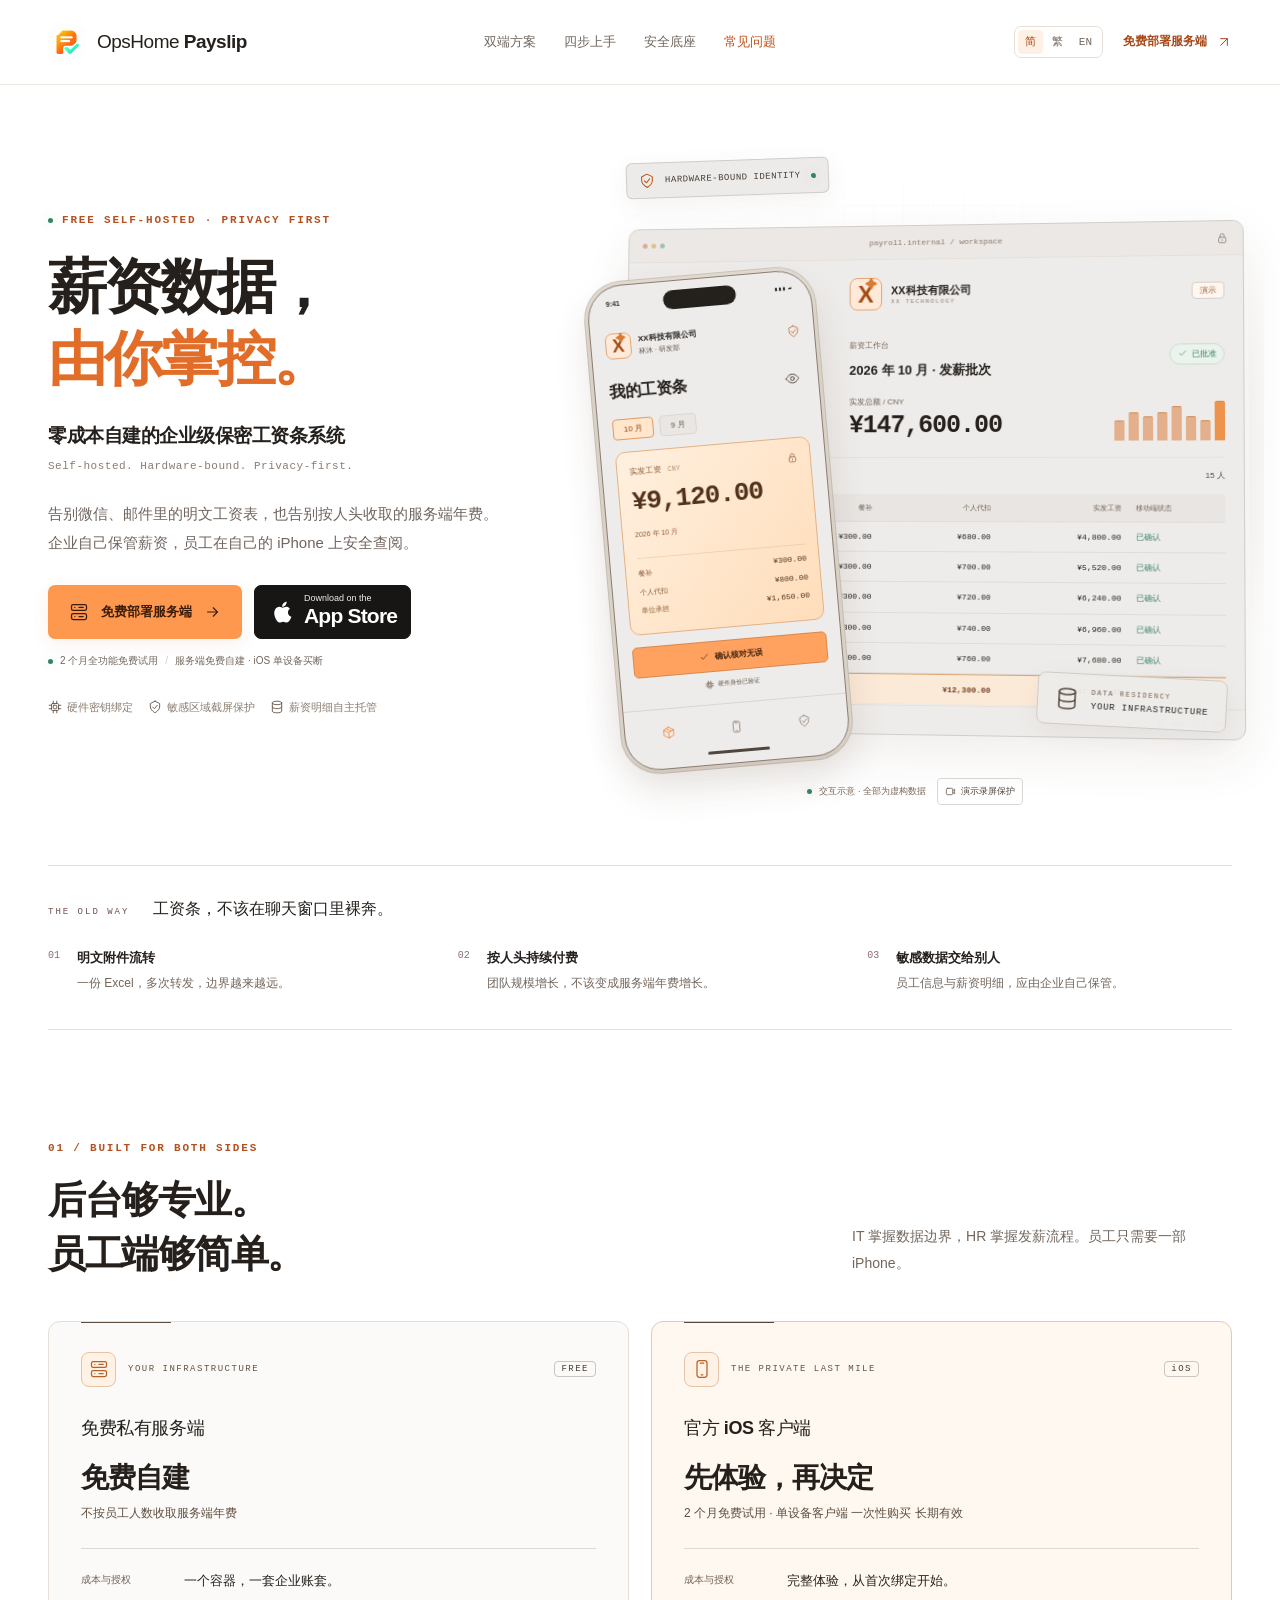
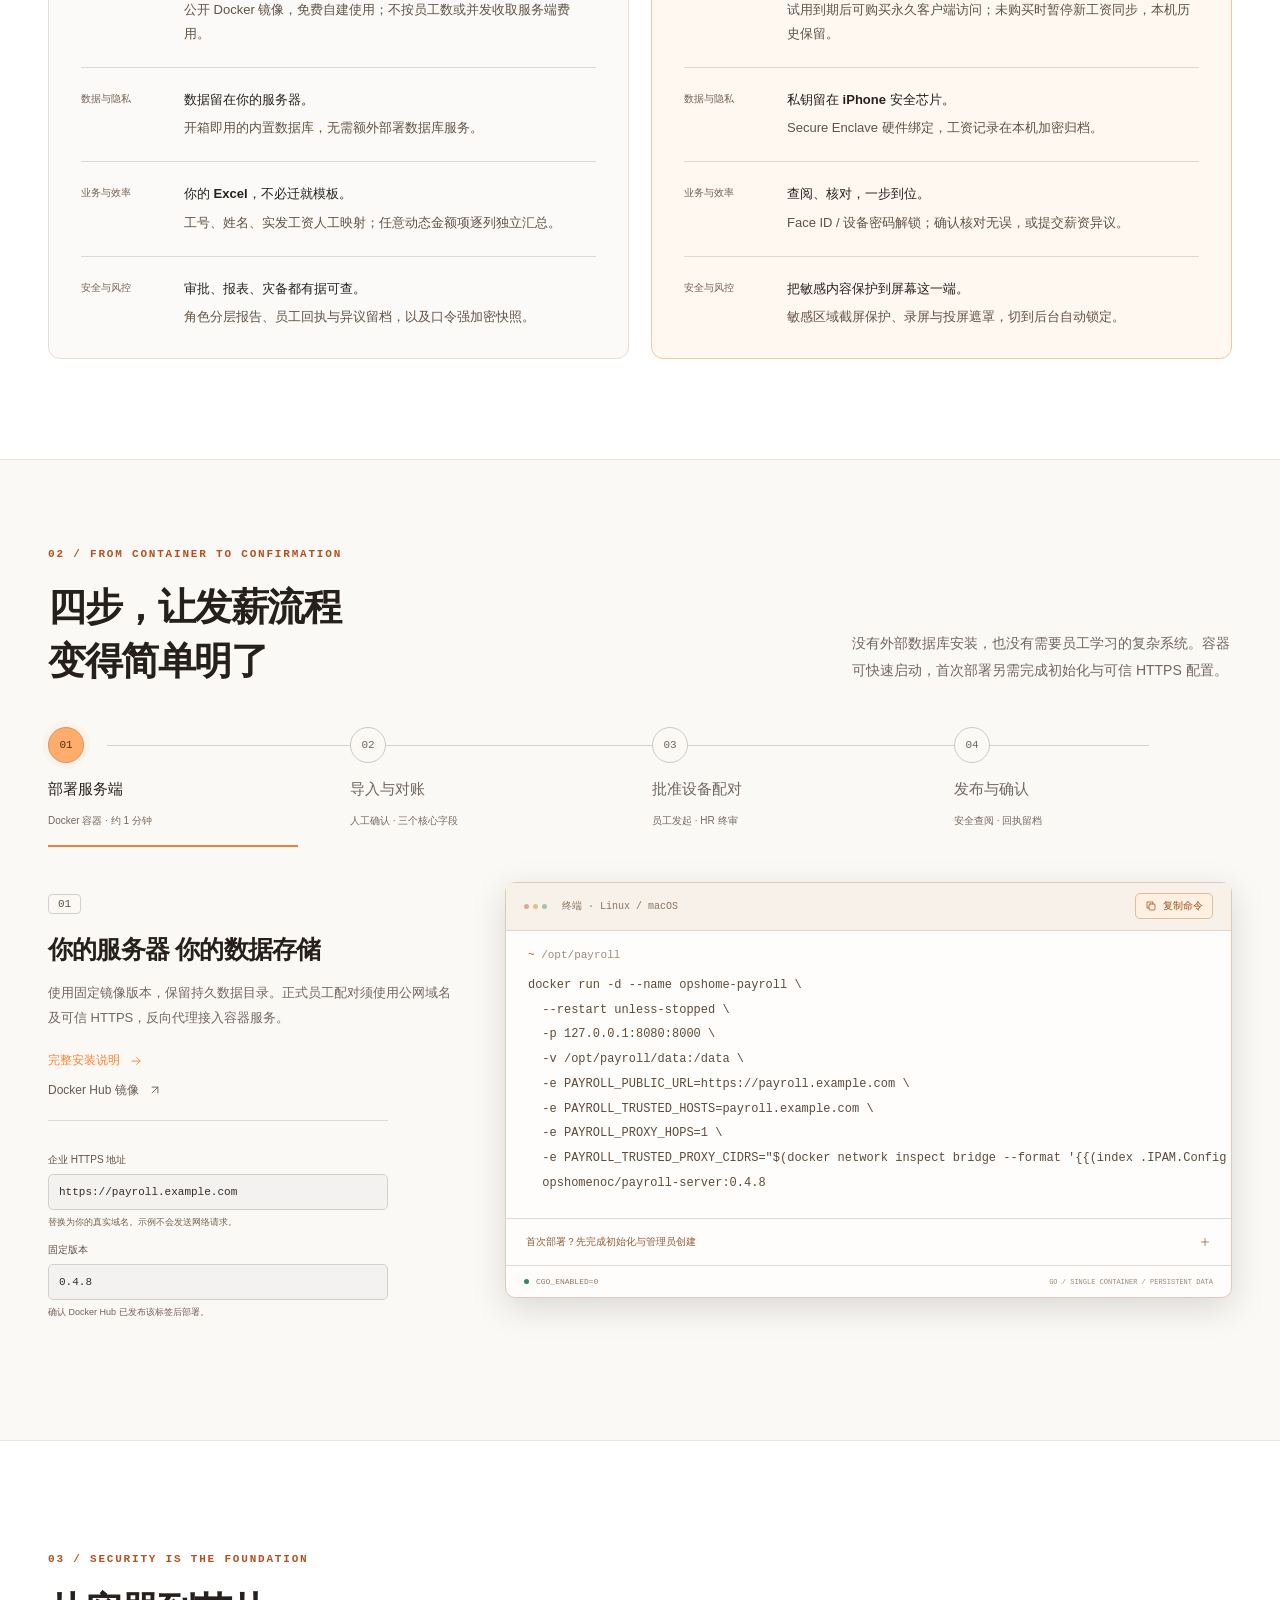
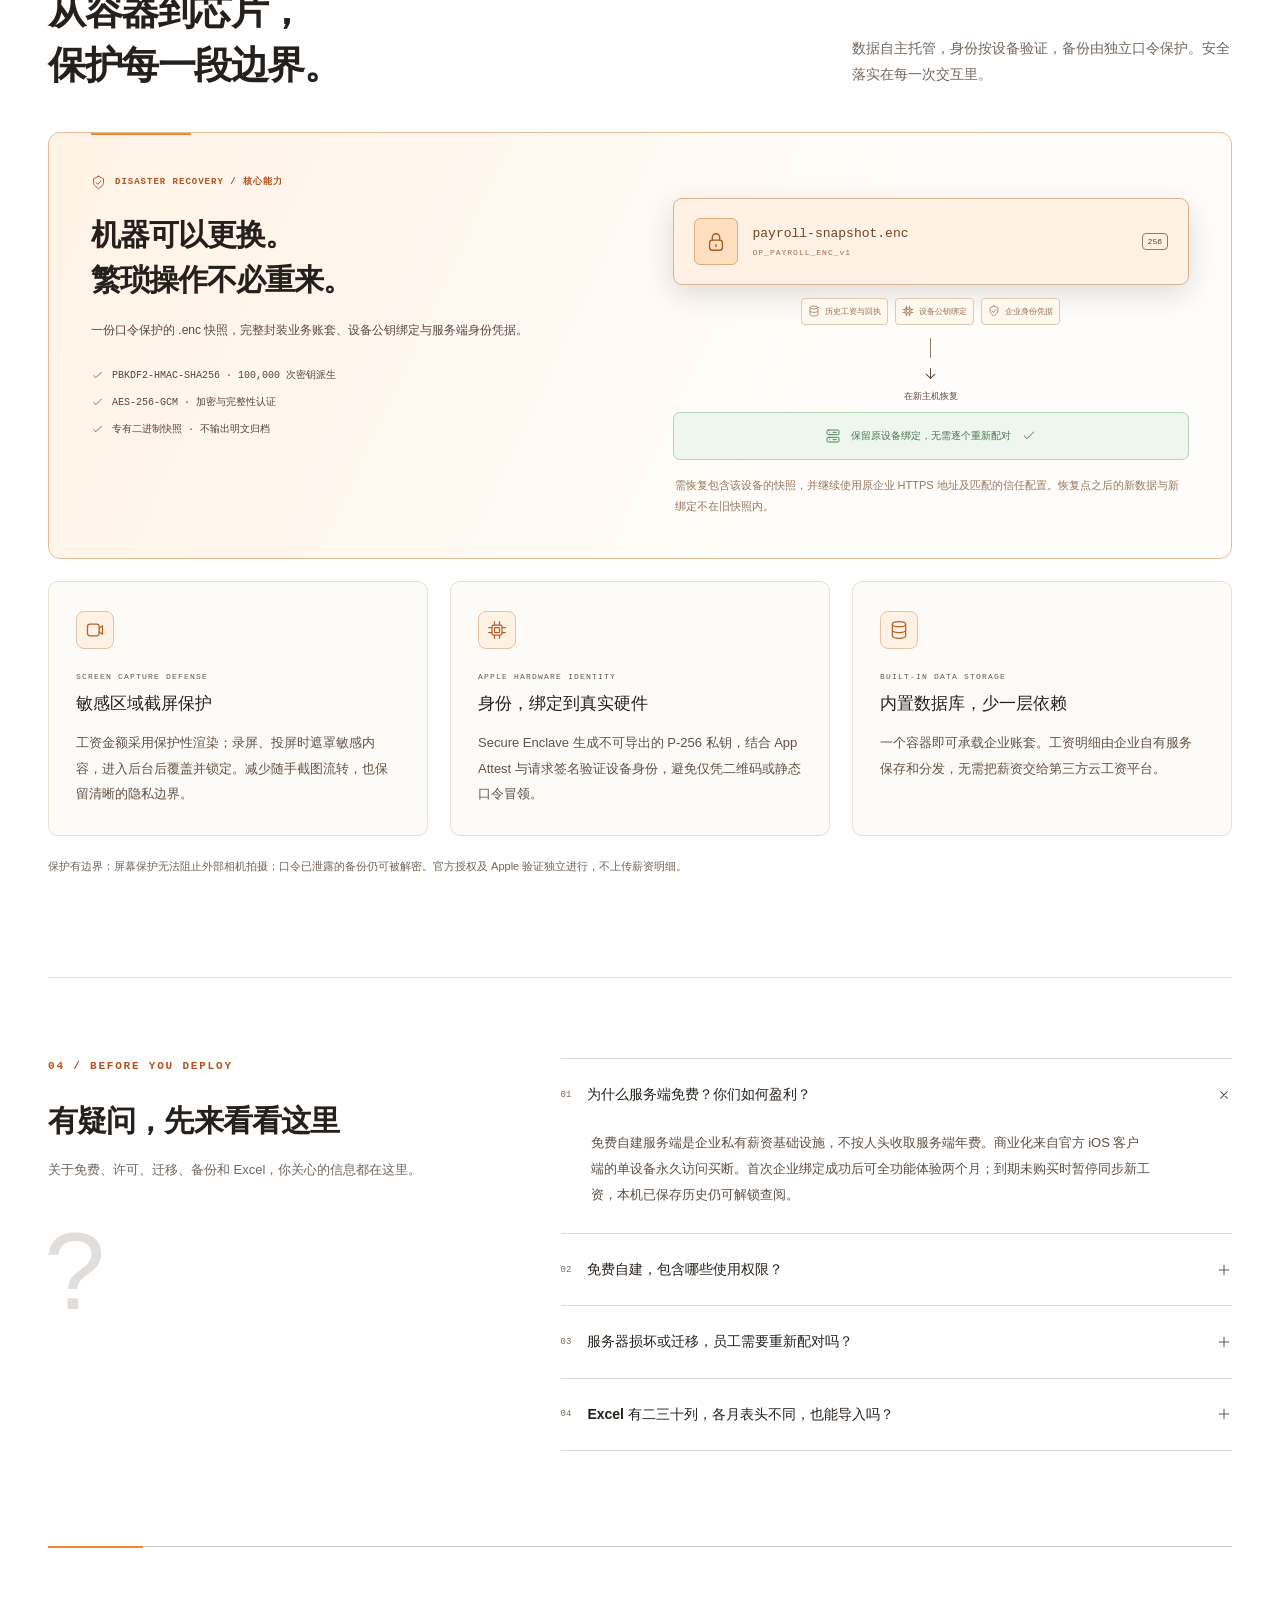
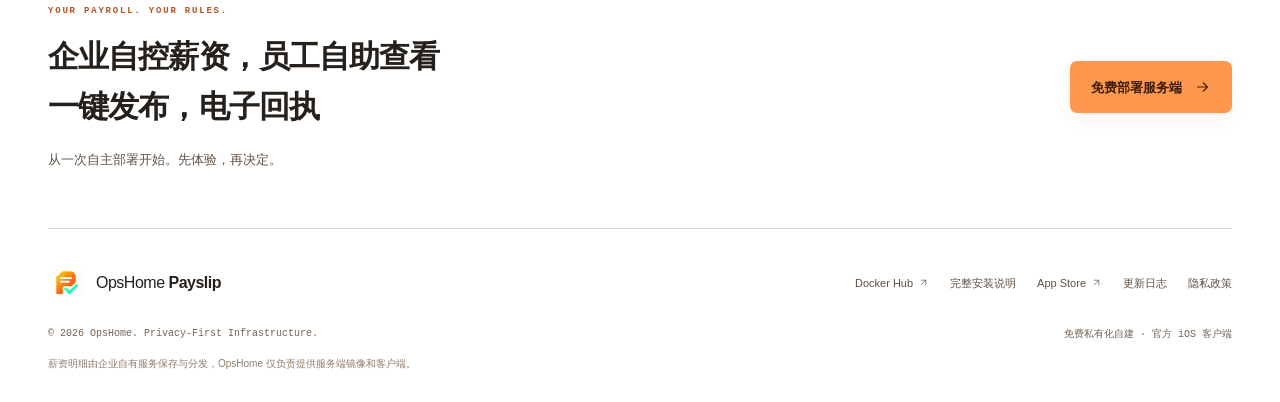
<file: docs/index.html>
<!doctype html>
<html lang="zh-CN"><head><meta charset="utf-8"><meta name="viewport" content="width=device-width,initial-scale=1"><meta name="theme-color" content="#ffffff"><title>OpsHome Payslip｜免费自建，薪资由你掌控</title><meta name="description" content="免费私有化自建服务端，搭配硬件绑定的官方 iOS 客户端。动态 Excel 对账、审批回执与口令加密灾备，让薪资明细留在企业自己的服务器。"><link rel="canonical" href="https://cisco-262.github.io/payroll-web/"><link rel="alternate" hreflang="zh-CN" href="https://cisco-262.github.io/payroll-web/"><link rel="alternate" hreflang="zh-HK" href="https://cisco-262.github.io/payroll-web/zh-hk/"><link rel="alternate" hreflang="en" href="https://cisco-262.github.io/payroll-web/en/"><link rel="alternate" hreflang="x-default" href="https://cisco-262.github.io/payroll-web/"><meta property="og:title" content="OpsHome Payslip｜免费自建，薪资由你掌控"><meta property="og:description" content="免费私有化自建服务端，搭配硬件绑定的官方 iOS 客户端。动态 Excel 对账、审批回执与口令加密灾备，让薪资明细留在企业自己的服务器。"><meta property="og:type" content="website"><meta property="og:url" content="https://cisco-262.github.io/payroll-web/"><meta property="og:image" content="https://cisco-262.github.io/payroll-web/assets/logo.png"><link rel="icon" href="assets/favicon.png"><link rel="stylesheet" href="assets/site.css?v=20261031"><script src="assets/site.js?v=20261031" defer></script></head>
<body data-locale="zh-CN"><a class="skip" href="#main">跳至正文</a>
<header class="header"><div class="wrap header-inner"><a class="brand" href="./" aria-label="OpsHome Payslip"><img src="assets/logo.png" width="37" height="37" alt=""><span>OpsHome <b>Payslip</b></span></a><nav id="main-nav" aria-label="展开导航"><a href="#solution">双端方案</a><a href="#deployment">四步上手</a><a href="#security">安全底座</a><a href="#faq">常见问题</a></nav><div class="header-actions"><div class="language-control" aria-label="Language"><a href="./" lang="zh-CN" aria-current="page">简</a><a href="zh-hk/" lang="zh-HK">繁</a><a href="en/" lang="en">EN</a></div><a class="header-cta" href="#deployment">免费部署服务端 <svg class="icon" viewBox="0 0 24 24" fill="none" stroke="currentColor" stroke-width="1.5" stroke-linecap="round" stroke-linejoin="round" aria-hidden="true"><path d="M7 17 17 7M7 7h10v10"/></svg></a><button class="menu-button" aria-label="展开导航" aria-expanded="false" aria-controls="main-nav"><svg class="icon" viewBox="0 0 24 24" fill="none" stroke="currentColor" stroke-width="1.5" stroke-linecap="round" stroke-linejoin="round" aria-hidden="true"><path d="M4 7h16M4 12h16M4 17h16"/></svg></button></div></div></header>
<main id="main"><section class="hero wrap"><div class="hero-copy"><p class="eyebrow"><span class="tiny-dot"></span>FREE SELF-HOSTED · PRIVACY FIRST</p><h1>薪资数据，<br><span>由你掌控。</span></h1><p class="hero-line">零成本自建的企业级保密工资条系统</p><p class="hero-english">Self-hosted. Hardware-bound. Privacy-first.</p><p class="hero-lead">告别微信、邮件里的明文工资表，也告别按人头收取的服务端年费。企业自己保管薪资，员工在自己的 iPhone 上安全查阅。</p><div class="hero-actions"><a class="button primary" href="#deployment"><svg class="icon" viewBox="0 0 24 24" fill="none" stroke="currentColor" stroke-width="1.5" stroke-linecap="round" stroke-linejoin="round" aria-hidden="true"><rect x="3" y="3" width="18" height="7" rx="2"/><rect x="3" y="14" width="18" height="7" rx="2"/><path d="M7 6.5h.01M7 17.5h.01M12 6.5h5m-5 11h5"/></svg>免费部署服务端<svg class="icon" viewBox="0 0 24 24" fill="none" stroke="currentColor" stroke-width="1.5" stroke-linecap="round" stroke-linejoin="round" aria-hidden="true"><path d="M5 12h14M13 6l6 6-6 6"/></svg></a><a class="app-store" href="https://apps.apple.com/app/id6827447163" target="_blank" rel="noopener noreferrer" aria-label="下载员工端"><svg class="icon" viewBox="0 0 24 24" fill="none" stroke="currentColor" stroke-width="1.5" stroke-linecap="round" stroke-linejoin="round" aria-hidden="true"><path fill="currentColor" stroke="none" d="M17.1 12.4c0-2 1.6-3 1.7-3.1-1-1.5-2.5-1.7-3.1-1.7-1.3-.1-2.5.8-3.1.8-.7 0-1.7-.8-2.8-.8-1.5 0-2.9.9-3.7 2.2-1.6 2.7-.4 6.8 1.1 9 .8 1.1 1.6 2.3 2.8 2.2 1.1 0 1.6-.7 3-.7s1.8.7 3 .7 2-1.1 2.8-2.2c.9-1.3 1.3-2.6 1.3-2.7-.1 0-3-.9-3-3.7ZM15 6.2c.6-.8 1.1-1.9 1-3-.9 0-2.1.6-2.8 1.4-.6.7-1.2 1.8-1.1 2.9 1.1.1 2.2-.6 2.9-1.3Z"/></svg><span><small>Download on the</small><strong>App Store</strong></span></a></div><p class="trial-line"><span class="tiny-dot"></span>2 个月全功能免费试用<span class="trial-divider">/</span><span>服务端免费自建 · iOS 单设备买断</span></p><div class="hero-assurances"><span><svg class="icon" viewBox="0 0 24 24" fill="none" stroke="currentColor" stroke-width="1.5" stroke-linecap="round" stroke-linejoin="round" aria-hidden="true"><rect x="6" y="6" width="12" height="12" rx="2"/><rect x="9" y="9" width="6" height="6" rx="1"/><path d="M9 2v4m6-4v4M9 18v4m6-4v4M2 9h4m-4 6h4m12-6h4m-4 6h4"/></svg>硬件密钥绑定</span><span><svg class="icon" viewBox="0 0 24 24" fill="none" stroke="currentColor" stroke-width="1.5" stroke-linecap="round" stroke-linejoin="round" aria-hidden="true"><path d="m12 2 8 4v6c0 5-8 10-8 10S4 17 4 12V6l8-4Z"/><path d="m8 12 3 3 5-6"/></svg>敏感区域截屏保护</span><span><svg class="icon" viewBox="0 0 24 24" fill="none" stroke="currentColor" stroke-width="1.5" stroke-linecap="round" stroke-linejoin="round" aria-hidden="true"><ellipse cx="12" cy="5" rx="8" ry="3"/><path d="M4 5v14c0 4 16 4 16 0V5M4 12c0 4 16 4 16 0"/></svg>薪资明细自主托管</span></div></div>
<div class="hero-art" aria-label="交互示意 · 全部为虚构数据"><div class="art-grid" aria-hidden="true"></div><div class="art-orbit" aria-hidden="true"></div><div class="signature-pill"><svg class="icon" viewBox="0 0 24 24" fill="none" stroke="currentColor" stroke-width="1.5" stroke-linecap="round" stroke-linejoin="round" aria-hidden="true"><path d="m12 2 8 4v6c0 5-8 10-8 10S4 17 4 12V6l8-4Z"/><path d="m8 12 3 3 5-6"/></svg><span>HARDWARE-BOUND IDENTITY</span><span class="tiny-dot"></span></div>
<div class="desktop-demo"><div class="window-bar"><span class="window-dots" aria-hidden="true"><i></i><i></i><i></i></span><span>payroll.internal / workspace</span><svg class="icon" viewBox="0 0 24 24" fill="none" stroke="currentColor" stroke-width="1.5" stroke-linecap="round" stroke-linejoin="round" aria-hidden="true"><rect x="5" y="10" width="14" height="11" rx="3"/><path d="M8 10V7a4 4 0 0 1 8 0v3m-4 5v2"/></svg></div><div class="desktop-content"><div class="workspace-top"><div class="company-symbol" aria-hidden="true">X<span>✦</span></div><div><b>XX科技有限公司</b><small>XX TECHNOLOGY</small></div><span class="demo-chip">演示</span></div><div class="workspace-title"><div><small>薪资工作台</small><h3 data-batch-label>2026 年 10 月 · 发薪批次</h3></div><span class="status approved"><svg class="icon" viewBox="0 0 24 24" fill="none" stroke="currentColor" stroke-width="1.5" stroke-linecap="round" stroke-linejoin="round" aria-hidden="true"><path d="m5 12 4 4L19 6"/></svg>已批准</span></div><div class="workspace-summary"><div><small>实发总额 / CNY</small><strong data-payroll-total>¥147,600.00</strong></div><div class="mini-chart" aria-hidden="true"><i></i><i></i><i></i><i></i><i></i><i></i><i></i><i></i></div></div><div class="table-toolbar"><span class="tiny-dot"></span>动态字段 · 已人工核对<span>15 人</span></div><div class="demo-table-scroll" tabindex="0" aria-label="动态字段 · 已人工核对"><table class="demo-table"><thead><tr><th>工号</th><th>姓名</th><th>餐补</th><th>个人代扣</th><th>实发工资</th><th>移动端状态</th></tr></thead><tbody id="demo-payroll-rows"></tbody><tfoot><tr><td colspan="2">合计（共 15 人）</td><td data-column-total="meal">¥4,500.00</td><td data-column-total="withheld">¥12,300.00</td><td data-column-total="net">¥147,600.00</td><td>—</td></tr></tfoot></table></div></div><div class="desktop-bottom"><span><svg class="icon" viewBox="0 0 24 24" fill="none" stroke="currentColor" stroke-width="1.5" stroke-linecap="round" stroke-linejoin="round" aria-hidden="true"><ellipse cx="12" cy="5" rx="8" ry="3"/><path d="M4 5v14c0 4 16 4 16 0V5M4 12c0 4 16 4 16 0"/></svg> BUILT-IN DATABASE</span><span><svg class="icon" viewBox="0 0 24 24" fill="none" stroke="currentColor" stroke-width="1.5" stroke-linecap="round" stroke-linejoin="round" aria-hidden="true"><rect x="5" y="10" width="14" height="11" rx="3"/><path d="M8 10V7a4 4 0 0 1 8 0v3m-4 5v2"/></svg> AES-256-GCM</span></div></div>
<div class="phone-demo"><div class="phone-island" aria-hidden="true"></div><div class="phone-status"><span>9:41</span><span aria-hidden="true">▮▮▮ ▰</span></div><div class="phone-company"><span class="company-symbol small">X<span>✦</span></span><div><b>XX科技有限公司</b><small>林沐 · 研发部</small></div><svg class="icon" viewBox="0 0 24 24" fill="none" stroke="currentColor" stroke-width="1.5" stroke-linecap="round" stroke-linejoin="round" aria-hidden="true"><path d="m12 2 8 4v6c0 5-8 10-8 10S4 17 4 12V6l8-4Z"/><path d="m8 12 3 3 5-6"/></svg></div><div class="phone-heading"><h3>我的工资条</h3><button class="icon-button" id="toggle-amounts" aria-label="演示金额隐藏" aria-pressed="false"><svg class="icon" viewBox="0 0 24 24" fill="none" stroke="currentColor" stroke-width="1.5" stroke-linecap="round" stroke-linejoin="round" aria-hidden="true"><path d="M2 12s4-7 10-7 10 7 10 7-4 7-10 7S2 12 2 12Z"/><circle cx="12" cy="12" r="3"/></svg></button></div><div class="phone-months" aria-label="2026 年 10 月"><button data-month="0" aria-pressed="true">10 月</button><button data-month="1" aria-pressed="false">9 月</button></div><div class="salary-card"><div class="salary-card-top"><span>实发工资 <small>CNY</small></span><svg class="icon" viewBox="0 0 24 24" fill="none" stroke="currentColor" stroke-width="1.5" stroke-linecap="round" stroke-linejoin="round" aria-hidden="true"><rect x="5" y="10" width="14" height="11" rx="3"/><path d="M8 10V7a4 4 0 0 1 8 0v3m-4 5v2"/></svg></div><strong class="salary-number" data-phone-net>¥9,120.00</strong><small data-phone-period>2026 年 10 月</small><div class="salary-divider"></div><div class="salary-line"><span>餐补</span><b data-phone-detail="0">—</b></div><div class="salary-line"><span>个人代扣</span><b data-phone-detail="1">—</b></div><div class="salary-line"><span>单位承担</span><b data-phone-detail="2">—</b></div><div class="capture-mask" hidden><span><svg class="icon" viewBox="0 0 24 24" fill="none" stroke="currentColor" stroke-width="1.5" stroke-linecap="round" stroke-linejoin="round" aria-hidden="true"><path d="m12 2 8 4v6c0 5-8 10-8 10S4 17 4 12V6l8-4Z"/><path d="m8 12 3 3 5-6"/></svg></span><b>敏感内容已遮罩</b><small>录屏 / 投屏保护示意</small></div></div><button class="phone-confirm" id="demo-confirm"><svg class="icon" viewBox="0 0 24 24" fill="none" stroke="currentColor" stroke-width="1.5" stroke-linecap="round" stroke-linejoin="round" aria-hidden="true"><path d="m5 12 4 4L19 6"/></svg><span>确认核对无误</span></button><div class="hardware-note"><svg class="icon" viewBox="0 0 24 24" fill="none" stroke="currentColor" stroke-width="1.5" stroke-linecap="round" stroke-linejoin="round" aria-hidden="true"><rect x="6" y="6" width="12" height="12" rx="2"/><rect x="9" y="9" width="6" height="6" rx="1"/><path d="M9 2v4m6-4v4M9 18v4m6-4v4M2 9h4m-4 6h4m12-6h4m-4 6h4"/></svg>硬件身份已验证</div><div class="phone-nav" aria-hidden="true"><span><svg class="icon" viewBox="0 0 24 24" fill="none" stroke="currentColor" stroke-width="1.5" stroke-linecap="round" stroke-linejoin="round" aria-hidden="true"><path d="m12 2 9 5-9 5-9-5 9-5Zm-9 5v10l9 5 9-5V7m-9 5v10M7.5 4.5l9 5"/></svg></span><span><svg class="icon" viewBox="0 0 24 24" fill="none" stroke="currentColor" stroke-width="1.5" stroke-linecap="round" stroke-linejoin="round" aria-hidden="true"><rect x="6" y="2" width="12" height="20" rx="3"/><path d="M10 5h4m-3 14h2"/></svg></span><span><svg class="icon" viewBox="0 0 24 24" fill="none" stroke="currentColor" stroke-width="1.5" stroke-linecap="round" stroke-linejoin="round" aria-hidden="true"><path d="m12 2 8 4v6c0 5-8 10-8 10S4 17 4 12V6l8-4Z"/><path d="m8 12 3 3 5-6"/></svg></span></div><div class="phone-home" aria-hidden="true"></div></div>
<div class="data-pill"><svg class="icon" viewBox="0 0 24 24" fill="none" stroke="currentColor" stroke-width="1.5" stroke-linecap="round" stroke-linejoin="round" aria-hidden="true"><ellipse cx="12" cy="5" rx="8" ry="3"/><path d="M4 5v14c0 4 16 4 16 0V5M4 12c0 4 16 4 16 0"/></svg><div><small>DATA RESIDENCY</small><strong>YOUR INFRASTRUCTURE</strong></div></div><div class="art-caption"><span class="tiny-dot"></span>交互示意 · 全部为虚构数据<button id="capture-demo" aria-pressed="false"><svg class="icon" viewBox="0 0 24 24" fill="none" stroke="currentColor" stroke-width="1.5" stroke-linecap="round" stroke-linejoin="round" aria-hidden="true"><rect x="3" y="5" width="14" height="14" rx="3"/><path d="m17 10 4-3v10l-4-3"/></svg><span>演示录屏保护</span></button></div></div></section>
<section class="pain-section wrap" aria-labelledby="pain-title"><div class="pain-title"><span>THE OLD WAY</span><h2 id="pain-title">工资条，不该在聊天窗口里裸奔。</h2></div><div class="pain-grid"><div><span class="pain-index">01</span><h3>明文附件流转</h3><p>一份 Excel，多次转发，边界越来越远。</p></div><div><span class="pain-index">02</span><h3>按人头持续付费</h3><p>团队规模增长，不该变成服务端年费增长。</p></div><div><span class="pain-index">03</span><h3>敏感数据交给别人</h3><p>员工信息与薪资明细，应由企业自己保管。</p></div></div></section>
<section class="section wrap" id="solution"><div class="section-heading"><div><p class="eyebrow">01 / BUILT FOR BOTH SIDES</p><h2>后台够专业。<br>员工端够简单。</h2></div><p>IT 掌握数据边界，HR 掌握发薪流程。员工只需要一部 iPhone。</p></div><div class="comparison-grid"><article class="comparison-card server"><div class="comparison-top"><span class="feature-icon"><svg class="icon" viewBox="0 0 24 24" fill="none" stroke="currentColor" stroke-width="1.5" stroke-linecap="round" stroke-linejoin="round" aria-hidden="true"><rect x="3" y="3" width="18" height="7" rx="2"/><rect x="3" y="14" width="18" height="7" rx="2"/><path d="M7 6.5h.01M7 17.5h.01M12 6.5h5m-5 11h5"/></svg></span><span>YOUR INFRASTRUCTURE</span><span class="side-tag">FREE</span></div><h3>免费私有服务端</h3><div class="comparison-price">免费自建</div><p class="comparison-sub">不按员工人数收取服务端年费</p><div class="comparison-features"><div class="comparison-row"><small>成本与授权</small><div><h4>一个容器，一套企业账套。</h4><p>公开 Docker 镜像，免费自建使用；不按员工数或并发收取服务端费用。</p></div></div><div class="comparison-row"><small>数据与隐私</small><div><h4>数据留在你的服务器。</h4><p>开箱即用的内置数据库，无需额外部署数据库服务。</p></div></div><div class="comparison-row"><small>业务与效率</small><div><h4>你的 Excel，不必迁就模板。</h4><p>工号、姓名、实发工资人工映射；任意动态金额项逐列独立汇总。</p></div></div><div class="comparison-row"><small>安全与风控</small><div><h4>审批、报表、灾备都有据可查。</h4><p>角色分层报告、员工回执与异议留档，以及口令强加密快照。</p></div></div></div></article><article class="comparison-card client"><div class="comparison-top"><span class="feature-icon"><svg class="icon" viewBox="0 0 24 24" fill="none" stroke="currentColor" stroke-width="1.5" stroke-linecap="round" stroke-linejoin="round" aria-hidden="true"><rect x="6" y="2" width="12" height="20" rx="3"/><path d="M10 5h4m-3 14h2"/></svg></span><span>THE PRIVATE LAST MILE</span><span class="side-tag">iOS</span></div><h3>官方 iOS 客户端</h3><div class="comparison-price">先体验，再决定</div><p class="comparison-sub">2 个月免费试用 · 单设备客户端 一次性购买 长期有效</p><div class="comparison-features"><div class="comparison-row"><small>成本与授权</small><div><h4>完整体验，从首次绑定开始。</h4><p>试用到期后可购买永久客户端访问；未购买时暂停新工资同步，本机历史保留。</p></div></div><div class="comparison-row"><small>数据与隐私</small><div><h4>私钥留在 iPhone 安全芯片。</h4><p>Secure Enclave 硬件绑定，工资记录在本机加密归档。</p></div></div><div class="comparison-row"><small>业务与效率</small><div><h4>查阅、核对，一步到位。</h4><p>Face ID / 设备密码解锁；确认核对无误，或提交薪资异议。</p></div></div><div class="comparison-row"><small>安全与风控</small><div><h4>把敏感内容保护到屏幕这一端。</h4><p>敏感区域截屏保护、录屏与投屏遮罩，切到后台自动锁定。</p></div></div></div></article></div></section>
<section class="workflow-section" id="deployment"><div class="wrap"><div class="section-heading"><div><p class="eyebrow">02 / FROM CONTAINER TO CONFIRMATION</p><h2>四步，让发薪流程<br>变得简单明了</h2></div><p>没有外部数据库安装，也没有需要员工学习的复杂系统。容器可快速启动，首次部署另需完成初始化与可信 HTTPS 配置。</p></div><div class="step-tabs" role="tablist" aria-label="四步上手"><button class="step-tab" id="step-tab-0" role="tab" aria-selected="true" aria-controls="step-panel-0" tabindex="0" data-step="0"><span class="step-number">01</span><b>部署服务端</b><small>Docker 容器 · 约 1 分钟</small></button><button class="step-tab" id="step-tab-1" role="tab" aria-selected="false" aria-controls="step-panel-1" tabindex="-1" data-step="1"><span class="step-number">02</span><b>导入与对账</b><small>人工确认 · 三个核心字段</small></button><button class="step-tab" id="step-tab-2" role="tab" aria-selected="false" aria-controls="step-panel-2" tabindex="-1" data-step="2"><span class="step-number">03</span><b>批准设备配对</b><small>员工发起 · HR 终审</small></button><button class="step-tab" id="step-tab-3" role="tab" aria-selected="false" aria-controls="step-panel-3" tabindex="-1" data-step="3"><span class="step-number">04</span><b>发布与确认</b><small>安全查阅 · 回执留档</small></button></div>
<div class="step-panels"><section class="step-panel" id="step-panel-0" role="tabpanel" aria-labelledby="step-tab-0"><div class="step-description"><span class="outline-number">01</span><h3>你的服务器 你的数据存储</h3><p>使用固定镜像版本，保留持久数据目录。正式员工配对须使用公网域名及可信 HTTPS，反向代理接入容器服务。</p><a class="text-link" href="quickstart.html">完整安装说明<svg class="icon" viewBox="0 0 24 24" fill="none" stroke="currentColor" stroke-width="1.5" stroke-linecap="round" stroke-linejoin="round" aria-hidden="true"><path d="M5 12h14M13 6l6 6-6 6"/></svg></a><a class="text-link subdued" href="https://hub.docker.com/r/opshomenoc/payroll-server" target="_blank" rel="noopener noreferrer">Docker Hub 镜像<svg class="icon" viewBox="0 0 24 24" fill="none" stroke="currentColor" stroke-width="1.5" stroke-linecap="round" stroke-linejoin="round" aria-hidden="true"><path d="M7 17 17 7M7 7h10v10"/></svg></a><div class="deployment-fields"><label>企业 HTTPS 地址<input id="deploy-domain" type="url" value="https://payroll.example.com" spellcheck="false" aria-describedby="domain-note"></label><small id="domain-note">替换为你的真实域名。示例不会发送网络请求。</small><label>固定版本<input id="deploy-version" value="0.4.8" pattern="v?[0-9]+\.[0-9]+\.[0-9]+" spellcheck="false"></label><small>确认 Docker Hub 已发布该标签后部署。</small></div></div><div class="terminal"><div class="terminal-top"><span class="window-dots" aria-hidden="true"><i></i><i></i><i></i></span><span>终端 · Linux / macOS</span><button class="copy-button" data-copy="deploy-command"><svg class="icon" viewBox="0 0 24 24" fill="none" stroke="currentColor" stroke-width="1.5" stroke-linecap="round" stroke-linejoin="round" aria-hidden="true"><rect x="8" y="8" width="12" height="12" rx="2"/><path d="M16 8V4H4v12h4"/></svg><span>复制命令</span></button></div><div class="terminal-location"><span>~</span> /opt/payroll</div><pre tabindex="0"><code id="deploy-command">docker run -d --name opshome-payroll \
  --restart unless-stopped \
  -p 127.0.0.1:8080:8000 \
  -v /opt/payroll/data:/data \
  -e PAYROLL_PUBLIC_URL=https://payroll.example.com \
  -e PAYROLL_TRUSTED_HOSTS=payroll.example.com \
  opshomenoc/payroll-server:0.4.8</code></pre><details class="init-details"><summary>首次部署？先完成初始化与管理员创建<svg class="icon" viewBox="0 0 24 24" fill="none" stroke="currentColor" stroke-width="1.5" stroke-linecap="round" stroke-linejoin="round" aria-hidden="true"><path d="M12 5v14M5 12h14"/></svg></summary><pre tabindex="0"><code id="init-command"></code></pre><button class="copy-button" data-copy="init-command"><svg class="icon" viewBox="0 0 24 24" fill="none" stroke="currentColor" stroke-width="1.5" stroke-linecap="round" stroke-linejoin="round" aria-hidden="true"><rect x="8" y="8" width="12" height="12" rx="2"/><path d="M16 8V4H4v12h4"/></svg><span>复制初始化命令</span></button></details><div class="terminal-foot"><span class="tiny-dot"></span>CGO_ENABLED=0 <span>GO / SINGLE CONTAINER / PERSISTENT DATA</span></div></div></section>
<section class="step-panel" id="step-panel-1" role="tabpanel" aria-labelledby="step-tab-1" hidden><div class="step-description"><span class="outline-number">02</span><h3>表头由你定义，系统负责对齐。</h3><p>HR 每次必须人工选择三列；其他金额、津贴和备注按原表完整展开，底部各列独立求和。</p><span class="technical-label">DYNAMIC SCHEMA / COLUMN-WISE SUM</span></div><div class="mapping-demo"><div class="component-top"><svg class="icon" viewBox="0 0 24 24" fill="none" stroke="currentColor" stroke-width="1.5" stroke-linecap="round" stroke-linejoin="round" aria-hidden="true"><path d="m12 2 9 5-9 5-9-5 9-5Zm-9 5v10l9 5 9-5V7m-9 5v10M7.5 4.5l9 5"/></svg> Payroll_October.xlsx <span class="status approved">15 × 6</span></div><label class="mapping-choice">工号 · 必选<span>员工编号<span aria-hidden="true">⌄</span></span></label><label class="mapping-choice">姓名 · 必选<span>员工姓名<span aria-hidden="true">⌄</span></span></label><label class="mapping-choice">实发工资 · 必选<span>银行卡实发<span aria-hidden="true">⌄</span></span></label><div class="mapping-checks"><span><svg class="icon" viewBox="0 0 24 24" fill="none" stroke="currentColor" stroke-width="1.5" stroke-linecap="round" stroke-linejoin="round" aria-hidden="true"><path d="m5 12 4 4L19 6"/></svg>核心字段已人工确认</span><span><svg class="icon" viewBox="0 0 24 24" fill="none" stroke="currentColor" stroke-width="1.5" stroke-linecap="round" stroke-linejoin="round" aria-hidden="true"><path d="m5 12 4 4L19 6"/></svg>15 行完整呈现</span><span><svg class="icon" viewBox="0 0 24 24" fill="none" stroke="currentColor" stroke-width="1.5" stroke-linecap="round" stroke-linejoin="round" aria-hidden="true"><path d="m5 12 4 4L19 6"/></svg>逐列合计可核对</span></div><p>餐补、津贴、代扣……名称不限，列数按真实文件解析。</p></div></section>
<section class="step-panel" id="step-panel-2" role="tabpanel" aria-labelledby="step-tab-2" hidden><div class="step-description"><span class="outline-number">03</span><h3>员工先出示，HR 再批准。</h3><p>员工在官方 App 输入或扫描企业地址，生成本机专用配对码。HR 按工号核对设备，批准后完成激活。</p><span class="technical-label">EMPLOYEE → HR → HARDWARE IDENTITY</span></div><div class="pairing-demo"><div class="pairing-code"><span>本机配对码</span><strong>8042 1679</strong><small>5 分钟有效 · 虚构示意码</small></div><div class="pairing-identity"><svg class="icon" viewBox="0 0 24 24" fill="none" stroke="currentColor" stroke-width="1.5" stroke-linecap="round" stroke-linejoin="round" aria-hidden="true"><rect x="6" y="2" width="12" height="20" rx="3"/><path d="M10 5h4m-3 14h2"/></svg><div><b>员工工号 E1007</b><span>林沐 · iPhone</span></div><svg class="qr-illustration" id="demo-qr" viewBox="0 0 25 25" aria-label="示意图形 · 不可用于配对"><title>示意图形 · 不可用于配对</title></svg></div><button class="button primary" id="approve-demo"><svg class="icon" viewBox="0 0 24 24" fill="none" stroke="currentColor" stroke-width="1.5" stroke-linecap="round" stroke-linejoin="round" aria-hidden="true"><path d="m5 12 4 4L19 6"/></svg><span>批准激活设备</span></button><small class="fine-print">示意图形 · 不可用于配对</small></div></section>
<section class="step-panel" id="step-panel-3" role="tabpanel" aria-labelledby="step-tab-3" hidden><div class="step-description"><span class="outline-number">04</span><h3>发出去，也把确认留住。</h3><p>批次审批通过后由授权人员发布。员工通过 App 安全同步工资条，确认或提交异议；反馈与时间戳留在企业账套。</p><span class="technical-label">APPROVAL / PUBLICATION / RECEIPT</span></div><div class="receipt-demo"><div><span class="receipt-dot"><svg class="icon" viewBox="0 0 24 24" fill="none" stroke="currentColor" stroke-width="1.5" stroke-linecap="round" stroke-linejoin="round" aria-hidden="true"><path d="m5 12 4 4L19 6"/></svg></span><div><small>审批留痕</small><b>批次已批准</b></div><time>10:24</time></div><div><span class="receipt-dot"><svg class="icon" viewBox="0 0 24 24" fill="none" stroke="currentColor" stroke-width="1.5" stroke-linecap="round" stroke-linejoin="round" aria-hidden="true"><path d="m5 12 4 4L19 6"/></svg></span><div><small>企业直达设备</small><b>授权人员已发布</b></div><time>10:28</time></div><div><span class="receipt-dot"><svg class="icon" viewBox="0 0 24 24" fill="none" stroke="currentColor" stroke-width="1.5" stroke-linecap="round" stroke-linejoin="round" aria-hidden="true"><path d="m5 12 4 4L19 6"/></svg></span><div><small>回执存证</small><b>员工确认核对无误</b></div><time>10:32</time></div><p>示例不连接真实企业；通知送达取决于企业配置及设备网络。</p></div></section></div></div></section>
<section class="section wrap" id="security"><div class="section-heading"><div><p class="eyebrow">03 / SECURITY IS THE FOUNDATION</p><h2>从容器到芯片，<br>保护每一段边界。</h2></div><p>数据自主托管，身份按设备验证，备份由独立口令保护。安全落实在每一次交互里。</p></div><article class="recovery-card"><div class="recovery-copy"><p class="eyebrow"><svg class="icon" viewBox="0 0 24 24" fill="none" stroke="currentColor" stroke-width="1.5" stroke-linecap="round" stroke-linejoin="round" aria-hidden="true"><path d="m12 2 8 4v6c0 5-8 10-8 10S4 17 4 12V6l8-4Z"/><path d="m8 12 3 3 5-6"/></svg>DISASTER RECOVERY / 核心能力</p><h3>机器可以更换。<br>繁琐操作不必重来。</h3><p>一份口令保护的 .enc 快照，完整封装业务账套、设备公钥绑定与服务端身份凭据。</p><ul><li><svg class="icon" viewBox="0 0 24 24" fill="none" stroke="currentColor" stroke-width="1.5" stroke-linecap="round" stroke-linejoin="round" aria-hidden="true"><path d="m5 12 4 4L19 6"/></svg>PBKDF2-HMAC-SHA256 · 100,000 次密钥派生</li><li><svg class="icon" viewBox="0 0 24 24" fill="none" stroke="currentColor" stroke-width="1.5" stroke-linecap="round" stroke-linejoin="round" aria-hidden="true"><path d="m5 12 4 4L19 6"/></svg>AES-256-GCM · 加密与完整性认证</li><li><svg class="icon" viewBox="0 0 24 24" fill="none" stroke="currentColor" stroke-width="1.5" stroke-linecap="round" stroke-linejoin="round" aria-hidden="true"><path d="m5 12 4 4L19 6"/></svg>专有二进制快照 · 不输出明文归档</li></ul></div><div class="recovery-visual"><div class="snapshot-file"><span><svg class="icon" viewBox="0 0 24 24" fill="none" stroke="currentColor" stroke-width="1.5" stroke-linecap="round" stroke-linejoin="round" aria-hidden="true"><rect x="5" y="10" width="14" height="11" rx="3"/><path d="M8 10V7a4 4 0 0 1 8 0v3m-4 5v2"/></svg></span><div><b>payroll-snapshot.enc</b><small>OP_PAYROLL_ENC_v1</small></div><span class="file-badge">256</span></div><div class="snapshot-assets"><span><svg class="icon" viewBox="0 0 24 24" fill="none" stroke="currentColor" stroke-width="1.5" stroke-linecap="round" stroke-linejoin="round" aria-hidden="true"><ellipse cx="12" cy="5" rx="8" ry="3"/><path d="M4 5v14c0 4 16 4 16 0V5M4 12c0 4 16 4 16 0"/></svg>历史工资与回执</span><span><svg class="icon" viewBox="0 0 24 24" fill="none" stroke="currentColor" stroke-width="1.5" stroke-linecap="round" stroke-linejoin="round" aria-hidden="true"><rect x="6" y="6" width="12" height="12" rx="2"/><rect x="9" y="9" width="6" height="6" rx="1"/><path d="M9 2v4m6-4v4M9 18v4m6-4v4M2 9h4m-4 6h4m12-6h4m-4 6h4"/></svg>设备公钥绑定</span><span><svg class="icon" viewBox="0 0 24 24" fill="none" stroke="currentColor" stroke-width="1.5" stroke-linecap="round" stroke-linejoin="round" aria-hidden="true"><path d="m12 2 8 4v6c0 5-8 10-8 10S4 17 4 12V6l8-4Z"/><path d="m8 12 3 3 5-6"/></svg>企业身份凭据</span></div><div class="recovery-line"><span></span><svg class="icon" viewBox="0 0 24 24" fill="none" stroke="currentColor" stroke-width="1.5" stroke-linecap="round" stroke-linejoin="round" aria-hidden="true"><path d="M5 12h14M13 6l6 6-6 6"/></svg><b>在新主机恢复</b></div><div class="restore-result"><svg class="icon" viewBox="0 0 24 24" fill="none" stroke="currentColor" stroke-width="1.5" stroke-linecap="round" stroke-linejoin="round" aria-hidden="true"><rect x="3" y="3" width="18" height="7" rx="2"/><rect x="3" y="14" width="18" height="7" rx="2"/><path d="M7 6.5h.01M7 17.5h.01M12 6.5h5m-5 11h5"/></svg><span>保留原设备绑定，无需逐个重新配对</span><svg class="icon" viewBox="0 0 24 24" fill="none" stroke="currentColor" stroke-width="1.5" stroke-linecap="round" stroke-linejoin="round" aria-hidden="true"><path d="m5 12 4 4L19 6"/></svg></div><p class="recovery-condition">需恢复包含该设备的快照，并继续使用原企业 HTTPS 地址及匹配的信任配置。恢复点之后的新数据与新绑定不在旧快照内。</p></div></article><div class="security-grid"><article><span class="security-icon"><svg class="icon" viewBox="0 0 24 24" fill="none" stroke="currentColor" stroke-width="1.5" stroke-linecap="round" stroke-linejoin="round" aria-hidden="true"><rect x="3" y="5" width="14" height="14" rx="3"/><path d="m17 10 4-3v10l-4-3"/></svg></span><small>Screen capture defense</small><h3>敏感区域截屏保护</h3><p>工资金额采用保护性渲染；录屏、投屏时遮罩敏感内容，进入后台后覆盖并锁定。减少随手截图流转，也保留清晰的隐私边界。</p></article><article><span class="security-icon"><svg class="icon" viewBox="0 0 24 24" fill="none" stroke="currentColor" stroke-width="1.5" stroke-linecap="round" stroke-linejoin="round" aria-hidden="true"><rect x="6" y="6" width="12" height="12" rx="2"/><rect x="9" y="9" width="6" height="6" rx="1"/><path d="M9 2v4m6-4v4M9 18v4m6-4v4M2 9h4m-4 6h4m12-6h4m-4 6h4"/></svg></span><small>Apple hardware identity</small><h3>身份，绑定到真实硬件</h3><p>Secure Enclave 生成不可导出的 P-256 私钥，结合 App Attest 与请求签名验证设备身份，避免仅凭二维码或静态口令冒领。</p></article><article><span class="security-icon"><svg class="icon" viewBox="0 0 24 24" fill="none" stroke="currentColor" stroke-width="1.5" stroke-linecap="round" stroke-linejoin="round" aria-hidden="true"><ellipse cx="12" cy="5" rx="8" ry="3"/><path d="M4 5v14c0 4 16 4 16 0V5M4 12c0 4 16 4 16 0"/></svg></span><small>Built-in data storage</small><h3>内置数据库，少一层依赖</h3><p>一个容器即可承载企业账套。工资明细由企业自有服务保存和分发，无需把薪资交给第三方云工资平台。</p></article></div><p class="security-note">保护有边界：屏幕保护无法阻止外部相机拍摄；口令已泄露的备份仍可被解密。官方授权及 Apple 验证独立进行，不上传薪资明细。</p></section>
<section class="faq-section wrap" id="faq"><div><p class="eyebrow">04 / BEFORE YOU DEPLOY</p><h2>有疑问，先来看看这里</h2><p>关于免费、许可、迁移、备份和 Excel，你关心的信息都在这里。</p><div class="faq-symbol" aria-hidden="true">?</div></div><div class="faq-list"><details open><summary><span class="faq-number">01</span><h3>为什么服务端免费？你们如何盈利？</h3><svg class="icon" viewBox="0 0 24 24" fill="none" stroke="currentColor" stroke-width="1.5" stroke-linecap="round" stroke-linejoin="round" aria-hidden="true"><path d="M12 5v14M5 12h14"/></svg></summary><p>免费自建服务端是企业私有薪资基础设施，不按人头收取服务端年费。商业化来自官方 iOS 客户端的单设备永久访问买断。首次企业绑定成功后可全功能体验两个月；到期未购买时暂停同步新工资，本机已保存历史仍可解锁查阅。</p></details><details><summary><span class="faq-number">02</span><h3>免费自建，包含哪些使用权限？</h3><svg class="icon" viewBox="0 0 24 24" fill="none" stroke="currentColor" stroke-width="1.5" stroke-linecap="round" stroke-linejoin="round" aria-hidden="true"><path d="M12 5v14M5 12h14"/></svg></summary><p>OpsHome Payslip 提供免费私有化自建 / 社区自托管版本。企业可按产品许可部署官方 Docker 镜像，并配合官方 iOS 客户端使用。免费部署不等于获得服务端源码修改或再分发授权。</p></details><details><summary><span class="faq-number">03</span><h3>服务器损坏或迁移，员工需要重新配对吗？</h3><svg class="icon" viewBox="0 0 24 24" fill="none" stroke="currentColor" stroke-width="1.5" stroke-linecap="round" stroke-linejoin="round" aria-hidden="true"><path d="M12 5v14M5 12h14"/></svg></summary><p>恢复包含设备绑定的加密快照，并保留原企业 HTTPS 地址和对应信任配置后，快照内已有设备可继续使用；会话轮换由配套 App 自动签名恢复。快照之后新增的数据、配对或撤销变化不在旧快照中，因此应定期备份并妥善保管口令。</p></details><details><summary><span class="faq-number">04</span><h3>Excel 有二三十列，各月表头不同，也能导入吗？</h3><svg class="icon" viewBox="0 0 24 24" fill="none" stroke="currentColor" stroke-width="1.5" stroke-linecap="round" stroke-linejoin="round" aria-hidden="true"><path d="M12 5v14M5 12h14"/></svg></summary><p>支持全动态表头与实际数据行数。人工指定工号、姓名和实发工资后，其余明细按金额或文本处理，所有金额列独立汇总。跨月分析按相同列名称对齐；同义但不同名称的字段应由企业统一命名。上传资源保护及 Excel 本身的容量限制仍适用。</p></details></div></section>
<section class="closing-section wrap"><div><p class="eyebrow">YOUR PAYROLL. YOUR RULES.</p><h2>企业自控薪资，员工自助查看<br>一键发布，电子回执</h2><p>从一次自主部署开始。先体验，再决定。</p></div><a class="button primary" href="#deployment">免费部署服务端<svg class="icon" viewBox="0 0 24 24" fill="none" stroke="currentColor" stroke-width="1.5" stroke-linecap="round" stroke-linejoin="round" aria-hidden="true"><path d="M5 12h14M13 6l6 6-6 6"/></svg></a></section></main>
<footer class="footer wrap"><div class="footer-top"><a class="brand" href="./"><img src="assets/logo.png" width="36" height="36" alt=""><span>OpsHome <b>Payslip</b></span></a><div class="footer-links"><a href="https://hub.docker.com/r/opshomenoc/payroll-server" target="_blank" rel="noopener noreferrer">Docker Hub<svg class="icon" viewBox="0 0 24 24" fill="none" stroke="currentColor" stroke-width="1.5" stroke-linecap="round" stroke-linejoin="round" aria-hidden="true"><path d="M7 17 17 7M7 7h10v10"/></svg></a><a href="quickstart.html">完整安装说明</a><a href="https://apps.apple.com/app/id6827447163" target="_blank" rel="noopener noreferrer">App Store<svg class="icon" viewBox="0 0 24 24" fill="none" stroke="currentColor" stroke-width="1.5" stroke-linecap="round" stroke-linejoin="round" aria-hidden="true"><path d="M7 17 17 7M7 7h10v10"/></svg></a><button data-dialog="changelog">更新日志</button><a href="privacy.html">隐私政策</a></div></div><div class="footer-bottom"><p>© 2026 OpsHome. Privacy-First Infrastructure.</p><p>免费私有化自建 · 官方 iOS 客户端</p></div><p class="footer-claim">薪资明细由企业自有服务保存与分发，OpsHome 仅负责提供服务端镜像和客户端。</p></footer>
<dialog id="privacy"><div class="dialog-top"><h2>这个网站如何处理数据</h2><button data-close aria-label="关闭">×</button></div><p>本站只展示产品资料和虚构界面。模拟表格、金额隐藏、配对和确认交互均在浏览器本地执行；不收集薪资、不要求登录，不接入第三方广告、分析脚本或字体。网站托管方仍可能处理必要的访问日志。</p></dialog><dialog id="changelog"><div class="dialog-top"><h2>本次产品更新</h2><button data-close aria-label="关闭">×</button></div><ul><li>服务端 R26：动态映射、逐列对账与角色分层分析。</li><li>服务端 R26：口令强加密快照与异机灾备恢复。</li><li>iOS Build54：当前企业启动恢复与首次系统解锁。</li></ul></dialog><div class="toast" id="site-toast" role="status" aria-live="polite" hidden></div><script id="page-copy" type="application/json">{"approveDevice": "\u6279\u51c6\u6fc0\u6d3b\u8bbe\u5907", "batch": "2026 \u5e74 10 \u6708 \u00b7 \u53d1\u85aa\u6279\u6b21", "capture": "\u6f14\u793a\u5f55\u5c4f\u4fdd\u62a4", "captureOff": "\u9000\u51fa\u4fdd\u62a4\u6f14\u793a", "cols": ["\u5de5\u53f7", "\u59d3\u540d", "\u9910\u8865", "\u4e2a\u4eba\u4ee3\u6263", "\u5b9e\u53d1\u5de5\u8d44", "\u79fb\u52a8\u7aef\u72b6\u6001"], "copied": "\u5df2\u590d\u5236", "copy": "\u590d\u5236\u547d\u4ee4", "copyFailed": "\u65e0\u6cd5\u81ea\u52a8\u590d\u5236\uff0c\u8bf7\u9009\u4e2d\u547d\u4ee4\u624b\u52a8\u590d\u5236", "deviceApproved": "\u8bbe\u5907\u5df2\u6279\u51c6 \u00b7 \u6f14\u793a", "domainError": "\u8bf7\u8f93\u5165\u6709\u6548\u7684 HTTPS \u57df\u540d\uff0c\u4e0d\u5305\u542b\u8def\u5f84\u3001\u8d26\u53f7\u3001\u7aef\u53e3\u6216\u67e5\u8be2\u53c2\u6570\u3002", "labelSim": "\u6f14\u793a", "locale": "zh-CN", "month": "2026 \u5e74 10 \u6708", "months": ["2026 \u5e74 10 \u6708", "2026 \u5e74 9 \u6708"], "names": ["\u5468\u5b81", "\u9648\u9065", "\u6c88\u79be", "\u82cf\u6674", "\u987e\u8fdc", "\u8bb8\u77e5", "\u6797\u6c90", "\u6c5f\u6f84", "\u7a0b\u4e00", "\u9646\u5b89", "\u8c22\u8a00", "\u5b8b\u6eaa", "\u767d\u82b7", "\u6e29\u4e88", "\u53f6\u6e05"], "receipt": "\u786e\u8ba4\u6838\u5bf9\u65e0\u8bef", "receiptDone": "\u5df2\u8bb0\u5f55\u786e\u8ba4 \u00b7 \u6f14\u793a", "statuses": ["\u5df2\u786e\u8ba4", "\u5f85\u67e5\u9605", "\u5f02\u8bae\u4e2d"], "sum": "\u5408\u8ba1\uff08\u5171 15 \u4eba\uff09"}</script></body></html>
</file>
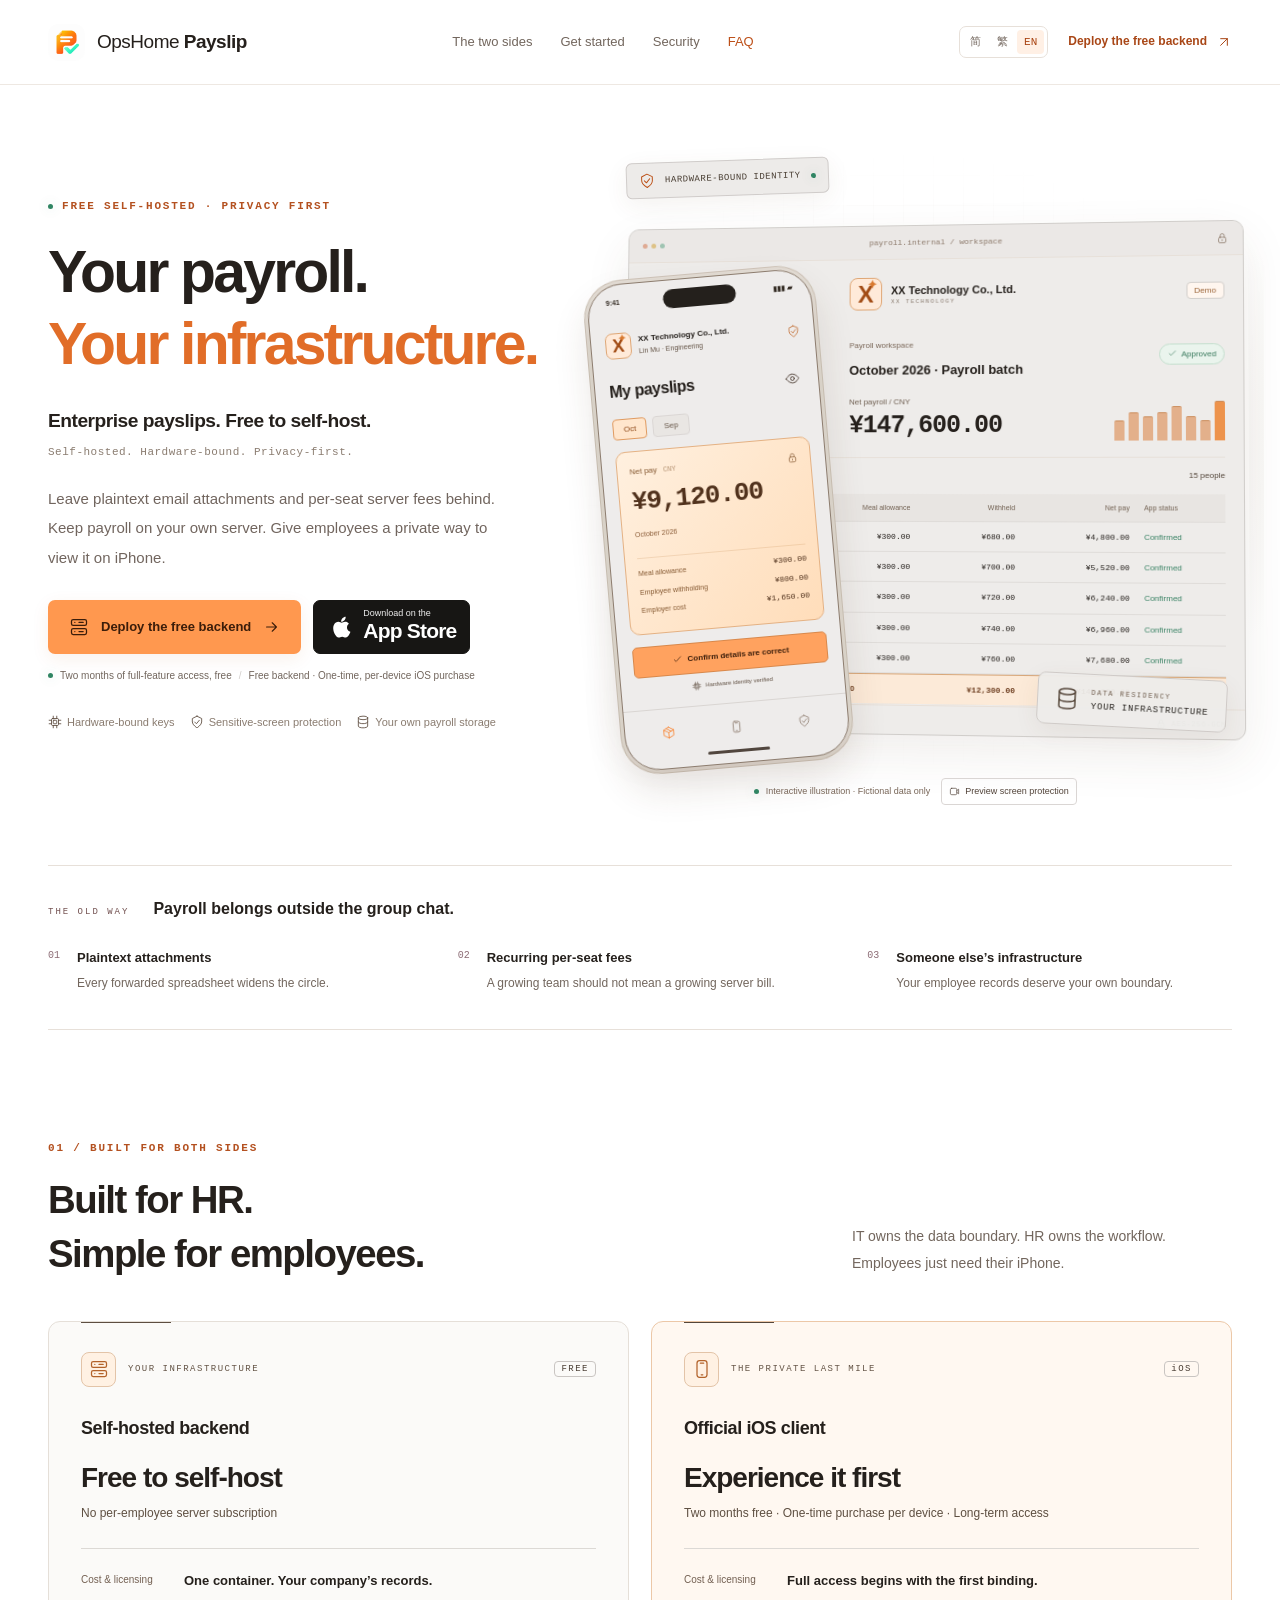
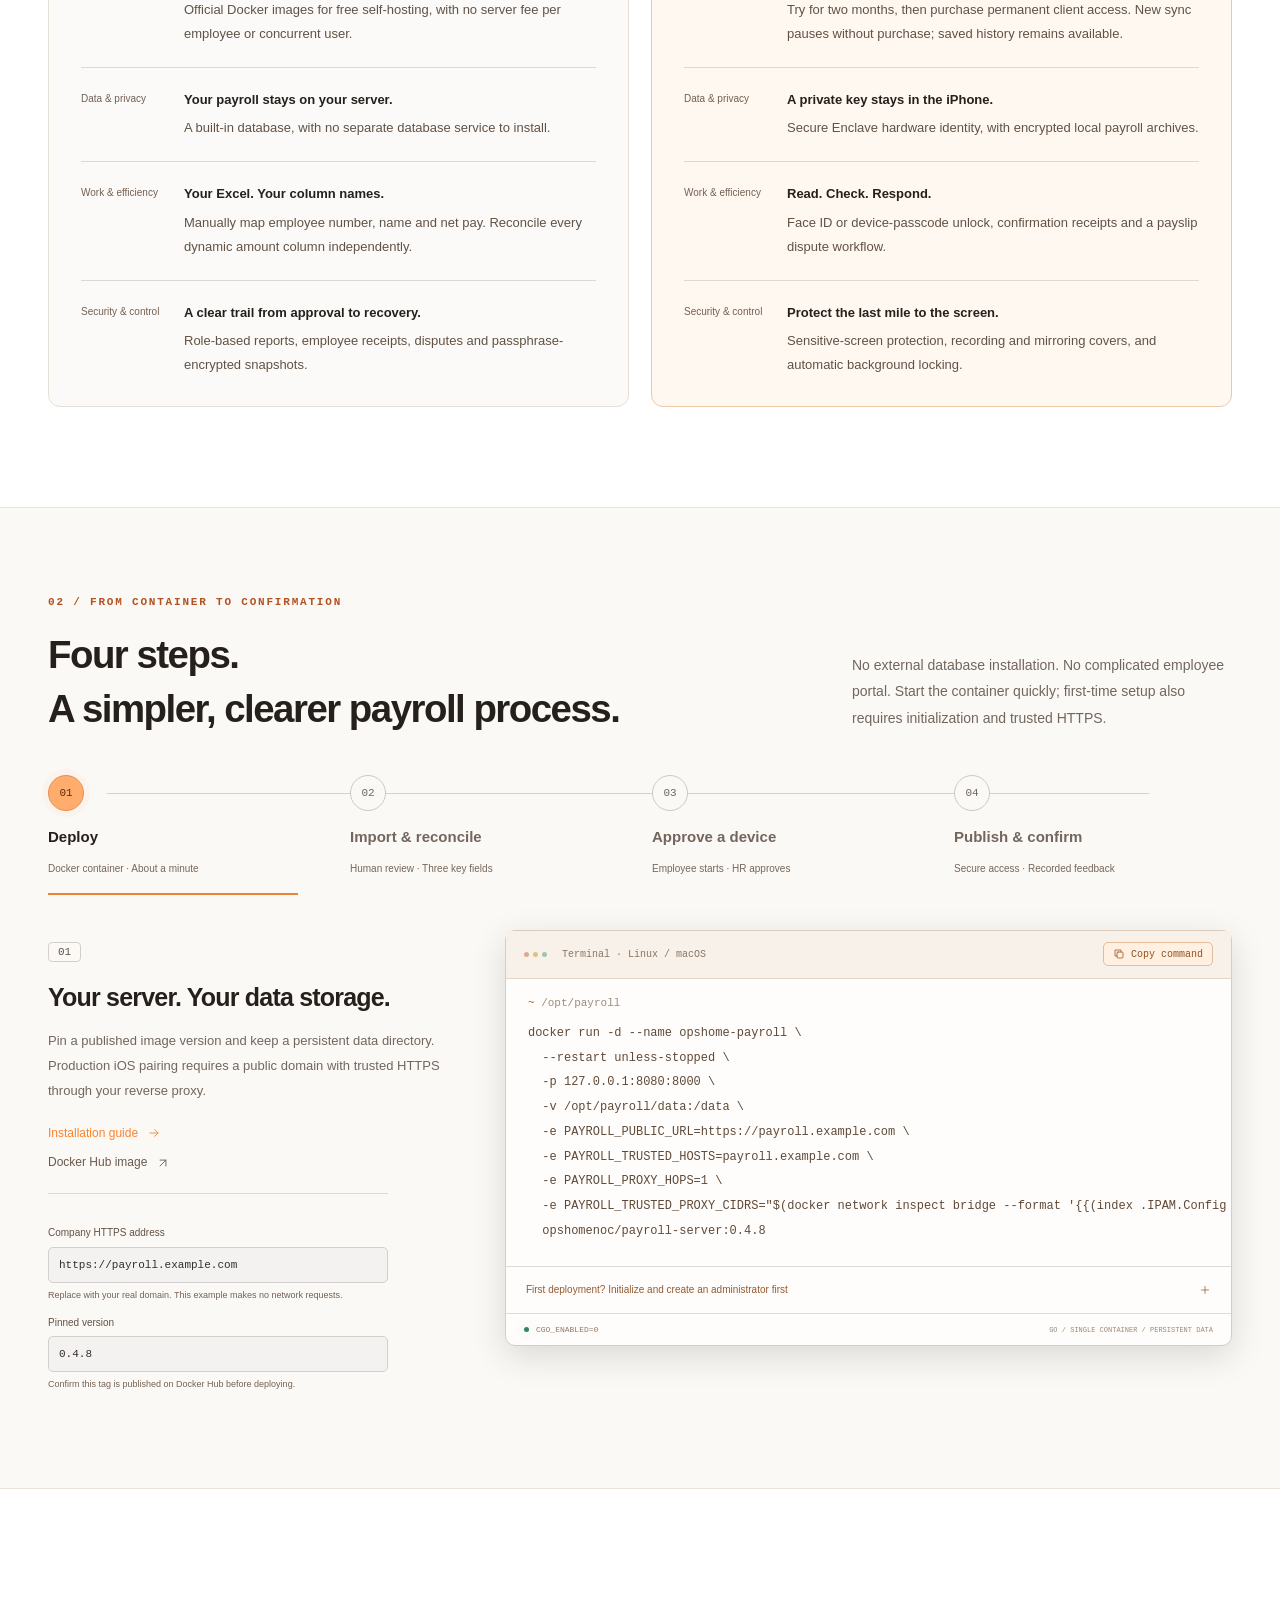
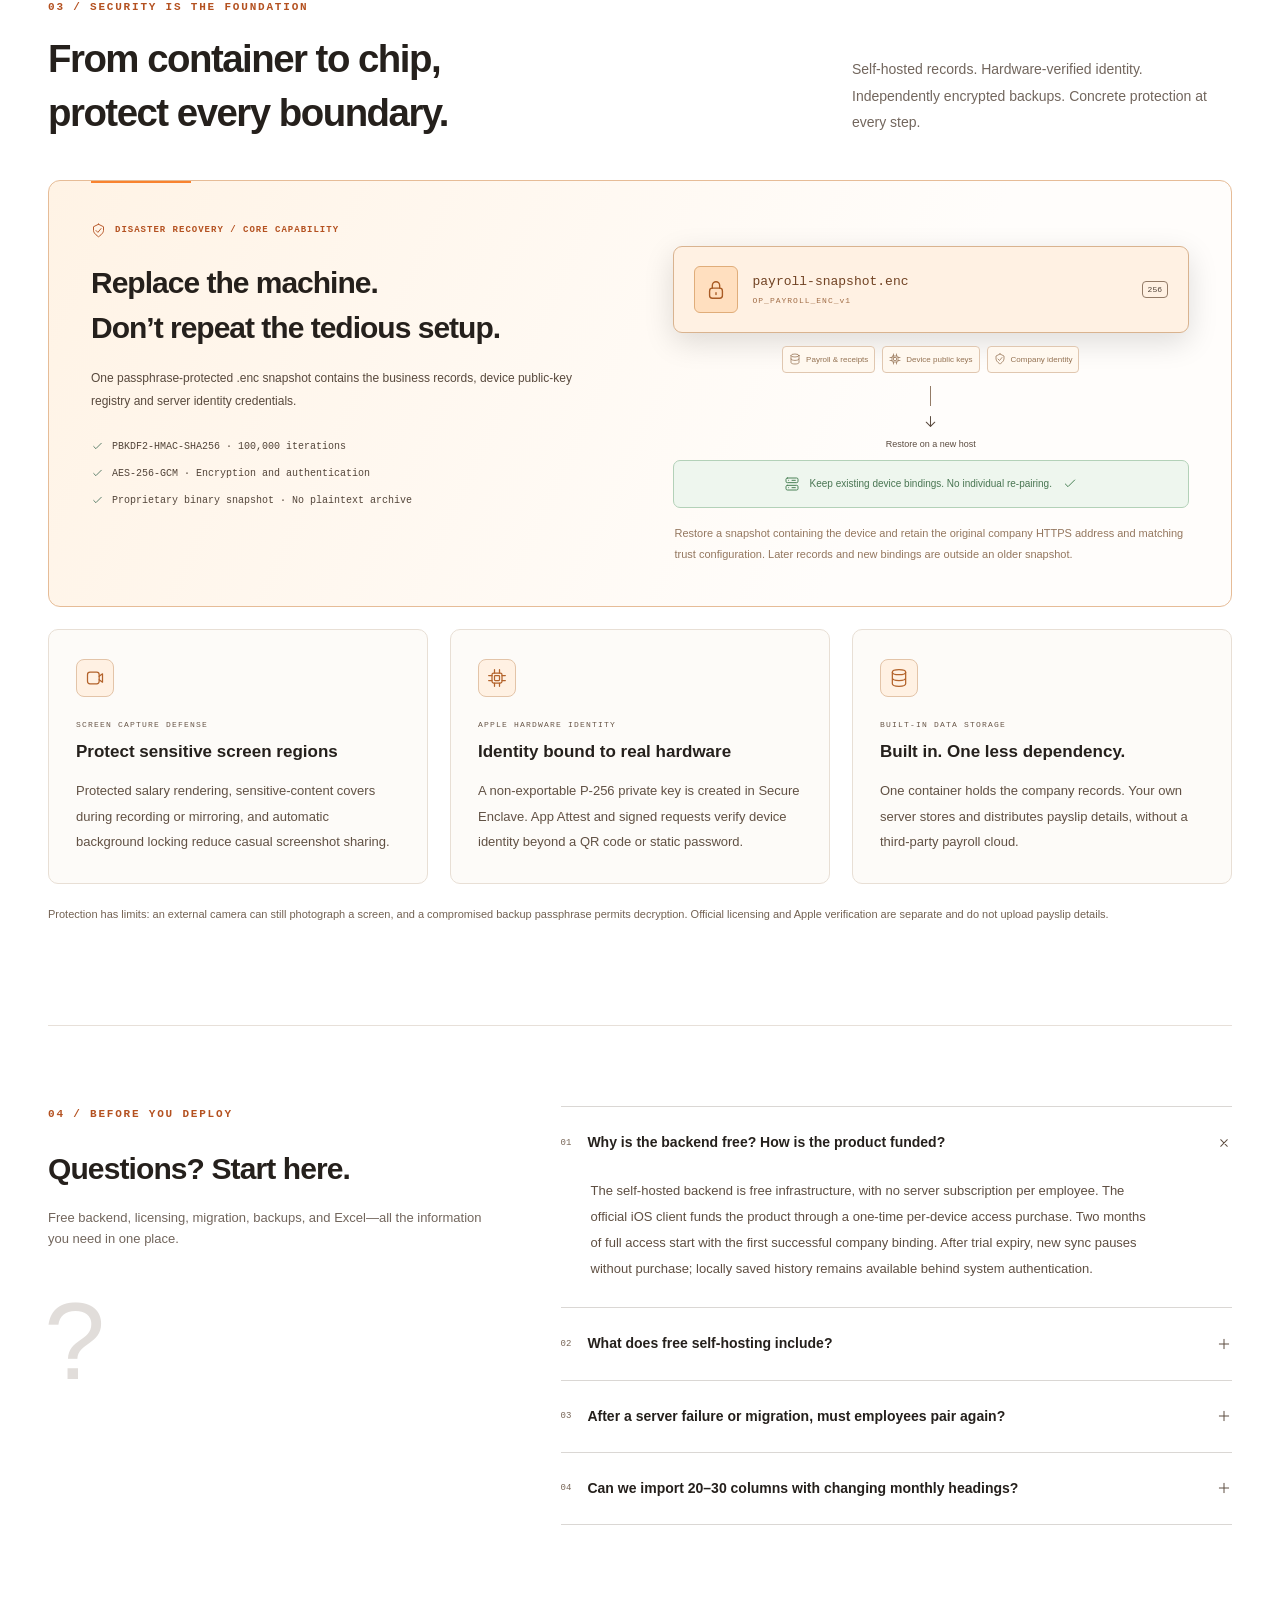
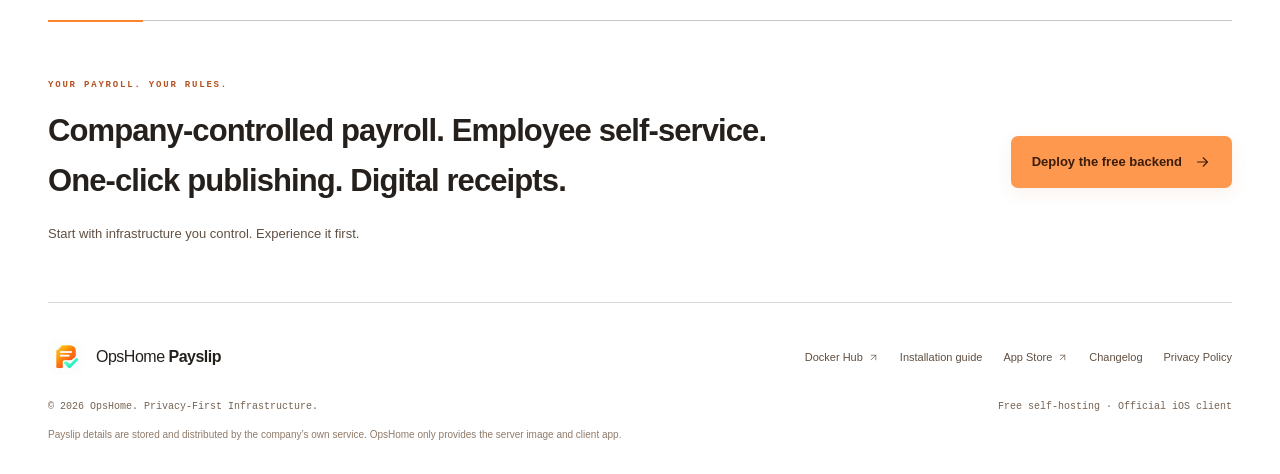
<file: docs/en/index.html>
<!doctype html>
<html lang="en"><head><meta charset="utf-8"><meta name="viewport" content="width=device-width,initial-scale=1"><meta name="theme-color" content="#ffffff"><title>OpsHome Payslip — Self-hosted payroll. Private by design.</title><meta name="description" content="A free self-hosted payroll backend with an official hardware-bound iOS client. Dynamic Excel reconciliation, approval records and encrypted disaster recovery."><link rel="canonical" href="https://cisco-262.github.io/payroll-web/en/"><link rel="alternate" hreflang="zh-CN" href="https://cisco-262.github.io/payroll-web/"><link rel="alternate" hreflang="zh-HK" href="https://cisco-262.github.io/payroll-web/zh-hk/"><link rel="alternate" hreflang="en" href="https://cisco-262.github.io/payroll-web/en/"><link rel="alternate" hreflang="x-default" href="https://cisco-262.github.io/payroll-web/"><meta property="og:title" content="OpsHome Payslip — Self-hosted payroll. Private by design."><meta property="og:description" content="A free self-hosted payroll backend with an official hardware-bound iOS client. Dynamic Excel reconciliation, approval records and encrypted disaster recovery."><meta property="og:type" content="website"><meta property="og:url" content="https://cisco-262.github.io/payroll-web/en/"><meta property="og:image" content="https://cisco-262.github.io/payroll-web/assets/logo.png"><link rel="icon" href="../assets/favicon.png"><link rel="stylesheet" href="../assets/site.css?v=20261031"><script src="../assets/site.js?v=20261031" defer></script></head>
<body data-locale="en-US"><a class="skip" href="#main">Skip to content</a>
<header class="header"><div class="wrap header-inner"><a class="brand" href="../" aria-label="OpsHome Payslip"><img src="../assets/logo.png" width="37" height="37" alt=""><span>OpsHome <b>Payslip</b></span></a><nav id="main-nav" aria-label="Toggle navigation"><a href="#solution">The two sides</a><a href="#deployment">Get started</a><a href="#security">Security</a><a href="#faq">FAQ</a></nav><div class="header-actions"><div class="language-control" aria-label="Language"><a href="../" lang="zh-CN">简</a><a href="../zh-hk/" lang="zh-HK">繁</a><a href="../en/" lang="en" aria-current="page">EN</a></div><a class="header-cta" href="#deployment">Deploy the free backend <svg class="icon" viewBox="0 0 24 24" fill="none" stroke="currentColor" stroke-width="1.5" stroke-linecap="round" stroke-linejoin="round" aria-hidden="true"><path d="M7 17 17 7M7 7h10v10"/></svg></a><button class="menu-button" aria-label="Toggle navigation" aria-expanded="false" aria-controls="main-nav"><svg class="icon" viewBox="0 0 24 24" fill="none" stroke="currentColor" stroke-width="1.5" stroke-linecap="round" stroke-linejoin="round" aria-hidden="true"><path d="M4 7h16M4 12h16M4 17h16"/></svg></button></div></div></header>
<main id="main"><section class="hero wrap"><div class="hero-copy"><p class="eyebrow"><span class="tiny-dot"></span>FREE SELF-HOSTED · PRIVACY FIRST</p><h1>Your payroll.<br><span>Your infrastructure.</span></h1><p class="hero-line">Enterprise payslips. Free to self-host.</p><p class="hero-english">Self-hosted. Hardware-bound. Privacy-first.</p><p class="hero-lead">Leave plaintext email attachments and per-seat server fees behind. Keep payroll on your own server. Give employees a private way to view it on iPhone.</p><div class="hero-actions"><a class="button primary" href="#deployment"><svg class="icon" viewBox="0 0 24 24" fill="none" stroke="currentColor" stroke-width="1.5" stroke-linecap="round" stroke-linejoin="round" aria-hidden="true"><rect x="3" y="3" width="18" height="7" rx="2"/><rect x="3" y="14" width="18" height="7" rx="2"/><path d="M7 6.5h.01M7 17.5h.01M12 6.5h5m-5 11h5"/></svg>Deploy the free backend<svg class="icon" viewBox="0 0 24 24" fill="none" stroke="currentColor" stroke-width="1.5" stroke-linecap="round" stroke-linejoin="round" aria-hidden="true"><path d="M5 12h14M13 6l6 6-6 6"/></svg></a><a class="app-store" href="https://apps.apple.com/app/id6827447163" target="_blank" rel="noopener noreferrer" aria-label="Get the iOS app"><svg class="icon" viewBox="0 0 24 24" fill="none" stroke="currentColor" stroke-width="1.5" stroke-linecap="round" stroke-linejoin="round" aria-hidden="true"><path fill="currentColor" stroke="none" d="M17.1 12.4c0-2 1.6-3 1.7-3.1-1-1.5-2.5-1.7-3.1-1.7-1.3-.1-2.5.8-3.1.8-.7 0-1.7-.8-2.8-.8-1.5 0-2.9.9-3.7 2.2-1.6 2.7-.4 6.8 1.1 9 .8 1.1 1.6 2.3 2.8 2.2 1.1 0 1.6-.7 3-.7s1.8.7 3 .7 2-1.1 2.8-2.2c.9-1.3 1.3-2.6 1.3-2.7-.1 0-3-.9-3-3.7ZM15 6.2c.6-.8 1.1-1.9 1-3-.9 0-2.1.6-2.8 1.4-.6.7-1.2 1.8-1.1 2.9 1.1.1 2.2-.6 2.9-1.3Z"/></svg><span><small>Download on the</small><strong>App Store</strong></span></a></div><p class="trial-line"><span class="tiny-dot"></span>Two months of full-feature access, free<span class="trial-divider">/</span><span>Free backend · One-time, per-device iOS purchase</span></p><div class="hero-assurances"><span><svg class="icon" viewBox="0 0 24 24" fill="none" stroke="currentColor" stroke-width="1.5" stroke-linecap="round" stroke-linejoin="round" aria-hidden="true"><rect x="6" y="6" width="12" height="12" rx="2"/><rect x="9" y="9" width="6" height="6" rx="1"/><path d="M9 2v4m6-4v4M9 18v4m6-4v4M2 9h4m-4 6h4m12-6h4m-4 6h4"/></svg>Hardware-bound keys</span><span><svg class="icon" viewBox="0 0 24 24" fill="none" stroke="currentColor" stroke-width="1.5" stroke-linecap="round" stroke-linejoin="round" aria-hidden="true"><path d="m12 2 8 4v6c0 5-8 10-8 10S4 17 4 12V6l8-4Z"/><path d="m8 12 3 3 5-6"/></svg>Sensitive-screen protection</span><span><svg class="icon" viewBox="0 0 24 24" fill="none" stroke="currentColor" stroke-width="1.5" stroke-linecap="round" stroke-linejoin="round" aria-hidden="true"><ellipse cx="12" cy="5" rx="8" ry="3"/><path d="M4 5v14c0 4 16 4 16 0V5M4 12c0 4 16 4 16 0"/></svg>Your own payroll storage</span></div></div>
<div class="hero-art" aria-label="Interactive illustration · Fictional data only"><div class="art-grid" aria-hidden="true"></div><div class="art-orbit" aria-hidden="true"></div><div class="signature-pill"><svg class="icon" viewBox="0 0 24 24" fill="none" stroke="currentColor" stroke-width="1.5" stroke-linecap="round" stroke-linejoin="round" aria-hidden="true"><path d="m12 2 8 4v6c0 5-8 10-8 10S4 17 4 12V6l8-4Z"/><path d="m8 12 3 3 5-6"/></svg><span>HARDWARE-BOUND IDENTITY</span><span class="tiny-dot"></span></div>
<div class="desktop-demo"><div class="window-bar"><span class="window-dots" aria-hidden="true"><i></i><i></i><i></i></span><span>payroll.internal / workspace</span><svg class="icon" viewBox="0 0 24 24" fill="none" stroke="currentColor" stroke-width="1.5" stroke-linecap="round" stroke-linejoin="round" aria-hidden="true"><rect x="5" y="10" width="14" height="11" rx="3"/><path d="M8 10V7a4 4 0 0 1 8 0v3m-4 5v2"/></svg></div><div class="desktop-content"><div class="workspace-top"><div class="company-symbol" aria-hidden="true">X<span>✦</span></div><div><b>XX Technology Co., Ltd.</b><small>XX TECHNOLOGY</small></div><span class="demo-chip">Demo</span></div><div class="workspace-title"><div><small>Payroll workspace</small><h3 data-batch-label>October 2026 · Payroll batch</h3></div><span class="status approved"><svg class="icon" viewBox="0 0 24 24" fill="none" stroke="currentColor" stroke-width="1.5" stroke-linecap="round" stroke-linejoin="round" aria-hidden="true"><path d="m5 12 4 4L19 6"/></svg>Approved</span></div><div class="workspace-summary"><div><small>Net payroll / CNY</small><strong data-payroll-total>¥147,600.00</strong></div><div class="mini-chart" aria-hidden="true"><i></i><i></i><i></i><i></i><i></i><i></i><i></i><i></i></div></div><div class="table-toolbar"><span class="tiny-dot"></span>Dynamic fields · Human verified<span>15 people</span></div><div class="demo-table-scroll" tabindex="0" aria-label="Dynamic fields · Human verified"><table class="demo-table"><thead><tr><th>Employee no.</th><th>Name</th><th>Meal allowance</th><th>Withheld</th><th>Net pay</th><th>App status</th></tr></thead><tbody id="demo-payroll-rows"></tbody><tfoot><tr><td colspan="2">Total · 15 people</td><td data-column-total="meal">¥4,500.00</td><td data-column-total="withheld">¥12,300.00</td><td data-column-total="net">¥147,600.00</td><td>—</td></tr></tfoot></table></div></div><div class="desktop-bottom"><span><svg class="icon" viewBox="0 0 24 24" fill="none" stroke="currentColor" stroke-width="1.5" stroke-linecap="round" stroke-linejoin="round" aria-hidden="true"><ellipse cx="12" cy="5" rx="8" ry="3"/><path d="M4 5v14c0 4 16 4 16 0V5M4 12c0 4 16 4 16 0"/></svg> BUILT-IN DATABASE</span><span><svg class="icon" viewBox="0 0 24 24" fill="none" stroke="currentColor" stroke-width="1.5" stroke-linecap="round" stroke-linejoin="round" aria-hidden="true"><rect x="5" y="10" width="14" height="11" rx="3"/><path d="M8 10V7a4 4 0 0 1 8 0v3m-4 5v2"/></svg> AES-256-GCM</span></div></div>
<div class="phone-demo"><div class="phone-island" aria-hidden="true"></div><div class="phone-status"><span>9:41</span><span aria-hidden="true">▮▮▮ ▰</span></div><div class="phone-company"><span class="company-symbol small">X<span>✦</span></span><div><b>XX Technology Co., Ltd.</b><small>Lin Mu · Engineering</small></div><svg class="icon" viewBox="0 0 24 24" fill="none" stroke="currentColor" stroke-width="1.5" stroke-linecap="round" stroke-linejoin="round" aria-hidden="true"><path d="m12 2 8 4v6c0 5-8 10-8 10S4 17 4 12V6l8-4Z"/><path d="m8 12 3 3 5-6"/></svg></div><div class="phone-heading"><h3>My payslips</h3><button class="icon-button" id="toggle-amounts" aria-label="Toggle amount visibility" aria-pressed="false"><svg class="icon" viewBox="0 0 24 24" fill="none" stroke="currentColor" stroke-width="1.5" stroke-linecap="round" stroke-linejoin="round" aria-hidden="true"><path d="M2 12s4-7 10-7 10 7 10 7-4 7-10 7S2 12 2 12Z"/><circle cx="12" cy="12" r="3"/></svg></button></div><div class="phone-months" aria-label="October 2026"><button data-month="0" aria-pressed="true">Oct</button><button data-month="1" aria-pressed="false">Sep</button></div><div class="salary-card"><div class="salary-card-top"><span>Net pay <small>CNY</small></span><svg class="icon" viewBox="0 0 24 24" fill="none" stroke="currentColor" stroke-width="1.5" stroke-linecap="round" stroke-linejoin="round" aria-hidden="true"><rect x="5" y="10" width="14" height="11" rx="3"/><path d="M8 10V7a4 4 0 0 1 8 0v3m-4 5v2"/></svg></div><strong class="salary-number" data-phone-net>¥9,120.00</strong><small data-phone-period>October 2026</small><div class="salary-divider"></div><div class="salary-line"><span>Meal allowance</span><b data-phone-detail="0">—</b></div><div class="salary-line"><span>Employee withholding</span><b data-phone-detail="1">—</b></div><div class="salary-line"><span>Employer cost</span><b data-phone-detail="2">—</b></div><div class="capture-mask" hidden><span><svg class="icon" viewBox="0 0 24 24" fill="none" stroke="currentColor" stroke-width="1.5" stroke-linecap="round" stroke-linejoin="round" aria-hidden="true"><path d="m12 2 8 4v6c0 5-8 10-8 10S4 17 4 12V6l8-4Z"/><path d="m8 12 3 3 5-6"/></svg></span><b>Sensitive content covered</b><small>Recording / mirroring illustration</small></div></div><button class="phone-confirm" id="demo-confirm"><svg class="icon" viewBox="0 0 24 24" fill="none" stroke="currentColor" stroke-width="1.5" stroke-linecap="round" stroke-linejoin="round" aria-hidden="true"><path d="m5 12 4 4L19 6"/></svg><span>Confirm details are correct</span></button><div class="hardware-note"><svg class="icon" viewBox="0 0 24 24" fill="none" stroke="currentColor" stroke-width="1.5" stroke-linecap="round" stroke-linejoin="round" aria-hidden="true"><rect x="6" y="6" width="12" height="12" rx="2"/><rect x="9" y="9" width="6" height="6" rx="1"/><path d="M9 2v4m6-4v4M9 18v4m6-4v4M2 9h4m-4 6h4m12-6h4m-4 6h4"/></svg>Hardware identity verified</div><div class="phone-nav" aria-hidden="true"><span><svg class="icon" viewBox="0 0 24 24" fill="none" stroke="currentColor" stroke-width="1.5" stroke-linecap="round" stroke-linejoin="round" aria-hidden="true"><path d="m12 2 9 5-9 5-9-5 9-5Zm-9 5v10l9 5 9-5V7m-9 5v10M7.5 4.5l9 5"/></svg></span><span><svg class="icon" viewBox="0 0 24 24" fill="none" stroke="currentColor" stroke-width="1.5" stroke-linecap="round" stroke-linejoin="round" aria-hidden="true"><rect x="6" y="2" width="12" height="20" rx="3"/><path d="M10 5h4m-3 14h2"/></svg></span><span><svg class="icon" viewBox="0 0 24 24" fill="none" stroke="currentColor" stroke-width="1.5" stroke-linecap="round" stroke-linejoin="round" aria-hidden="true"><path d="m12 2 8 4v6c0 5-8 10-8 10S4 17 4 12V6l8-4Z"/><path d="m8 12 3 3 5-6"/></svg></span></div><div class="phone-home" aria-hidden="true"></div></div>
<div class="data-pill"><svg class="icon" viewBox="0 0 24 24" fill="none" stroke="currentColor" stroke-width="1.5" stroke-linecap="round" stroke-linejoin="round" aria-hidden="true"><ellipse cx="12" cy="5" rx="8" ry="3"/><path d="M4 5v14c0 4 16 4 16 0V5M4 12c0 4 16 4 16 0"/></svg><div><small>DATA RESIDENCY</small><strong>YOUR INFRASTRUCTURE</strong></div></div><div class="art-caption"><span class="tiny-dot"></span>Interactive illustration · Fictional data only<button id="capture-demo" aria-pressed="false"><svg class="icon" viewBox="0 0 24 24" fill="none" stroke="currentColor" stroke-width="1.5" stroke-linecap="round" stroke-linejoin="round" aria-hidden="true"><rect x="3" y="5" width="14" height="14" rx="3"/><path d="m17 10 4-3v10l-4-3"/></svg><span>Preview screen protection</span></button></div></div></section>
<section class="pain-section wrap" aria-labelledby="pain-title"><div class="pain-title"><span>THE OLD WAY</span><h2 id="pain-title">Payroll belongs outside the group chat.</h2></div><div class="pain-grid"><div><span class="pain-index">01</span><h3>Plaintext attachments</h3><p>Every forwarded spreadsheet widens the circle.</p></div><div><span class="pain-index">02</span><h3>Recurring per-seat fees</h3><p>A growing team should not mean a growing server bill.</p></div><div><span class="pain-index">03</span><h3>Someone else’s infrastructure</h3><p>Your employee records deserve your own boundary.</p></div></div></section>
<section class="section wrap" id="solution"><div class="section-heading"><div><p class="eyebrow">01 / BUILT FOR BOTH SIDES</p><h2>Built for HR.<br>Simple for employees.</h2></div><p>IT owns the data boundary. HR owns the workflow. Employees just need their iPhone.</p></div><div class="comparison-grid"><article class="comparison-card server"><div class="comparison-top"><span class="feature-icon"><svg class="icon" viewBox="0 0 24 24" fill="none" stroke="currentColor" stroke-width="1.5" stroke-linecap="round" stroke-linejoin="round" aria-hidden="true"><rect x="3" y="3" width="18" height="7" rx="2"/><rect x="3" y="14" width="18" height="7" rx="2"/><path d="M7 6.5h.01M7 17.5h.01M12 6.5h5m-5 11h5"/></svg></span><span>YOUR INFRASTRUCTURE</span><span class="side-tag">FREE</span></div><h3>Self-hosted backend</h3><div class="comparison-price">Free to self-host</div><p class="comparison-sub">No per-employee server subscription</p><div class="comparison-features"><div class="comparison-row"><small>Cost &amp; licensing</small><div><h4>One container. Your company’s records.</h4><p>Official Docker images for free self-hosting, with no server fee per employee or concurrent user.</p></div></div><div class="comparison-row"><small>Data &amp; privacy</small><div><h4>Your payroll stays on your server.</h4><p>A built-in database, with no separate database service to install.</p></div></div><div class="comparison-row"><small>Work &amp; efficiency</small><div><h4>Your Excel. Your column names.</h4><p>Manually map employee number, name and net pay. Reconcile every dynamic amount column independently.</p></div></div><div class="comparison-row"><small>Security &amp; control</small><div><h4>A clear trail from approval to recovery.</h4><p>Role-based reports, employee receipts, disputes and passphrase-encrypted snapshots.</p></div></div></div></article><article class="comparison-card client"><div class="comparison-top"><span class="feature-icon"><svg class="icon" viewBox="0 0 24 24" fill="none" stroke="currentColor" stroke-width="1.5" stroke-linecap="round" stroke-linejoin="round" aria-hidden="true"><rect x="6" y="2" width="12" height="20" rx="3"/><path d="M10 5h4m-3 14h2"/></svg></span><span>THE PRIVATE LAST MILE</span><span class="side-tag">iOS</span></div><h3>Official iOS client</h3><div class="comparison-price">Experience it first</div><p class="comparison-sub">Two months free · One-time purchase per device · Long-term access</p><div class="comparison-features"><div class="comparison-row"><small>Cost &amp; licensing</small><div><h4>Full access begins with the first binding.</h4><p>Try for two months, then purchase permanent client access. New sync pauses without purchase; saved history remains available.</p></div></div><div class="comparison-row"><small>Data &amp; privacy</small><div><h4>A private key stays in the iPhone.</h4><p>Secure Enclave hardware identity, with encrypted local payroll archives.</p></div></div><div class="comparison-row"><small>Work &amp; efficiency</small><div><h4>Read. Check. Respond.</h4><p>Face ID or device-passcode unlock, confirmation receipts and a payslip dispute workflow.</p></div></div><div class="comparison-row"><small>Security &amp; control</small><div><h4>Protect the last mile to the screen.</h4><p>Sensitive-screen protection, recording and mirroring covers, and automatic background locking.</p></div></div></div></article></div></section>
<section class="workflow-section" id="deployment"><div class="wrap"><div class="section-heading"><div><p class="eyebrow">02 / FROM CONTAINER TO CONFIRMATION</p><h2>Four steps.<br>A simpler, clearer payroll process.</h2></div><p>No external database installation. No complicated employee portal. Start the container quickly; first-time setup also requires initialization and trusted HTTPS.</p></div><div class="step-tabs" role="tablist" aria-label="Get started"><button class="step-tab" id="step-tab-0" role="tab" aria-selected="true" aria-controls="step-panel-0" tabindex="0" data-step="0"><span class="step-number">01</span><b>Deploy</b><small>Docker container · About a minute</small></button><button class="step-tab" id="step-tab-1" role="tab" aria-selected="false" aria-controls="step-panel-1" tabindex="-1" data-step="1"><span class="step-number">02</span><b>Import &amp; reconcile</b><small>Human review · Three key fields</small></button><button class="step-tab" id="step-tab-2" role="tab" aria-selected="false" aria-controls="step-panel-2" tabindex="-1" data-step="2"><span class="step-number">03</span><b>Approve a device</b><small>Employee starts · HR approves</small></button><button class="step-tab" id="step-tab-3" role="tab" aria-selected="false" aria-controls="step-panel-3" tabindex="-1" data-step="3"><span class="step-number">04</span><b>Publish &amp; confirm</b><small>Secure access · Recorded feedback</small></button></div>
<div class="step-panels"><section class="step-panel" id="step-panel-0" role="tabpanel" aria-labelledby="step-tab-0"><div class="step-description"><span class="outline-number">01</span><h3>Your server. Your data storage.</h3><p>Pin a published image version and keep a persistent data directory. Production iOS pairing requires a public domain with trusted HTTPS through your reverse proxy.</p><a class="text-link" href="../quickstart.html">Installation guide<svg class="icon" viewBox="0 0 24 24" fill="none" stroke="currentColor" stroke-width="1.5" stroke-linecap="round" stroke-linejoin="round" aria-hidden="true"><path d="M5 12h14M13 6l6 6-6 6"/></svg></a><a class="text-link subdued" href="https://hub.docker.com/r/opshomenoc/payroll-server" target="_blank" rel="noopener noreferrer">Docker Hub image<svg class="icon" viewBox="0 0 24 24" fill="none" stroke="currentColor" stroke-width="1.5" stroke-linecap="round" stroke-linejoin="round" aria-hidden="true"><path d="M7 17 17 7M7 7h10v10"/></svg></a><div class="deployment-fields"><label>Company HTTPS address<input id="deploy-domain" type="url" value="https://payroll.example.com" spellcheck="false" aria-describedby="domain-note"></label><small id="domain-note">Replace with your real domain. This example makes no network requests.</small><label>Pinned version<input id="deploy-version" value="0.4.8" pattern="v?[0-9]+\.[0-9]+\.[0-9]+" spellcheck="false"></label><small>Confirm this tag is published on Docker Hub before deploying.</small></div></div><div class="terminal"><div class="terminal-top"><span class="window-dots" aria-hidden="true"><i></i><i></i><i></i></span><span>Terminal · Linux / macOS</span><button class="copy-button" data-copy="deploy-command"><svg class="icon" viewBox="0 0 24 24" fill="none" stroke="currentColor" stroke-width="1.5" stroke-linecap="round" stroke-linejoin="round" aria-hidden="true"><rect x="8" y="8" width="12" height="12" rx="2"/><path d="M16 8V4H4v12h4"/></svg><span>Copy command</span></button></div><div class="terminal-location"><span>~</span> /opt/payroll</div><pre tabindex="0"><code id="deploy-command">docker run -d --name opshome-payroll \
  --restart unless-stopped \
  -p 127.0.0.1:8080:8000 \
  -v /opt/payroll/data:/data \
  -e PAYROLL_PUBLIC_URL=https://payroll.example.com \
  -e PAYROLL_TRUSTED_HOSTS=payroll.example.com \
  opshomenoc/payroll-server:0.4.8</code></pre><details class="init-details"><summary>First deployment? Initialize and create an administrator first<svg class="icon" viewBox="0 0 24 24" fill="none" stroke="currentColor" stroke-width="1.5" stroke-linecap="round" stroke-linejoin="round" aria-hidden="true"><path d="M12 5v14M5 12h14"/></svg></summary><pre tabindex="0"><code id="init-command"></code></pre><button class="copy-button" data-copy="init-command"><svg class="icon" viewBox="0 0 24 24" fill="none" stroke="currentColor" stroke-width="1.5" stroke-linecap="round" stroke-linejoin="round" aria-hidden="true"><rect x="8" y="8" width="12" height="12" rx="2"/><path d="M16 8V4H4v12h4"/></svg><span>Copy initialization commands</span></button></details><div class="terminal-foot"><span class="tiny-dot"></span>CGO_ENABLED=0 <span>GO / SINGLE CONTAINER / PERSISTENT DATA</span></div></div></section>
<section class="step-panel" id="step-panel-1" role="tabpanel" aria-labelledby="step-tab-1" hidden><div class="step-description"><span class="outline-number">02</span><h3>Your headings. Perfectly aligned.</h3><p>HR manually selects the three key fields for every import. All other amounts and notes remain expanded, with a separate total for each amount column.</p><span class="technical-label">DYNAMIC SCHEMA / COLUMN-WISE SUM</span></div><div class="mapping-demo"><div class="component-top"><svg class="icon" viewBox="0 0 24 24" fill="none" stroke="currentColor" stroke-width="1.5" stroke-linecap="round" stroke-linejoin="round" aria-hidden="true"><path d="m12 2 9 5-9 5-9-5 9-5Zm-9 5v10l9 5 9-5V7m-9 5v10M7.5 4.5l9 5"/></svg> Payroll_October.xlsx <span class="status approved">15 × 6</span></div><label class="mapping-choice">Employee no. · Required<span>Staff ID<span aria-hidden="true">⌄</span></span></label><label class="mapping-choice">Name · Required<span>Employee name<span aria-hidden="true">⌄</span></span></label><label class="mapping-choice">Net pay · Required<span>Bank net pay<span aria-hidden="true">⌄</span></span></label><div class="mapping-checks"><span><svg class="icon" viewBox="0 0 24 24" fill="none" stroke="currentColor" stroke-width="1.5" stroke-linecap="round" stroke-linejoin="round" aria-hidden="true"><path d="m5 12 4 4L19 6"/></svg>Core fields reviewed</span><span><svg class="icon" viewBox="0 0 24 24" fill="none" stroke="currentColor" stroke-width="1.5" stroke-linecap="round" stroke-linejoin="round" aria-hidden="true"><path d="m5 12 4 4L19 6"/></svg>All 15 rows present</span><span><svg class="icon" viewBox="0 0 24 24" fill="none" stroke="currentColor" stroke-width="1.5" stroke-linecap="round" stroke-linejoin="round" aria-hidden="true"><path d="m5 12 4 4L19 6"/></svg>Independent column totals</span></div><p>Allowances, deductions, notes… columns follow the real file.</p></div></section>
<section class="step-panel" id="step-panel-2" role="tabpanel" aria-labelledby="step-tab-2" hidden><div class="step-description"><span class="outline-number">03</span><h3>Employees present. HR approves.</h3><p>An employee enters or scans the company address in the official app to generate a device code. HR checks employee number and device details before activation.</p><span class="technical-label">EMPLOYEE → HR → HARDWARE IDENTITY</span></div><div class="pairing-demo"><div class="pairing-code"><span>Device pairing code</span><strong>8042 1679</strong><small>5-minute validity · Fictional code</small></div><div class="pairing-identity"><svg class="icon" viewBox="0 0 24 24" fill="none" stroke="currentColor" stroke-width="1.5" stroke-linecap="round" stroke-linejoin="round" aria-hidden="true"><rect x="6" y="2" width="12" height="20" rx="3"/><path d="M10 5h4m-3 14h2"/></svg><div><b>Employee E1007</b><span>Lin Mu · iPhone</span></div><svg class="qr-illustration" id="demo-qr" viewBox="0 0 25 25" aria-label="Illustration only · Not a pairing QR"><title>Illustration only · Not a pairing QR</title></svg></div><button class="button primary" id="approve-demo"><svg class="icon" viewBox="0 0 24 24" fill="none" stroke="currentColor" stroke-width="1.5" stroke-linecap="round" stroke-linejoin="round" aria-hidden="true"><path d="m5 12 4 4L19 6"/></svg><span>Approve device activation</span></button><small class="fine-print">Illustration only · Not a pairing QR</small></div></section>
<section class="step-panel" id="step-panel-3" role="tabpanel" aria-labelledby="step-tab-3" hidden><div class="step-description"><span class="outline-number">04</span><h3>Send it. Keep the confirmation.</h3><p>An authorized user publishes an approved batch. Employees securely sync their payslips, confirm the details or submit a dispute. Feedback and timestamps stay in the company records.</p><span class="technical-label">APPROVAL / PUBLICATION / RECEIPT</span></div><div class="receipt-demo"><div><span class="receipt-dot"><svg class="icon" viewBox="0 0 24 24" fill="none" stroke="currentColor" stroke-width="1.5" stroke-linecap="round" stroke-linejoin="round" aria-hidden="true"><path d="m5 12 4 4L19 6"/></svg></span><div><small>Approval trail</small><b>Batch approved</b></div><time>10:24</time></div><div><span class="receipt-dot"><svg class="icon" viewBox="0 0 24 24" fill="none" stroke="currentColor" stroke-width="1.5" stroke-linecap="round" stroke-linejoin="round" aria-hidden="true"><path d="m5 12 4 4L19 6"/></svg></span><div><small>Company-to-device</small><b>Authorized publication</b></div><time>10:28</time></div><div><span class="receipt-dot"><svg class="icon" viewBox="0 0 24 24" fill="none" stroke="currentColor" stroke-width="1.5" stroke-linecap="round" stroke-linejoin="round" aria-hidden="true"><path d="m5 12 4 4L19 6"/></svg></span><div><small>Recorded receipt</small><b>Employee confirmed</b></div><time>10:32</time></div><p>This demo is not connected to a company. Notifications depend on configuration and device connectivity.</p></div></section></div></div></section>
<section class="section wrap" id="security"><div class="section-heading"><div><p class="eyebrow">03 / SECURITY IS THE FOUNDATION</p><h2>From container to chip,<br>protect every boundary.</h2></div><p>Self-hosted records. Hardware-verified identity. Independently encrypted backups. Concrete protection at every step.</p></div><article class="recovery-card"><div class="recovery-copy"><p class="eyebrow"><svg class="icon" viewBox="0 0 24 24" fill="none" stroke="currentColor" stroke-width="1.5" stroke-linecap="round" stroke-linejoin="round" aria-hidden="true"><path d="m12 2 8 4v6c0 5-8 10-8 10S4 17 4 12V6l8-4Z"/><path d="m8 12 3 3 5-6"/></svg>DISASTER RECOVERY / CORE CAPABILITY</p><h3>Replace the machine.<br>Don’t repeat the tedious setup.</h3><p>One passphrase-protected .enc snapshot contains the business records, device public-key registry and server identity credentials.</p><ul><li><svg class="icon" viewBox="0 0 24 24" fill="none" stroke="currentColor" stroke-width="1.5" stroke-linecap="round" stroke-linejoin="round" aria-hidden="true"><path d="m5 12 4 4L19 6"/></svg>PBKDF2-HMAC-SHA256 · 100,000 iterations</li><li><svg class="icon" viewBox="0 0 24 24" fill="none" stroke="currentColor" stroke-width="1.5" stroke-linecap="round" stroke-linejoin="round" aria-hidden="true"><path d="m5 12 4 4L19 6"/></svg>AES-256-GCM · Encryption and authentication</li><li><svg class="icon" viewBox="0 0 24 24" fill="none" stroke="currentColor" stroke-width="1.5" stroke-linecap="round" stroke-linejoin="round" aria-hidden="true"><path d="m5 12 4 4L19 6"/></svg>Proprietary binary snapshot · No plaintext archive</li></ul></div><div class="recovery-visual"><div class="snapshot-file"><span><svg class="icon" viewBox="0 0 24 24" fill="none" stroke="currentColor" stroke-width="1.5" stroke-linecap="round" stroke-linejoin="round" aria-hidden="true"><rect x="5" y="10" width="14" height="11" rx="3"/><path d="M8 10V7a4 4 0 0 1 8 0v3m-4 5v2"/></svg></span><div><b>payroll-snapshot.enc</b><small>OP_PAYROLL_ENC_v1</small></div><span class="file-badge">256</span></div><div class="snapshot-assets"><span><svg class="icon" viewBox="0 0 24 24" fill="none" stroke="currentColor" stroke-width="1.5" stroke-linecap="round" stroke-linejoin="round" aria-hidden="true"><ellipse cx="12" cy="5" rx="8" ry="3"/><path d="M4 5v14c0 4 16 4 16 0V5M4 12c0 4 16 4 16 0"/></svg>Payroll &amp; receipts</span><span><svg class="icon" viewBox="0 0 24 24" fill="none" stroke="currentColor" stroke-width="1.5" stroke-linecap="round" stroke-linejoin="round" aria-hidden="true"><rect x="6" y="6" width="12" height="12" rx="2"/><rect x="9" y="9" width="6" height="6" rx="1"/><path d="M9 2v4m6-4v4M9 18v4m6-4v4M2 9h4m-4 6h4m12-6h4m-4 6h4"/></svg>Device public keys</span><span><svg class="icon" viewBox="0 0 24 24" fill="none" stroke="currentColor" stroke-width="1.5" stroke-linecap="round" stroke-linejoin="round" aria-hidden="true"><path d="m12 2 8 4v6c0 5-8 10-8 10S4 17 4 12V6l8-4Z"/><path d="m8 12 3 3 5-6"/></svg>Company identity</span></div><div class="recovery-line"><span></span><svg class="icon" viewBox="0 0 24 24" fill="none" stroke="currentColor" stroke-width="1.5" stroke-linecap="round" stroke-linejoin="round" aria-hidden="true"><path d="M5 12h14M13 6l6 6-6 6"/></svg><b>Restore on a new host</b></div><div class="restore-result"><svg class="icon" viewBox="0 0 24 24" fill="none" stroke="currentColor" stroke-width="1.5" stroke-linecap="round" stroke-linejoin="round" aria-hidden="true"><rect x="3" y="3" width="18" height="7" rx="2"/><rect x="3" y="14" width="18" height="7" rx="2"/><path d="M7 6.5h.01M7 17.5h.01M12 6.5h5m-5 11h5"/></svg><span>Keep existing device bindings. No individual re-pairing.</span><svg class="icon" viewBox="0 0 24 24" fill="none" stroke="currentColor" stroke-width="1.5" stroke-linecap="round" stroke-linejoin="round" aria-hidden="true"><path d="m5 12 4 4L19 6"/></svg></div><p class="recovery-condition">Restore a snapshot containing the device and retain the original company HTTPS address and matching trust configuration. Later records and new bindings are outside an older snapshot.</p></div></article><div class="security-grid"><article><span class="security-icon"><svg class="icon" viewBox="0 0 24 24" fill="none" stroke="currentColor" stroke-width="1.5" stroke-linecap="round" stroke-linejoin="round" aria-hidden="true"><rect x="3" y="5" width="14" height="14" rx="3"/><path d="m17 10 4-3v10l-4-3"/></svg></span><small>Screen capture defense</small><h3>Protect sensitive screen regions</h3><p>Protected salary rendering, sensitive-content covers during recording or mirroring, and automatic background locking reduce casual screenshot sharing.</p></article><article><span class="security-icon"><svg class="icon" viewBox="0 0 24 24" fill="none" stroke="currentColor" stroke-width="1.5" stroke-linecap="round" stroke-linejoin="round" aria-hidden="true"><rect x="6" y="6" width="12" height="12" rx="2"/><rect x="9" y="9" width="6" height="6" rx="1"/><path d="M9 2v4m6-4v4M9 18v4m6-4v4M2 9h4m-4 6h4m12-6h4m-4 6h4"/></svg></span><small>Apple hardware identity</small><h3>Identity bound to real hardware</h3><p>A non-exportable P-256 private key is created in Secure Enclave. App Attest and signed requests verify device identity beyond a QR code or static password.</p></article><article><span class="security-icon"><svg class="icon" viewBox="0 0 24 24" fill="none" stroke="currentColor" stroke-width="1.5" stroke-linecap="round" stroke-linejoin="round" aria-hidden="true"><ellipse cx="12" cy="5" rx="8" ry="3"/><path d="M4 5v14c0 4 16 4 16 0V5M4 12c0 4 16 4 16 0"/></svg></span><small>Built-in data storage</small><h3>Built in. One less dependency.</h3><p>One container holds the company records. Your own server stores and distributes payslip details, without a third-party payroll cloud.</p></article></div><p class="security-note">Protection has limits: an external camera can still photograph a screen, and a compromised backup passphrase permits decryption. Official licensing and Apple verification are separate and do not upload payslip details.</p></section>
<section class="faq-section wrap" id="faq"><div><p class="eyebrow">04 / BEFORE YOU DEPLOY</p><h2>Questions? Start here.</h2><p>Free backend, licensing, migration, backups, and Excel—all the information you need in one place.</p><div class="faq-symbol" aria-hidden="true">?</div></div><div class="faq-list"><details open><summary><span class="faq-number">01</span><h3>Why is the backend free? How is the product funded?</h3><svg class="icon" viewBox="0 0 24 24" fill="none" stroke="currentColor" stroke-width="1.5" stroke-linecap="round" stroke-linejoin="round" aria-hidden="true"><path d="M12 5v14M5 12h14"/></svg></summary><p>The self-hosted backend is free infrastructure, with no server subscription per employee. The official iOS client funds the product through a one-time per-device access purchase. Two months of full access start with the first successful company binding. After trial expiry, new sync pauses without purchase; locally saved history remains available behind system authentication.</p></details><details><summary><span class="faq-number">02</span><h3>What does free self-hosting include?</h3><svg class="icon" viewBox="0 0 24 24" fill="none" stroke="currentColor" stroke-width="1.5" stroke-linecap="round" stroke-linejoin="round" aria-hidden="true"><path d="M12 5v14M5 12h14"/></svg></summary><p>OpsHome Payslip provides a free self-hosted community edition. Companies can deploy official Docker images under the product license and use the official iOS client. Free deployment does not grant permission to modify or redistribute server source.</p></details><details><summary><span class="faq-number">03</span><h3>After a server failure or migration, must employees pair again?</h3><svg class="icon" viewBox="0 0 24 24" fill="none" stroke="currentColor" stroke-width="1.5" stroke-linecap="round" stroke-linejoin="round" aria-hidden="true"><path d="M12 5v14M5 12h14"/></svg></summary><p>Restore an encrypted snapshot containing the device registry and retain the original company HTTPS address and matching trust settings. Existing devices in that snapshot can continue; the companion app recovers rotated sessions with signed device proof. Changes after the snapshot, including new bindings and revocations, are not in the older snapshot. Keep current backups and protect the passphrase.</p></details><details><summary><span class="faq-number">04</span><h3>Can we import 20–30 columns with changing monthly headings?</h3><svg class="icon" viewBox="0 0 24 24" fill="none" stroke="currentColor" stroke-width="1.5" stroke-linecap="round" stroke-linejoin="round" aria-hidden="true"><path d="M12 5v14M5 12h14"/></svg></summary><p>Yes. Headers and row counts follow the actual file. Manually map employee number, name and net pay; other columns are treated as amounts or text, with independent totals for every amount column. Cross-period reports align identical column names, so companies should standardize equivalent fields. Upload resource protections and Excel capacity limits still apply.</p></details></div></section>
<section class="closing-section wrap"><div><p class="eyebrow">YOUR PAYROLL. YOUR RULES.</p><h2>Company-controlled payroll. Employee self-service.<br>One-click publishing. Digital receipts.</h2><p>Start with infrastructure you control. Experience it first.</p></div><a class="button primary" href="#deployment">Deploy the free backend<svg class="icon" viewBox="0 0 24 24" fill="none" stroke="currentColor" stroke-width="1.5" stroke-linecap="round" stroke-linejoin="round" aria-hidden="true"><path d="M5 12h14M13 6l6 6-6 6"/></svg></a></section></main>
<footer class="footer wrap"><div class="footer-top"><a class="brand" href="../"><img src="../assets/logo.png" width="36" height="36" alt=""><span>OpsHome <b>Payslip</b></span></a><div class="footer-links"><a href="https://hub.docker.com/r/opshomenoc/payroll-server" target="_blank" rel="noopener noreferrer">Docker Hub<svg class="icon" viewBox="0 0 24 24" fill="none" stroke="currentColor" stroke-width="1.5" stroke-linecap="round" stroke-linejoin="round" aria-hidden="true"><path d="M7 17 17 7M7 7h10v10"/></svg></a><a href="../quickstart.html">Installation guide</a><a href="https://apps.apple.com/app/id6827447163" target="_blank" rel="noopener noreferrer">App Store<svg class="icon" viewBox="0 0 24 24" fill="none" stroke="currentColor" stroke-width="1.5" stroke-linecap="round" stroke-linejoin="round" aria-hidden="true"><path d="M7 17 17 7M7 7h10v10"/></svg></a><button data-dialog="changelog">Changelog</button><a href="privacy.html">Privacy Policy</a></div></div><div class="footer-bottom"><p>© 2026 OpsHome. Privacy-First Infrastructure.</p><p>Free self-hosting · Official iOS client</p></div><p class="footer-claim">Payslip details are stored and distributed by the company’s own service. OpsHome only provides the server image and client app.</p></footer>
<dialog id="privacy"><div class="dialog-top"><h2>How this website handles data</h2><button data-close aria-label="Close">×</button></div><p>This website displays product information and fictional interfaces. Table data, amount hiding, pairing and confirmation demos run locally in your browser. No payroll collection, login, advertising, analytics scripts or third-party fonts. The hosting provider may process necessary access logs.</p></dialog><dialog id="changelog"><div class="dialog-top"><h2>Recent product updates</h2><button data-close aria-label="Close">×</button></div><ul><li>Backend R26: dynamic mapping, column reconciliation and role-based analytics.</li><li>Backend R26: passphrase-encrypted snapshots and cross-host recovery.</li><li>iOS Build54: company startup restoration and initial system unlock.</li></ul></dialog><div class="toast" id="site-toast" role="status" aria-live="polite" hidden></div><script id="page-copy" type="application/json">{"approveDevice": "Approve device activation", "batch": "October 2026 \u00b7 Payroll batch", "capture": "Preview screen protection", "captureOff": "Exit protection preview", "cols": ["Employee no.", "Name", "Meal allowance", "Withheld", "Net pay", "App status"], "copied": "Copied", "copy": "Copy command", "copyFailed": "Copy unavailable. Select and copy the command manually.", "deviceApproved": "Device approved \u00b7 Demo", "domainError": "Enter an HTTPS domain without paths, credentials, ports or query parameters.", "labelSim": "Demo", "locale": "en-US", "month": "October 2026", "months": ["October 2026", "September 2026"], "names": ["N. Zhou", "Y. Chen", "H. Shen", "Q. Su", "Y. Gu", "Z. Xu", "Lin Mu", "C. Jiang", "Y. Cheng", "A. Lu", "Y. Xie", "X. Song", "Z. Bai", "Y. Wen", "Q. Ye"], "receipt": "Confirm details are correct", "receiptDone": "Confirmation saved \u00b7 Demo", "statuses": ["Confirmed", "Unread", "In dispute"], "sum": "Total \u00b7 15 people"}</script></body></html>
</file>
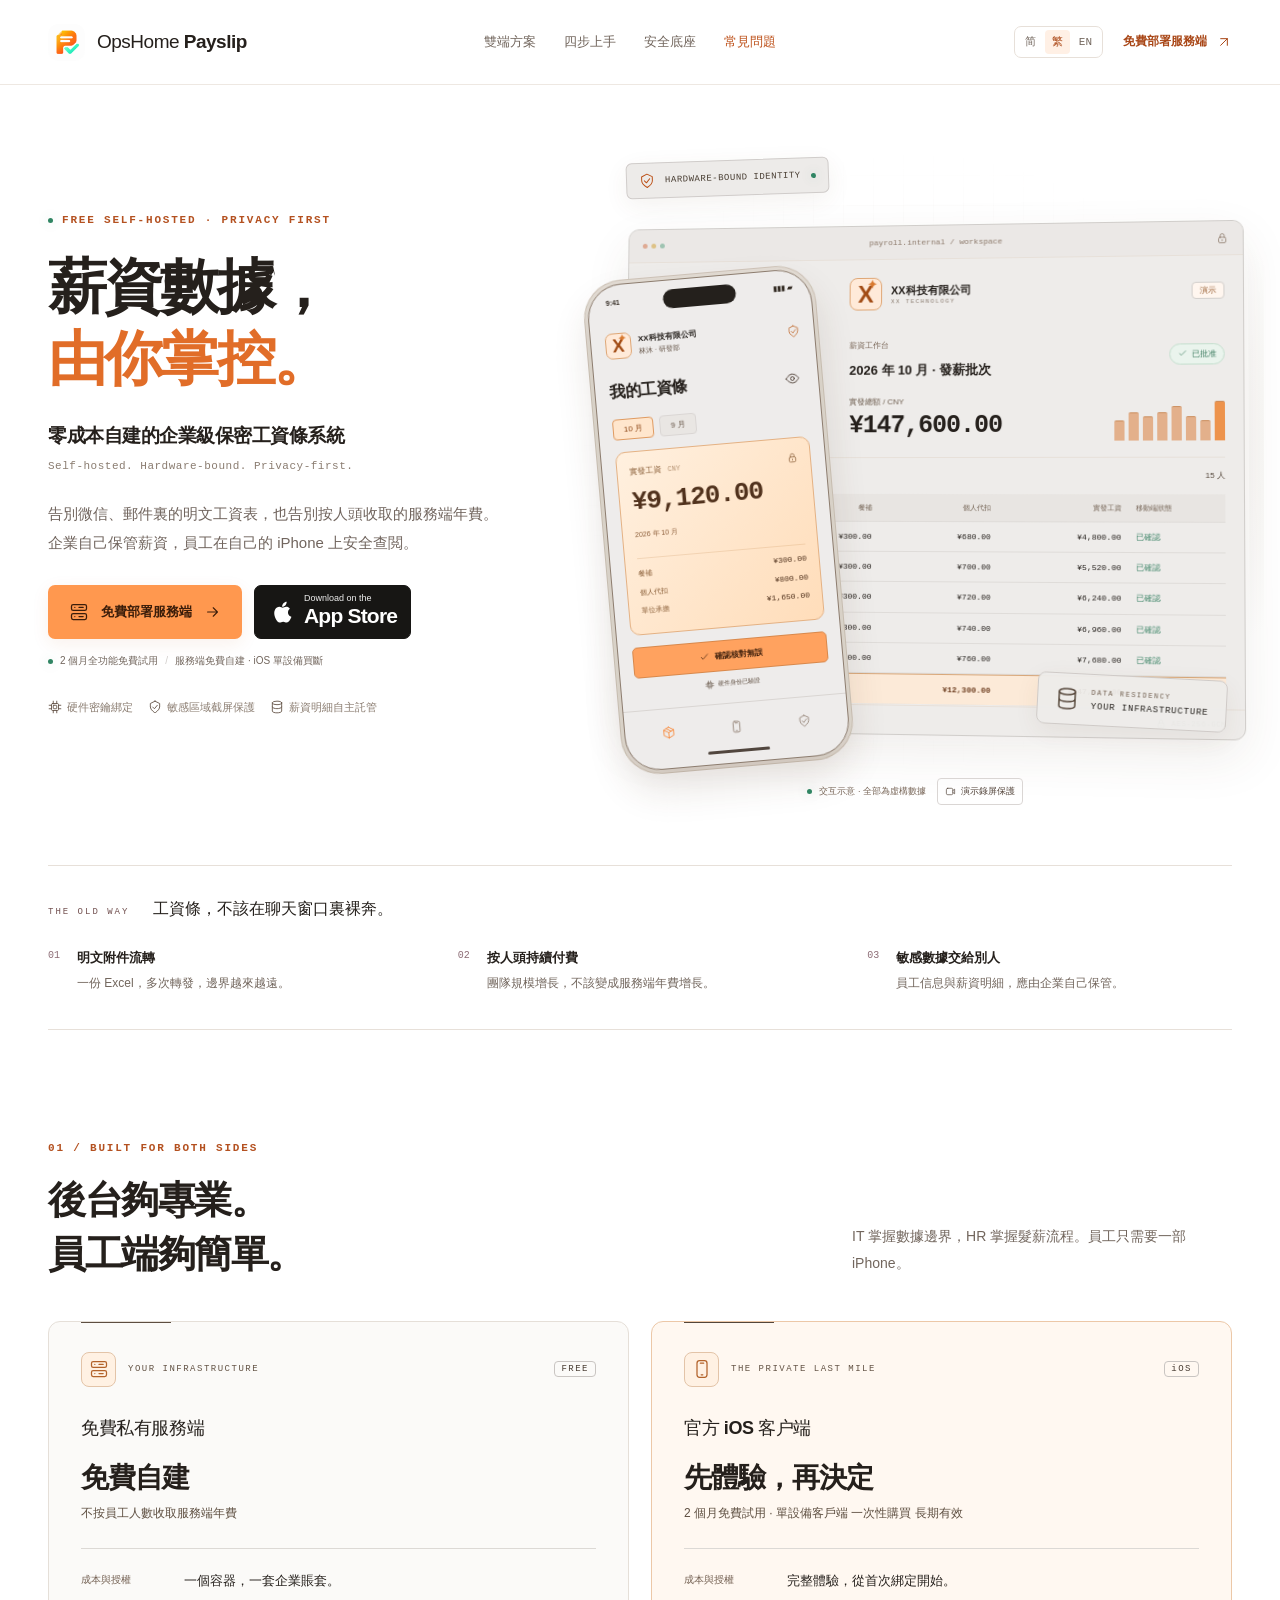
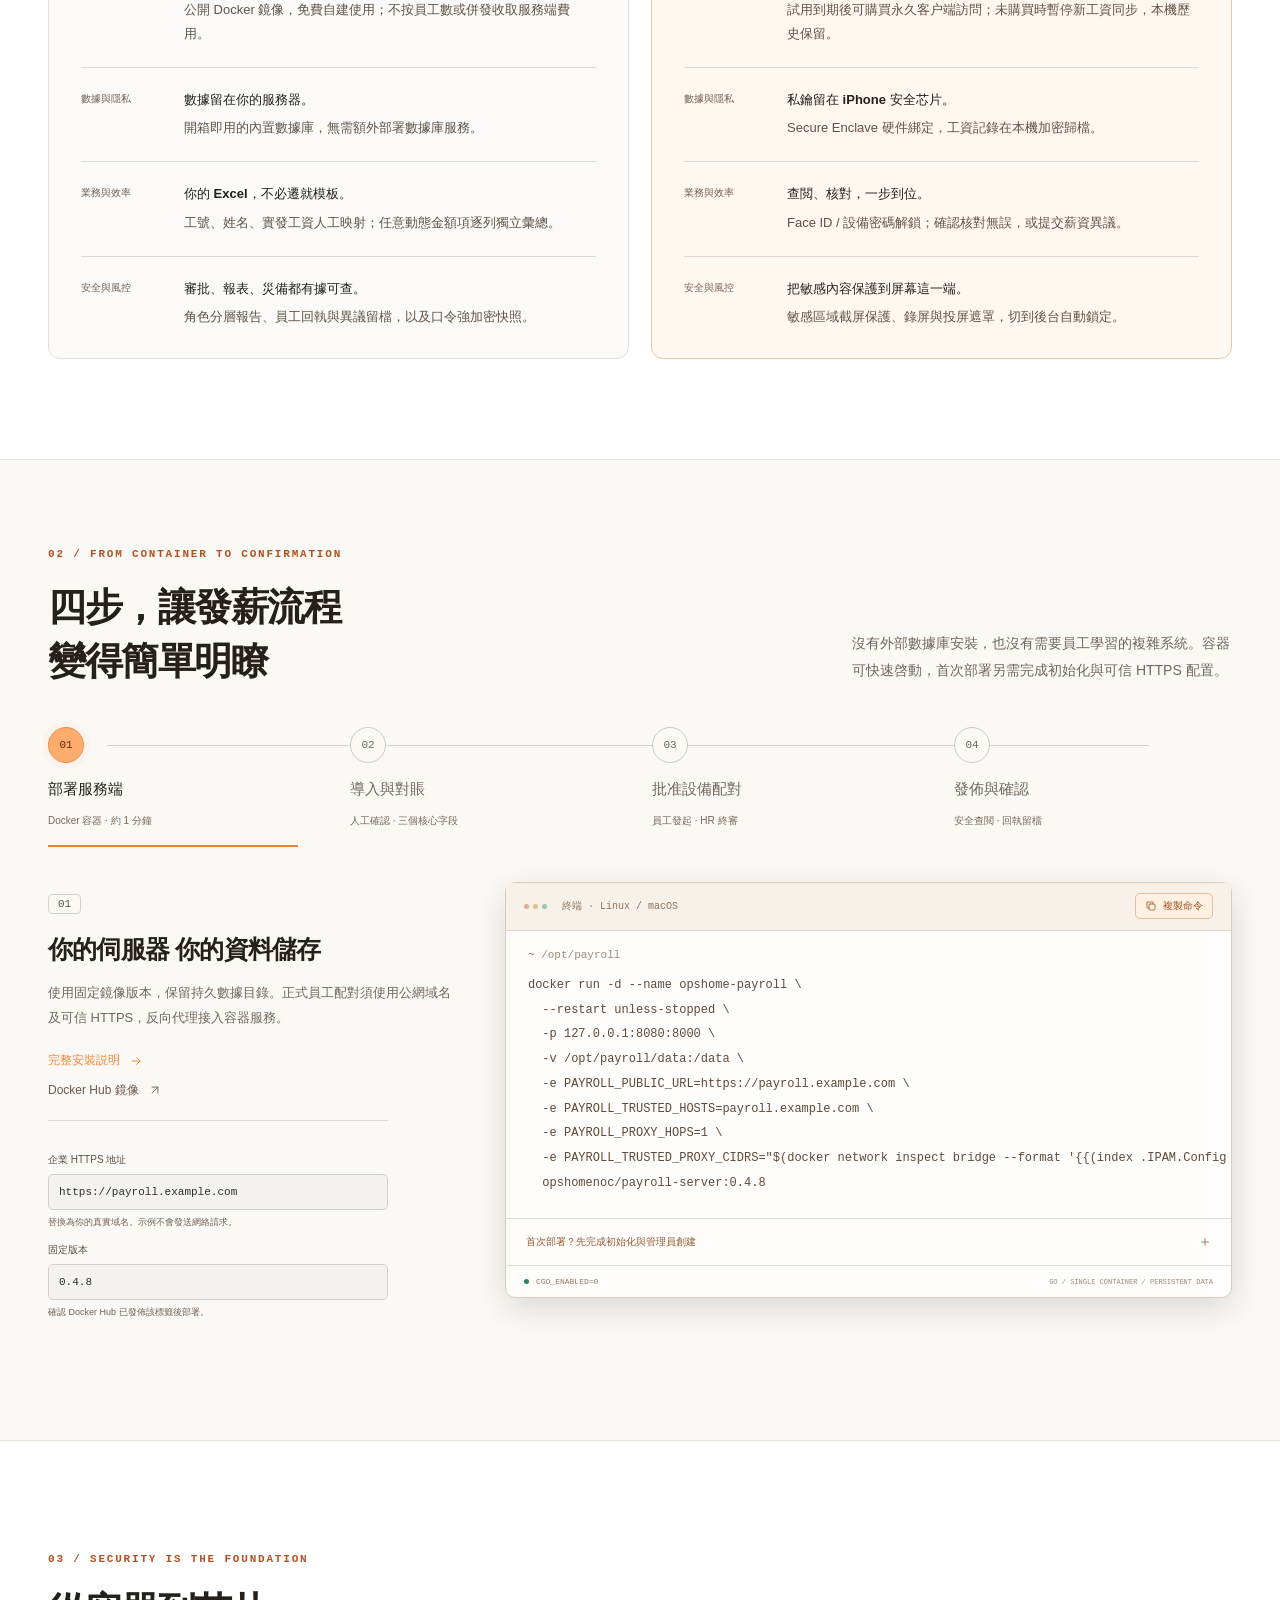
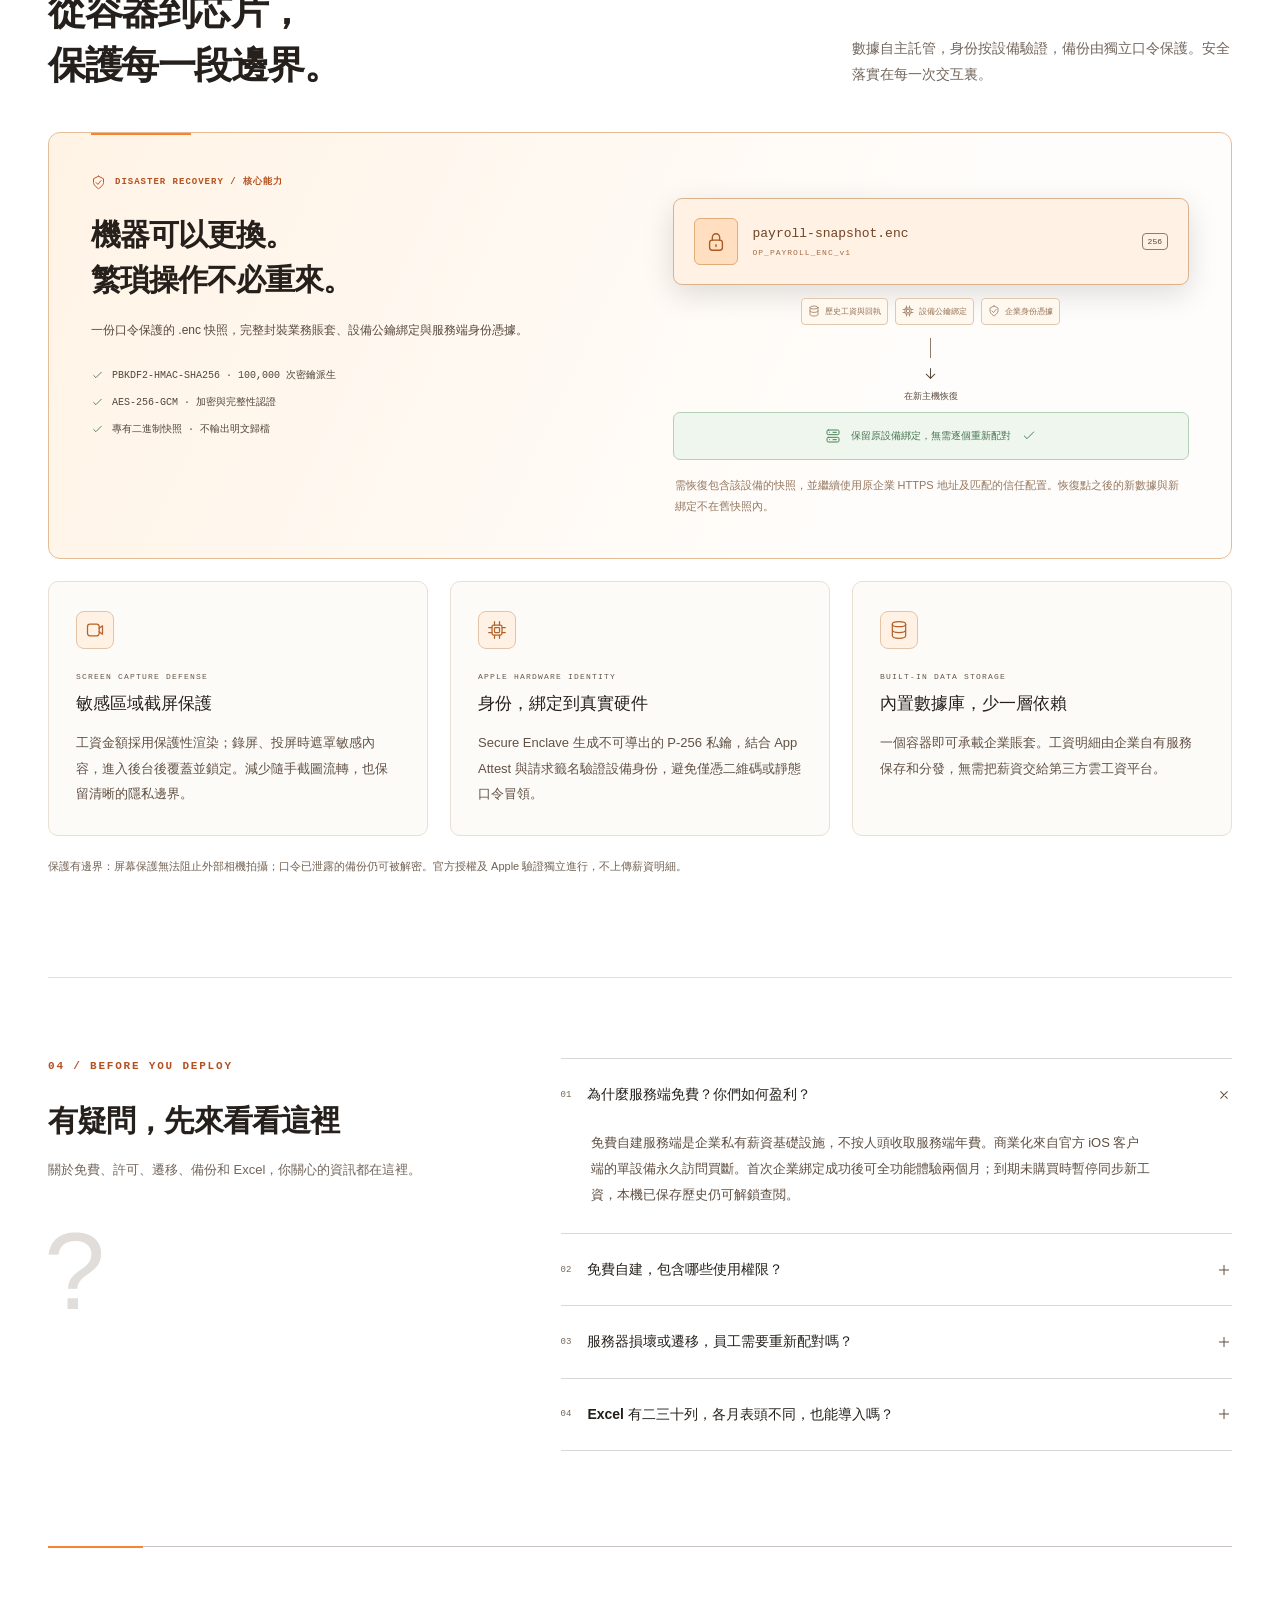
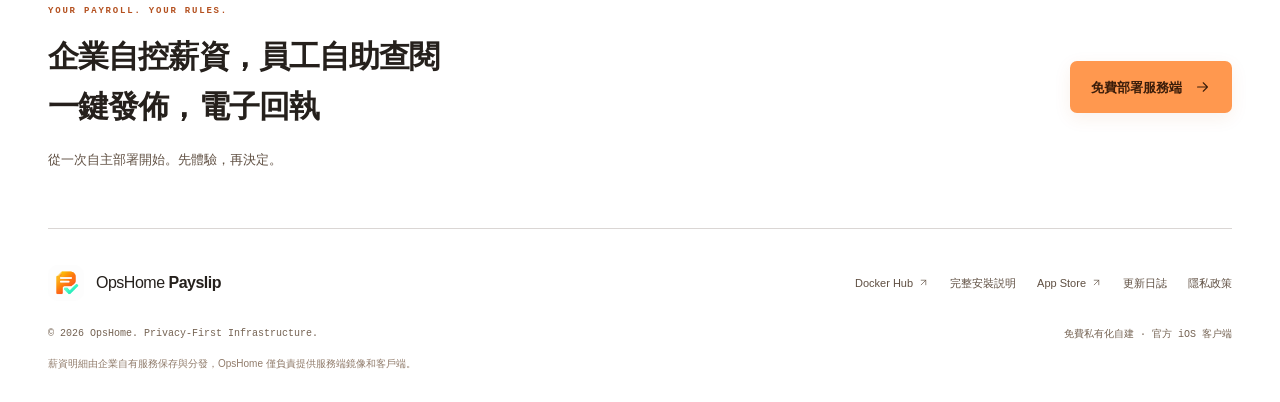
<file: docs/zh-hk/index.html>
<!doctype html>
<html lang="zh-HK"><head><meta charset="utf-8"><meta name="viewport" content="width=device-width,initial-scale=1"><meta name="theme-color" content="#ffffff"><title>OpsHome Payslip｜免費自建，薪酬由你掌控</title><meta name="description" content="免費私有化自建服務端，配合硬件綁定的官方 iOS 客户端。動態 Excel 對賬、審批迴執與口令加密災備。"><link rel="canonical" href="https://cisco-262.github.io/payroll-web/zh-hk/"><link rel="alternate" hreflang="zh-CN" href="https://cisco-262.github.io/payroll-web/"><link rel="alternate" hreflang="zh-HK" href="https://cisco-262.github.io/payroll-web/zh-hk/"><link rel="alternate" hreflang="en" href="https://cisco-262.github.io/payroll-web/en/"><link rel="alternate" hreflang="x-default" href="https://cisco-262.github.io/payroll-web/"><meta property="og:title" content="OpsHome Payslip｜免費自建，薪酬由你掌控"><meta property="og:description" content="免費私有化自建服務端，配合硬件綁定的官方 iOS 客户端。動態 Excel 對賬、審批迴執與口令加密災備。"><meta property="og:type" content="website"><meta property="og:url" content="https://cisco-262.github.io/payroll-web/zh-hk/"><meta property="og:image" content="https://cisco-262.github.io/payroll-web/assets/logo.png"><link rel="icon" href="../assets/favicon.png"><link rel="stylesheet" href="../assets/site.css?v=20261031"><script src="../assets/site.js?v=20261031" defer></script></head>
<body data-locale="zh-HK"><a class="skip" href="#main">跳至正文</a>
<header class="header"><div class="wrap header-inner"><a class="brand" href="../" aria-label="OpsHome Payslip"><img src="../assets/logo.png" width="37" height="37" alt=""><span>OpsHome <b>Payslip</b></span></a><nav id="main-nav" aria-label="展開導航"><a href="#solution">雙端方案</a><a href="#deployment">四步上手</a><a href="#security">安全底座</a><a href="#faq">常見問題</a></nav><div class="header-actions"><div class="language-control" aria-label="Language"><a href="../" lang="zh-CN">简</a><a href="../zh-hk/" lang="zh-HK" aria-current="page">繁</a><a href="../en/" lang="en">EN</a></div><a class="header-cta" href="#deployment">免費部署服務端 <svg class="icon" viewBox="0 0 24 24" fill="none" stroke="currentColor" stroke-width="1.5" stroke-linecap="round" stroke-linejoin="round" aria-hidden="true"><path d="M7 17 17 7M7 7h10v10"/></svg></a><button class="menu-button" aria-label="展開導航" aria-expanded="false" aria-controls="main-nav"><svg class="icon" viewBox="0 0 24 24" fill="none" stroke="currentColor" stroke-width="1.5" stroke-linecap="round" stroke-linejoin="round" aria-hidden="true"><path d="M4 7h16M4 12h16M4 17h16"/></svg></button></div></div></header>
<main id="main"><section class="hero wrap"><div class="hero-copy"><p class="eyebrow"><span class="tiny-dot"></span>FREE SELF-HOSTED · PRIVACY FIRST</p><h1>薪資數據，<br><span>由你掌控。</span></h1><p class="hero-line">零成本自建的企業級保密工資條系統</p><p class="hero-english">Self-hosted. Hardware-bound. Privacy-first.</p><p class="hero-lead">告別微信、郵件裏的明文工資表，也告別按人頭收取的服務端年費。企業自己保管薪資，員工在自己的 iPhone 上安全查閲。</p><div class="hero-actions"><a class="button primary" href="#deployment"><svg class="icon" viewBox="0 0 24 24" fill="none" stroke="currentColor" stroke-width="1.5" stroke-linecap="round" stroke-linejoin="round" aria-hidden="true"><rect x="3" y="3" width="18" height="7" rx="2"/><rect x="3" y="14" width="18" height="7" rx="2"/><path d="M7 6.5h.01M7 17.5h.01M12 6.5h5m-5 11h5"/></svg>免費部署服務端<svg class="icon" viewBox="0 0 24 24" fill="none" stroke="currentColor" stroke-width="1.5" stroke-linecap="round" stroke-linejoin="round" aria-hidden="true"><path d="M5 12h14M13 6l6 6-6 6"/></svg></a><a class="app-store" href="https://apps.apple.com/app/id6827447163" target="_blank" rel="noopener noreferrer" aria-label="下載員工端"><svg class="icon" viewBox="0 0 24 24" fill="none" stroke="currentColor" stroke-width="1.5" stroke-linecap="round" stroke-linejoin="round" aria-hidden="true"><path fill="currentColor" stroke="none" d="M17.1 12.4c0-2 1.6-3 1.7-3.1-1-1.5-2.5-1.7-3.1-1.7-1.3-.1-2.5.8-3.1.8-.7 0-1.7-.8-2.8-.8-1.5 0-2.9.9-3.7 2.2-1.6 2.7-.4 6.8 1.1 9 .8 1.1 1.6 2.3 2.8 2.2 1.1 0 1.6-.7 3-.7s1.8.7 3 .7 2-1.1 2.8-2.2c.9-1.3 1.3-2.6 1.3-2.7-.1 0-3-.9-3-3.7ZM15 6.2c.6-.8 1.1-1.9 1-3-.9 0-2.1.6-2.8 1.4-.6.7-1.2 1.8-1.1 2.9 1.1.1 2.2-.6 2.9-1.3Z"/></svg><span><small>Download on the</small><strong>App Store</strong></span></a></div><p class="trial-line"><span class="tiny-dot"></span>2 個月全功能免費試用<span class="trial-divider">/</span><span>服務端免費自建 · iOS 單設備買斷</span></p><div class="hero-assurances"><span><svg class="icon" viewBox="0 0 24 24" fill="none" stroke="currentColor" stroke-width="1.5" stroke-linecap="round" stroke-linejoin="round" aria-hidden="true"><rect x="6" y="6" width="12" height="12" rx="2"/><rect x="9" y="9" width="6" height="6" rx="1"/><path d="M9 2v4m6-4v4M9 18v4m6-4v4M2 9h4m-4 6h4m12-6h4m-4 6h4"/></svg>硬件密鑰綁定</span><span><svg class="icon" viewBox="0 0 24 24" fill="none" stroke="currentColor" stroke-width="1.5" stroke-linecap="round" stroke-linejoin="round" aria-hidden="true"><path d="m12 2 8 4v6c0 5-8 10-8 10S4 17 4 12V6l8-4Z"/><path d="m8 12 3 3 5-6"/></svg>敏感區域截屏保護</span><span><svg class="icon" viewBox="0 0 24 24" fill="none" stroke="currentColor" stroke-width="1.5" stroke-linecap="round" stroke-linejoin="round" aria-hidden="true"><ellipse cx="12" cy="5" rx="8" ry="3"/><path d="M4 5v14c0 4 16 4 16 0V5M4 12c0 4 16 4 16 0"/></svg>薪資明細自主託管</span></div></div>
<div class="hero-art" aria-label="交互示意 · 全部為虛構數據"><div class="art-grid" aria-hidden="true"></div><div class="art-orbit" aria-hidden="true"></div><div class="signature-pill"><svg class="icon" viewBox="0 0 24 24" fill="none" stroke="currentColor" stroke-width="1.5" stroke-linecap="round" stroke-linejoin="round" aria-hidden="true"><path d="m12 2 8 4v6c0 5-8 10-8 10S4 17 4 12V6l8-4Z"/><path d="m8 12 3 3 5-6"/></svg><span>HARDWARE-BOUND IDENTITY</span><span class="tiny-dot"></span></div>
<div class="desktop-demo"><div class="window-bar"><span class="window-dots" aria-hidden="true"><i></i><i></i><i></i></span><span>payroll.internal / workspace</span><svg class="icon" viewBox="0 0 24 24" fill="none" stroke="currentColor" stroke-width="1.5" stroke-linecap="round" stroke-linejoin="round" aria-hidden="true"><rect x="5" y="10" width="14" height="11" rx="3"/><path d="M8 10V7a4 4 0 0 1 8 0v3m-4 5v2"/></svg></div><div class="desktop-content"><div class="workspace-top"><div class="company-symbol" aria-hidden="true">X<span>✦</span></div><div><b>XX科技有限公司</b><small>XX TECHNOLOGY</small></div><span class="demo-chip">演示</span></div><div class="workspace-title"><div><small>薪資工作台</small><h3 data-batch-label>2026 年 10 月 · 發薪批次</h3></div><span class="status approved"><svg class="icon" viewBox="0 0 24 24" fill="none" stroke="currentColor" stroke-width="1.5" stroke-linecap="round" stroke-linejoin="round" aria-hidden="true"><path d="m5 12 4 4L19 6"/></svg>已批准</span></div><div class="workspace-summary"><div><small>實發總額 / CNY</small><strong data-payroll-total>¥147,600.00</strong></div><div class="mini-chart" aria-hidden="true"><i></i><i></i><i></i><i></i><i></i><i></i><i></i><i></i></div></div><div class="table-toolbar"><span class="tiny-dot"></span>動態字段 · 已人工核對<span>15 人</span></div><div class="demo-table-scroll" tabindex="0" aria-label="動態字段 · 已人工核對"><table class="demo-table"><thead><tr><th>工號</th><th>姓名</th><th>餐補</th><th>個人代扣</th><th>實發工資</th><th>移動端狀態</th></tr></thead><tbody id="demo-payroll-rows"></tbody><tfoot><tr><td colspan="2">合計（共 15 人）</td><td data-column-total="meal">¥4,500.00</td><td data-column-total="withheld">¥12,300.00</td><td data-column-total="net">¥147,600.00</td><td>—</td></tr></tfoot></table></div></div><div class="desktop-bottom"><span><svg class="icon" viewBox="0 0 24 24" fill="none" stroke="currentColor" stroke-width="1.5" stroke-linecap="round" stroke-linejoin="round" aria-hidden="true"><ellipse cx="12" cy="5" rx="8" ry="3"/><path d="M4 5v14c0 4 16 4 16 0V5M4 12c0 4 16 4 16 0"/></svg> BUILT-IN DATABASE</span><span><svg class="icon" viewBox="0 0 24 24" fill="none" stroke="currentColor" stroke-width="1.5" stroke-linecap="round" stroke-linejoin="round" aria-hidden="true"><rect x="5" y="10" width="14" height="11" rx="3"/><path d="M8 10V7a4 4 0 0 1 8 0v3m-4 5v2"/></svg> AES-256-GCM</span></div></div>
<div class="phone-demo"><div class="phone-island" aria-hidden="true"></div><div class="phone-status"><span>9:41</span><span aria-hidden="true">▮▮▮ ▰</span></div><div class="phone-company"><span class="company-symbol small">X<span>✦</span></span><div><b>XX科技有限公司</b><small>林沐 · 研發部</small></div><svg class="icon" viewBox="0 0 24 24" fill="none" stroke="currentColor" stroke-width="1.5" stroke-linecap="round" stroke-linejoin="round" aria-hidden="true"><path d="m12 2 8 4v6c0 5-8 10-8 10S4 17 4 12V6l8-4Z"/><path d="m8 12 3 3 5-6"/></svg></div><div class="phone-heading"><h3>我的工資條</h3><button class="icon-button" id="toggle-amounts" aria-label="演示金額隱藏" aria-pressed="false"><svg class="icon" viewBox="0 0 24 24" fill="none" stroke="currentColor" stroke-width="1.5" stroke-linecap="round" stroke-linejoin="round" aria-hidden="true"><path d="M2 12s4-7 10-7 10 7 10 7-4 7-10 7S2 12 2 12Z"/><circle cx="12" cy="12" r="3"/></svg></button></div><div class="phone-months" aria-label="2026 年 10 月"><button data-month="0" aria-pressed="true">10 月</button><button data-month="1" aria-pressed="false">9 月</button></div><div class="salary-card"><div class="salary-card-top"><span>實發工資 <small>CNY</small></span><svg class="icon" viewBox="0 0 24 24" fill="none" stroke="currentColor" stroke-width="1.5" stroke-linecap="round" stroke-linejoin="round" aria-hidden="true"><rect x="5" y="10" width="14" height="11" rx="3"/><path d="M8 10V7a4 4 0 0 1 8 0v3m-4 5v2"/></svg></div><strong class="salary-number" data-phone-net>¥9,120.00</strong><small data-phone-period>2026 年 10 月</small><div class="salary-divider"></div><div class="salary-line"><span>餐補</span><b data-phone-detail="0">—</b></div><div class="salary-line"><span>個人代扣</span><b data-phone-detail="1">—</b></div><div class="salary-line"><span>單位承擔</span><b data-phone-detail="2">—</b></div><div class="capture-mask" hidden><span><svg class="icon" viewBox="0 0 24 24" fill="none" stroke="currentColor" stroke-width="1.5" stroke-linecap="round" stroke-linejoin="round" aria-hidden="true"><path d="m12 2 8 4v6c0 5-8 10-8 10S4 17 4 12V6l8-4Z"/><path d="m8 12 3 3 5-6"/></svg></span><b>敏感內容已遮罩</b><small>錄屏 / 投屏保護示意</small></div></div><button class="phone-confirm" id="demo-confirm"><svg class="icon" viewBox="0 0 24 24" fill="none" stroke="currentColor" stroke-width="1.5" stroke-linecap="round" stroke-linejoin="round" aria-hidden="true"><path d="m5 12 4 4L19 6"/></svg><span>確認核對無誤</span></button><div class="hardware-note"><svg class="icon" viewBox="0 0 24 24" fill="none" stroke="currentColor" stroke-width="1.5" stroke-linecap="round" stroke-linejoin="round" aria-hidden="true"><rect x="6" y="6" width="12" height="12" rx="2"/><rect x="9" y="9" width="6" height="6" rx="1"/><path d="M9 2v4m6-4v4M9 18v4m6-4v4M2 9h4m-4 6h4m12-6h4m-4 6h4"/></svg>硬件身份已驗證</div><div class="phone-nav" aria-hidden="true"><span><svg class="icon" viewBox="0 0 24 24" fill="none" stroke="currentColor" stroke-width="1.5" stroke-linecap="round" stroke-linejoin="round" aria-hidden="true"><path d="m12 2 9 5-9 5-9-5 9-5Zm-9 5v10l9 5 9-5V7m-9 5v10M7.5 4.5l9 5"/></svg></span><span><svg class="icon" viewBox="0 0 24 24" fill="none" stroke="currentColor" stroke-width="1.5" stroke-linecap="round" stroke-linejoin="round" aria-hidden="true"><rect x="6" y="2" width="12" height="20" rx="3"/><path d="M10 5h4m-3 14h2"/></svg></span><span><svg class="icon" viewBox="0 0 24 24" fill="none" stroke="currentColor" stroke-width="1.5" stroke-linecap="round" stroke-linejoin="round" aria-hidden="true"><path d="m12 2 8 4v6c0 5-8 10-8 10S4 17 4 12V6l8-4Z"/><path d="m8 12 3 3 5-6"/></svg></span></div><div class="phone-home" aria-hidden="true"></div></div>
<div class="data-pill"><svg class="icon" viewBox="0 0 24 24" fill="none" stroke="currentColor" stroke-width="1.5" stroke-linecap="round" stroke-linejoin="round" aria-hidden="true"><ellipse cx="12" cy="5" rx="8" ry="3"/><path d="M4 5v14c0 4 16 4 16 0V5M4 12c0 4 16 4 16 0"/></svg><div><small>DATA RESIDENCY</small><strong>YOUR INFRASTRUCTURE</strong></div></div><div class="art-caption"><span class="tiny-dot"></span>交互示意 · 全部為虛構數據<button id="capture-demo" aria-pressed="false"><svg class="icon" viewBox="0 0 24 24" fill="none" stroke="currentColor" stroke-width="1.5" stroke-linecap="round" stroke-linejoin="round" aria-hidden="true"><rect x="3" y="5" width="14" height="14" rx="3"/><path d="m17 10 4-3v10l-4-3"/></svg><span>演示錄屏保護</span></button></div></div></section>
<section class="pain-section wrap" aria-labelledby="pain-title"><div class="pain-title"><span>THE OLD WAY</span><h2 id="pain-title">工資條，不該在聊天窗口裏裸奔。</h2></div><div class="pain-grid"><div><span class="pain-index">01</span><h3>明文附件流轉</h3><p>一份 Excel，多次轉發，邊界越來越遠。</p></div><div><span class="pain-index">02</span><h3>按人頭持續付費</h3><p>團隊規模增長，不該變成服務端年費增長。</p></div><div><span class="pain-index">03</span><h3>敏感數據交給別人</h3><p>員工信息與薪資明細，應由企業自己保管。</p></div></div></section>
<section class="section wrap" id="solution"><div class="section-heading"><div><p class="eyebrow">01 / BUILT FOR BOTH SIDES</p><h2>後台夠專業。<br>員工端夠簡單。</h2></div><p>IT 掌握數據邊界，HR 掌握髮薪流程。員工只需要一部 iPhone。</p></div><div class="comparison-grid"><article class="comparison-card server"><div class="comparison-top"><span class="feature-icon"><svg class="icon" viewBox="0 0 24 24" fill="none" stroke="currentColor" stroke-width="1.5" stroke-linecap="round" stroke-linejoin="round" aria-hidden="true"><rect x="3" y="3" width="18" height="7" rx="2"/><rect x="3" y="14" width="18" height="7" rx="2"/><path d="M7 6.5h.01M7 17.5h.01M12 6.5h5m-5 11h5"/></svg></span><span>YOUR INFRASTRUCTURE</span><span class="side-tag">FREE</span></div><h3>免費私有服務端</h3><div class="comparison-price">免費自建</div><p class="comparison-sub">不按員工人數收取服務端年費</p><div class="comparison-features"><div class="comparison-row"><small>成本與授權</small><div><h4>一個容器，一套企業賬套。</h4><p>公開 Docker 鏡像，免費自建使用；不按員工數或併發收取服務端費用。</p></div></div><div class="comparison-row"><small>數據與隱私</small><div><h4>數據留在你的服務器。</h4><p>開箱即用的內置數據庫，無需額外部署數據庫服務。</p></div></div><div class="comparison-row"><small>業務與效率</small><div><h4>你的 Excel，不必遷就模板。</h4><p>工號、姓名、實發工資人工映射；任意動態金額項逐列獨立彙總。</p></div></div><div class="comparison-row"><small>安全與風控</small><div><h4>審批、報表、災備都有據可查。</h4><p>角色分層報告、員工回執與異議留檔，以及口令強加密快照。</p></div></div></div></article><article class="comparison-card client"><div class="comparison-top"><span class="feature-icon"><svg class="icon" viewBox="0 0 24 24" fill="none" stroke="currentColor" stroke-width="1.5" stroke-linecap="round" stroke-linejoin="round" aria-hidden="true"><rect x="6" y="2" width="12" height="20" rx="3"/><path d="M10 5h4m-3 14h2"/></svg></span><span>THE PRIVATE LAST MILE</span><span class="side-tag">iOS</span></div><h3>官方 iOS 客户端</h3><div class="comparison-price">先體驗，再決定</div><p class="comparison-sub">2 個月免費試用 · 單設備客戶端 一次性購買 長期有效</p><div class="comparison-features"><div class="comparison-row"><small>成本與授權</small><div><h4>完整體驗，從首次綁定開始。</h4><p>試用到期後可購買永久客户端訪問；未購買時暫停新工資同步，本機歷史保留。</p></div></div><div class="comparison-row"><small>數據與隱私</small><div><h4>私鑰留在 iPhone 安全芯片。</h4><p>Secure Enclave 硬件綁定，工資記錄在本機加密歸檔。</p></div></div><div class="comparison-row"><small>業務與效率</small><div><h4>查閲、核對，一步到位。</h4><p>Face ID / 設備密碼解鎖；確認核對無誤，或提交薪資異議。</p></div></div><div class="comparison-row"><small>安全與風控</small><div><h4>把敏感內容保護到屏幕這一端。</h4><p>敏感區域截屏保護、錄屏與投屏遮罩，切到後台自動鎖定。</p></div></div></div></article></div></section>
<section class="workflow-section" id="deployment"><div class="wrap"><div class="section-heading"><div><p class="eyebrow">02 / FROM CONTAINER TO CONFIRMATION</p><h2>四步，讓發薪流程<br>變得簡單明瞭</h2></div><p>沒有外部數據庫安裝，也沒有需要員工學習的複雜系統。容器可快速啓動，首次部署另需完成初始化與可信 HTTPS 配置。</p></div><div class="step-tabs" role="tablist" aria-label="四步上手"><button class="step-tab" id="step-tab-0" role="tab" aria-selected="true" aria-controls="step-panel-0" tabindex="0" data-step="0"><span class="step-number">01</span><b>部署服務端</b><small>Docker 容器 · 約 1 分鐘</small></button><button class="step-tab" id="step-tab-1" role="tab" aria-selected="false" aria-controls="step-panel-1" tabindex="-1" data-step="1"><span class="step-number">02</span><b>導入與對賬</b><small>人工確認 · 三個核心字段</small></button><button class="step-tab" id="step-tab-2" role="tab" aria-selected="false" aria-controls="step-panel-2" tabindex="-1" data-step="2"><span class="step-number">03</span><b>批准設備配對</b><small>員工發起 · HR 終審</small></button><button class="step-tab" id="step-tab-3" role="tab" aria-selected="false" aria-controls="step-panel-3" tabindex="-1" data-step="3"><span class="step-number">04</span><b>發佈與確認</b><small>安全查閲 · 回執留檔</small></button></div>
<div class="step-panels"><section class="step-panel" id="step-panel-0" role="tabpanel" aria-labelledby="step-tab-0"><div class="step-description"><span class="outline-number">01</span><h3>你的伺服器 你的資料儲存</h3><p>使用固定鏡像版本，保留持久數據目錄。正式員工配對須使用公網域名及可信 HTTPS，反向代理接入容器服務。</p><a class="text-link" href="../quickstart.html">完整安裝説明<svg class="icon" viewBox="0 0 24 24" fill="none" stroke="currentColor" stroke-width="1.5" stroke-linecap="round" stroke-linejoin="round" aria-hidden="true"><path d="M5 12h14M13 6l6 6-6 6"/></svg></a><a class="text-link subdued" href="https://hub.docker.com/r/opshomenoc/payroll-server" target="_blank" rel="noopener noreferrer">Docker Hub 鏡像<svg class="icon" viewBox="0 0 24 24" fill="none" stroke="currentColor" stroke-width="1.5" stroke-linecap="round" stroke-linejoin="round" aria-hidden="true"><path d="M7 17 17 7M7 7h10v10"/></svg></a><div class="deployment-fields"><label>企業 HTTPS 地址<input id="deploy-domain" type="url" value="https://payroll.example.com" spellcheck="false" aria-describedby="domain-note"></label><small id="domain-note">替換為你的真實域名。示例不會發送網絡請求。</small><label>固定版本<input id="deploy-version" value="0.4.8" pattern="v?[0-9]+\.[0-9]+\.[0-9]+" spellcheck="false"></label><small>確認 Docker Hub 已發佈該標籤後部署。</small></div></div><div class="terminal"><div class="terminal-top"><span class="window-dots" aria-hidden="true"><i></i><i></i><i></i></span><span>終端 · Linux / macOS</span><button class="copy-button" data-copy="deploy-command"><svg class="icon" viewBox="0 0 24 24" fill="none" stroke="currentColor" stroke-width="1.5" stroke-linecap="round" stroke-linejoin="round" aria-hidden="true"><rect x="8" y="8" width="12" height="12" rx="2"/><path d="M16 8V4H4v12h4"/></svg><span>複製命令</span></button></div><div class="terminal-location"><span>~</span> /opt/payroll</div><pre tabindex="0"><code id="deploy-command">docker run -d --name opshome-payroll \
  --restart unless-stopped \
  -p 127.0.0.1:8080:8000 \
  -v /opt/payroll/data:/data \
  -e PAYROLL_PUBLIC_URL=https://payroll.example.com \
  -e PAYROLL_TRUSTED_HOSTS=payroll.example.com \
  opshomenoc/payroll-server:0.4.8</code></pre><details class="init-details"><summary>首次部署？先完成初始化與管理員創建<svg class="icon" viewBox="0 0 24 24" fill="none" stroke="currentColor" stroke-width="1.5" stroke-linecap="round" stroke-linejoin="round" aria-hidden="true"><path d="M12 5v14M5 12h14"/></svg></summary><pre tabindex="0"><code id="init-command"></code></pre><button class="copy-button" data-copy="init-command"><svg class="icon" viewBox="0 0 24 24" fill="none" stroke="currentColor" stroke-width="1.5" stroke-linecap="round" stroke-linejoin="round" aria-hidden="true"><rect x="8" y="8" width="12" height="12" rx="2"/><path d="M16 8V4H4v12h4"/></svg><span>複製初始化命令</span></button></details><div class="terminal-foot"><span class="tiny-dot"></span>CGO_ENABLED=0 <span>GO / SINGLE CONTAINER / PERSISTENT DATA</span></div></div></section>
<section class="step-panel" id="step-panel-1" role="tabpanel" aria-labelledby="step-tab-1" hidden><div class="step-description"><span class="outline-number">02</span><h3>表頭由你定義，系統負責對齊。</h3><p>HR 每次必須人工選擇三列；其他金額、津貼和備註按原表完整展開，底部各列獨立求和。</p><span class="technical-label">DYNAMIC SCHEMA / COLUMN-WISE SUM</span></div><div class="mapping-demo"><div class="component-top"><svg class="icon" viewBox="0 0 24 24" fill="none" stroke="currentColor" stroke-width="1.5" stroke-linecap="round" stroke-linejoin="round" aria-hidden="true"><path d="m12 2 9 5-9 5-9-5 9-5Zm-9 5v10l9 5 9-5V7m-9 5v10M7.5 4.5l9 5"/></svg> Payroll_October.xlsx <span class="status approved">15 × 6</span></div><label class="mapping-choice">工號 · 必選<span>員工編號<span aria-hidden="true">⌄</span></span></label><label class="mapping-choice">姓名 · 必選<span>員工姓名<span aria-hidden="true">⌄</span></span></label><label class="mapping-choice">實發工資 · 必選<span>銀行卡實發<span aria-hidden="true">⌄</span></span></label><div class="mapping-checks"><span><svg class="icon" viewBox="0 0 24 24" fill="none" stroke="currentColor" stroke-width="1.5" stroke-linecap="round" stroke-linejoin="round" aria-hidden="true"><path d="m5 12 4 4L19 6"/></svg>核心字段已人工確認</span><span><svg class="icon" viewBox="0 0 24 24" fill="none" stroke="currentColor" stroke-width="1.5" stroke-linecap="round" stroke-linejoin="round" aria-hidden="true"><path d="m5 12 4 4L19 6"/></svg>15 行完整呈現</span><span><svg class="icon" viewBox="0 0 24 24" fill="none" stroke="currentColor" stroke-width="1.5" stroke-linecap="round" stroke-linejoin="round" aria-hidden="true"><path d="m5 12 4 4L19 6"/></svg>逐列合計可核對</span></div><p>餐補、津貼、代扣……名稱不限，列數按真實文件解析。</p></div></section>
<section class="step-panel" id="step-panel-2" role="tabpanel" aria-labelledby="step-tab-2" hidden><div class="step-description"><span class="outline-number">03</span><h3>員工先出示，HR 再批准。</h3><p>員工在官方 App 輸入或掃描企業地址，生成本機專用配對碼。HR 按工號核對設備，批准後完成激活。</p><span class="technical-label">EMPLOYEE → HR → HARDWARE IDENTITY</span></div><div class="pairing-demo"><div class="pairing-code"><span>本機配對碼</span><strong>8042 1679</strong><small>5 分鐘有效 · 虛構示意碼</small></div><div class="pairing-identity"><svg class="icon" viewBox="0 0 24 24" fill="none" stroke="currentColor" stroke-width="1.5" stroke-linecap="round" stroke-linejoin="round" aria-hidden="true"><rect x="6" y="2" width="12" height="20" rx="3"/><path d="M10 5h4m-3 14h2"/></svg><div><b>員工工號 E1007</b><span>林沐 · iPhone</span></div><svg class="qr-illustration" id="demo-qr" viewBox="0 0 25 25" aria-label="示意圖形 · 不可用於配對"><title>示意圖形 · 不可用於配對</title></svg></div><button class="button primary" id="approve-demo"><svg class="icon" viewBox="0 0 24 24" fill="none" stroke="currentColor" stroke-width="1.5" stroke-linecap="round" stroke-linejoin="round" aria-hidden="true"><path d="m5 12 4 4L19 6"/></svg><span>批准激活設備</span></button><small class="fine-print">示意圖形 · 不可用於配對</small></div></section>
<section class="step-panel" id="step-panel-3" role="tabpanel" aria-labelledby="step-tab-3" hidden><div class="step-description"><span class="outline-number">04</span><h3>發出去，也把確認留住。</h3><p>批次審批通過後由授權人員發佈。員工通過 App 安全同步工資條，確認或提交異議；反饋與時間戳留在企業賬套。</p><span class="technical-label">APPROVAL / PUBLICATION / RECEIPT</span></div><div class="receipt-demo"><div><span class="receipt-dot"><svg class="icon" viewBox="0 0 24 24" fill="none" stroke="currentColor" stroke-width="1.5" stroke-linecap="round" stroke-linejoin="round" aria-hidden="true"><path d="m5 12 4 4L19 6"/></svg></span><div><small>審批留痕</small><b>批次已批准</b></div><time>10:24</time></div><div><span class="receipt-dot"><svg class="icon" viewBox="0 0 24 24" fill="none" stroke="currentColor" stroke-width="1.5" stroke-linecap="round" stroke-linejoin="round" aria-hidden="true"><path d="m5 12 4 4L19 6"/></svg></span><div><small>企業直達設備</small><b>授權人員已發佈</b></div><time>10:28</time></div><div><span class="receipt-dot"><svg class="icon" viewBox="0 0 24 24" fill="none" stroke="currentColor" stroke-width="1.5" stroke-linecap="round" stroke-linejoin="round" aria-hidden="true"><path d="m5 12 4 4L19 6"/></svg></span><div><small>回執存證</small><b>員工確認核對無誤</b></div><time>10:32</time></div><p>示例不連接真實企業；通知送達取決於企業配置及設備網絡。</p></div></section></div></div></section>
<section class="section wrap" id="security"><div class="section-heading"><div><p class="eyebrow">03 / SECURITY IS THE FOUNDATION</p><h2>從容器到芯片，<br>保護每一段邊界。</h2></div><p>數據自主託管，身份按設備驗證，備份由獨立口令保護。安全落實在每一次交互裏。</p></div><article class="recovery-card"><div class="recovery-copy"><p class="eyebrow"><svg class="icon" viewBox="0 0 24 24" fill="none" stroke="currentColor" stroke-width="1.5" stroke-linecap="round" stroke-linejoin="round" aria-hidden="true"><path d="m12 2 8 4v6c0 5-8 10-8 10S4 17 4 12V6l8-4Z"/><path d="m8 12 3 3 5-6"/></svg>DISASTER RECOVERY / 核心能力</p><h3>機器可以更換。<br>繁瑣操作不必重來。</h3><p>一份口令保護的 .enc 快照，完整封裝業務賬套、設備公鑰綁定與服務端身份憑據。</p><ul><li><svg class="icon" viewBox="0 0 24 24" fill="none" stroke="currentColor" stroke-width="1.5" stroke-linecap="round" stroke-linejoin="round" aria-hidden="true"><path d="m5 12 4 4L19 6"/></svg>PBKDF2-HMAC-SHA256 · 100,000 次密鑰派生</li><li><svg class="icon" viewBox="0 0 24 24" fill="none" stroke="currentColor" stroke-width="1.5" stroke-linecap="round" stroke-linejoin="round" aria-hidden="true"><path d="m5 12 4 4L19 6"/></svg>AES-256-GCM · 加密與完整性認證</li><li><svg class="icon" viewBox="0 0 24 24" fill="none" stroke="currentColor" stroke-width="1.5" stroke-linecap="round" stroke-linejoin="round" aria-hidden="true"><path d="m5 12 4 4L19 6"/></svg>專有二進制快照 · 不輸出明文歸檔</li></ul></div><div class="recovery-visual"><div class="snapshot-file"><span><svg class="icon" viewBox="0 0 24 24" fill="none" stroke="currentColor" stroke-width="1.5" stroke-linecap="round" stroke-linejoin="round" aria-hidden="true"><rect x="5" y="10" width="14" height="11" rx="3"/><path d="M8 10V7a4 4 0 0 1 8 0v3m-4 5v2"/></svg></span><div><b>payroll-snapshot.enc</b><small>OP_PAYROLL_ENC_v1</small></div><span class="file-badge">256</span></div><div class="snapshot-assets"><span><svg class="icon" viewBox="0 0 24 24" fill="none" stroke="currentColor" stroke-width="1.5" stroke-linecap="round" stroke-linejoin="round" aria-hidden="true"><ellipse cx="12" cy="5" rx="8" ry="3"/><path d="M4 5v14c0 4 16 4 16 0V5M4 12c0 4 16 4 16 0"/></svg>歷史工資與回執</span><span><svg class="icon" viewBox="0 0 24 24" fill="none" stroke="currentColor" stroke-width="1.5" stroke-linecap="round" stroke-linejoin="round" aria-hidden="true"><rect x="6" y="6" width="12" height="12" rx="2"/><rect x="9" y="9" width="6" height="6" rx="1"/><path d="M9 2v4m6-4v4M9 18v4m6-4v4M2 9h4m-4 6h4m12-6h4m-4 6h4"/></svg>設備公鑰綁定</span><span><svg class="icon" viewBox="0 0 24 24" fill="none" stroke="currentColor" stroke-width="1.5" stroke-linecap="round" stroke-linejoin="round" aria-hidden="true"><path d="m12 2 8 4v6c0 5-8 10-8 10S4 17 4 12V6l8-4Z"/><path d="m8 12 3 3 5-6"/></svg>企業身份憑據</span></div><div class="recovery-line"><span></span><svg class="icon" viewBox="0 0 24 24" fill="none" stroke="currentColor" stroke-width="1.5" stroke-linecap="round" stroke-linejoin="round" aria-hidden="true"><path d="M5 12h14M13 6l6 6-6 6"/></svg><b>在新主機恢復</b></div><div class="restore-result"><svg class="icon" viewBox="0 0 24 24" fill="none" stroke="currentColor" stroke-width="1.5" stroke-linecap="round" stroke-linejoin="round" aria-hidden="true"><rect x="3" y="3" width="18" height="7" rx="2"/><rect x="3" y="14" width="18" height="7" rx="2"/><path d="M7 6.5h.01M7 17.5h.01M12 6.5h5m-5 11h5"/></svg><span>保留原設備綁定，無需逐個重新配對</span><svg class="icon" viewBox="0 0 24 24" fill="none" stroke="currentColor" stroke-width="1.5" stroke-linecap="round" stroke-linejoin="round" aria-hidden="true"><path d="m5 12 4 4L19 6"/></svg></div><p class="recovery-condition">需恢復包含該設備的快照，並繼續使用原企業 HTTPS 地址及匹配的信任配置。恢復點之後的新數據與新綁定不在舊快照內。</p></div></article><div class="security-grid"><article><span class="security-icon"><svg class="icon" viewBox="0 0 24 24" fill="none" stroke="currentColor" stroke-width="1.5" stroke-linecap="round" stroke-linejoin="round" aria-hidden="true"><rect x="3" y="5" width="14" height="14" rx="3"/><path d="m17 10 4-3v10l-4-3"/></svg></span><small>Screen capture defense</small><h3>敏感區域截屏保護</h3><p>工資金額採用保護性渲染；錄屏、投屏時遮罩敏感內容，進入後台後覆蓋並鎖定。減少隨手截圖流轉，也保留清晰的隱私邊界。</p></article><article><span class="security-icon"><svg class="icon" viewBox="0 0 24 24" fill="none" stroke="currentColor" stroke-width="1.5" stroke-linecap="round" stroke-linejoin="round" aria-hidden="true"><rect x="6" y="6" width="12" height="12" rx="2"/><rect x="9" y="9" width="6" height="6" rx="1"/><path d="M9 2v4m6-4v4M9 18v4m6-4v4M2 9h4m-4 6h4m12-6h4m-4 6h4"/></svg></span><small>Apple hardware identity</small><h3>身份，綁定到真實硬件</h3><p>Secure Enclave 生成不可導出的 P-256 私鑰，結合 App Attest 與請求籤名驗證設備身份，避免僅憑二維碼或靜態口令冒領。</p></article><article><span class="security-icon"><svg class="icon" viewBox="0 0 24 24" fill="none" stroke="currentColor" stroke-width="1.5" stroke-linecap="round" stroke-linejoin="round" aria-hidden="true"><ellipse cx="12" cy="5" rx="8" ry="3"/><path d="M4 5v14c0 4 16 4 16 0V5M4 12c0 4 16 4 16 0"/></svg></span><small>Built-in data storage</small><h3>內置數據庫，少一層依賴</h3><p>一個容器即可承載企業賬套。工資明細由企業自有服務保存和分發，無需把薪資交給第三方雲工資平台。</p></article></div><p class="security-note">保護有邊界：屏幕保護無法阻止外部相機拍攝；口令已泄露的備份仍可被解密。官方授權及 Apple 驗證獨立進行，不上傳薪資明細。</p></section>
<section class="faq-section wrap" id="faq"><div><p class="eyebrow">04 / BEFORE YOU DEPLOY</p><h2>有疑問，先來看看這裡</h2><p>關於免費、許可、遷移、備份和 Excel，你關心的資訊都在這裡。</p><div class="faq-symbol" aria-hidden="true">?</div></div><div class="faq-list"><details open><summary><span class="faq-number">01</span><h3>為什麼服務端免費？你們如何盈利？</h3><svg class="icon" viewBox="0 0 24 24" fill="none" stroke="currentColor" stroke-width="1.5" stroke-linecap="round" stroke-linejoin="round" aria-hidden="true"><path d="M12 5v14M5 12h14"/></svg></summary><p>免費自建服務端是企業私有薪資基礎設施，不按人頭收取服務端年費。商業化來自官方 iOS 客户端的單設備永久訪問買斷。首次企業綁定成功後可全功能體驗兩個月；到期未購買時暫停同步新工資，本機已保存歷史仍可解鎖查閲。</p></details><details><summary><span class="faq-number">02</span><h3>免費自建，包含哪些使用權限？</h3><svg class="icon" viewBox="0 0 24 24" fill="none" stroke="currentColor" stroke-width="1.5" stroke-linecap="round" stroke-linejoin="round" aria-hidden="true"><path d="M12 5v14M5 12h14"/></svg></summary><p>OpsHome Payslip 提供免費私有化自建 / 社區自託管版本。企業可按產品許可部署官方 Docker 鏡像，並配合官方 iOS 客户端使用。免費部署不等於獲得服務端源碼修改或再分發授權。</p></details><details><summary><span class="faq-number">03</span><h3>服務器損壞或遷移，員工需要重新配對嗎？</h3><svg class="icon" viewBox="0 0 24 24" fill="none" stroke="currentColor" stroke-width="1.5" stroke-linecap="round" stroke-linejoin="round" aria-hidden="true"><path d="M12 5v14M5 12h14"/></svg></summary><p>恢復包含設備綁定的加密快照，並保留原企業 HTTPS 地址和對應信任配置後，快照內已有設備可繼續使用；會話輪換由配套 App 自動簽名恢復。快照之後新增的數據、配對或撤銷變化不在舊快照中，因此應定期備份並妥善保管口令。</p></details><details><summary><span class="faq-number">04</span><h3>Excel 有二三十列，各月表頭不同，也能導入嗎？</h3><svg class="icon" viewBox="0 0 24 24" fill="none" stroke="currentColor" stroke-width="1.5" stroke-linecap="round" stroke-linejoin="round" aria-hidden="true"><path d="M12 5v14M5 12h14"/></svg></summary><p>支持全動態表頭與實際數據行數。人工指定工號、姓名和實發工資後，其餘明細按金額或文本處理，所有金額列獨立彙總。跨月分析按相同列名稱對齊；同義但不同名稱的字段應由企業統一命名。上傳資源保護及 Excel 本身的容量限制仍適用。</p></details></div></section>
<section class="closing-section wrap"><div><p class="eyebrow">YOUR PAYROLL. YOUR RULES.</p><h2>企業自控薪資，員工自助查閱<br>一鍵發佈，電子回執</h2><p>從一次自主部署開始。先體驗，再決定。</p></div><a class="button primary" href="#deployment">免費部署服務端<svg class="icon" viewBox="0 0 24 24" fill="none" stroke="currentColor" stroke-width="1.5" stroke-linecap="round" stroke-linejoin="round" aria-hidden="true"><path d="M5 12h14M13 6l6 6-6 6"/></svg></a></section></main>
<footer class="footer wrap"><div class="footer-top"><a class="brand" href="../"><img src="../assets/logo.png" width="36" height="36" alt=""><span>OpsHome <b>Payslip</b></span></a><div class="footer-links"><a href="https://hub.docker.com/r/opshomenoc/payroll-server" target="_blank" rel="noopener noreferrer">Docker Hub<svg class="icon" viewBox="0 0 24 24" fill="none" stroke="currentColor" stroke-width="1.5" stroke-linecap="round" stroke-linejoin="round" aria-hidden="true"><path d="M7 17 17 7M7 7h10v10"/></svg></a><a href="../quickstart.html">完整安裝説明</a><a href="https://apps.apple.com/app/id6827447163" target="_blank" rel="noopener noreferrer">App Store<svg class="icon" viewBox="0 0 24 24" fill="none" stroke="currentColor" stroke-width="1.5" stroke-linecap="round" stroke-linejoin="round" aria-hidden="true"><path d="M7 17 17 7M7 7h10v10"/></svg></a><button data-dialog="changelog">更新日誌</button><a href="privacy.html">隱私政策</a></div></div><div class="footer-bottom"><p>© 2026 OpsHome. Privacy-First Infrastructure.</p><p>免費私有化自建 · 官方 iOS 客户端</p></div><p class="footer-claim">薪資明細由企業自有服務保存與分發，OpsHome 僅負責提供服務端鏡像和客戶端。</p></footer>
<dialog id="privacy"><div class="dialog-top"><h2>這個網站如何處理數據</h2><button data-close aria-label="關閉">×</button></div><p>本站只展示產品資料和虛構界面。模擬表格、金額隱藏、配對和確認交互均在瀏覽器本地執行；不收集薪資、不要求登錄，不接入第三方廣告、分析腳本或字體。網站託管方仍可能處理必要的訪問日誌。</p></dialog><dialog id="changelog"><div class="dialog-top"><h2>本次產品更新</h2><button data-close aria-label="關閉">×</button></div><ul><li>服務端 R26：動態映射、逐列對賬與角色分層分析。</li><li>服務端 R26：口令強加密快照與異機災備恢復。</li><li>iOS Build54：當前企業啓動恢復與首次系統解鎖。</li></ul></dialog><div class="toast" id="site-toast" role="status" aria-live="polite" hidden></div><script id="page-copy" type="application/json">{"approveDevice": "\u6279\u51c6\u6fc0\u6d3b\u8a2d\u5099", "batch": "2026 \u5e74 10 \u6708 \u00b7 \u767c\u85aa\u6279\u6b21", "capture": "\u6f14\u793a\u9304\u5c4f\u4fdd\u8b77", "captureOff": "\u9000\u51fa\u4fdd\u8b77\u6f14\u793a", "cols": ["\u5de5\u865f", "\u59d3\u540d", "\u9910\u88dc", "\u500b\u4eba\u4ee3\u6263", "\u5be6\u767c\u5de5\u8cc7", "\u79fb\u52d5\u7aef\u72c0\u614b"], "copied": "\u5df2\u8907\u88fd", "copy": "\u8907\u88fd\u547d\u4ee4", "copyFailed": "\u7121\u6cd5\u81ea\u52d5\u8907\u88fd\uff0c\u8acb\u9078\u4e2d\u547d\u4ee4\u624b\u52d5\u8907\u88fd", "deviceApproved": "\u8a2d\u5099\u5df2\u6279\u51c6 \u00b7 \u6f14\u793a", "domainError": "\u8acb\u8f38\u5165\u6709\u6548\u7684 HTTPS \u57df\u540d\uff0c\u4e0d\u5305\u542b\u8def\u5f91\u3001\u8cec\u865f\u3001\u7aef\u53e3\u6216\u67e5\u8a62\u53c3\u6578\u3002", "labelSim": "\u6f14\u793a", "locale": "zh-HK", "month": "2026 \u5e74 10 \u6708", "months": ["2026 \u5e74 10 \u6708", "2026 \u5e74 9 \u6708"], "names": ["\u5468\u5be7", "\u9673\u9059", "\u6c88\u79be", "\u8607\u6674", "\u9867\u9060", "\u8a31\u77e5", "\u6797\u6c90", "\u6c5f\u6f84", "\u7a0b\u4e00", "\u9678\u5b89", "\u8b1d\u8a00", "\u5b8b\u6eaa", "\u767d\u82b7", "\u6e29\u4e88", "\u8449\u6e05"], "receipt": "\u78ba\u8a8d\u6838\u5c0d\u7121\u8aa4", "receiptDone": "\u5df2\u8a18\u9304\u78ba\u8a8d \u00b7 \u6f14\u793a", "statuses": ["\u5df2\u78ba\u8a8d", "\u5f85\u67e5\u95b2", "\u7570\u8b70\u4e2d"], "sum": "\u5408\u8a08\uff08\u5171 15 \u4eba\uff09"}</script></body></html>
</file>
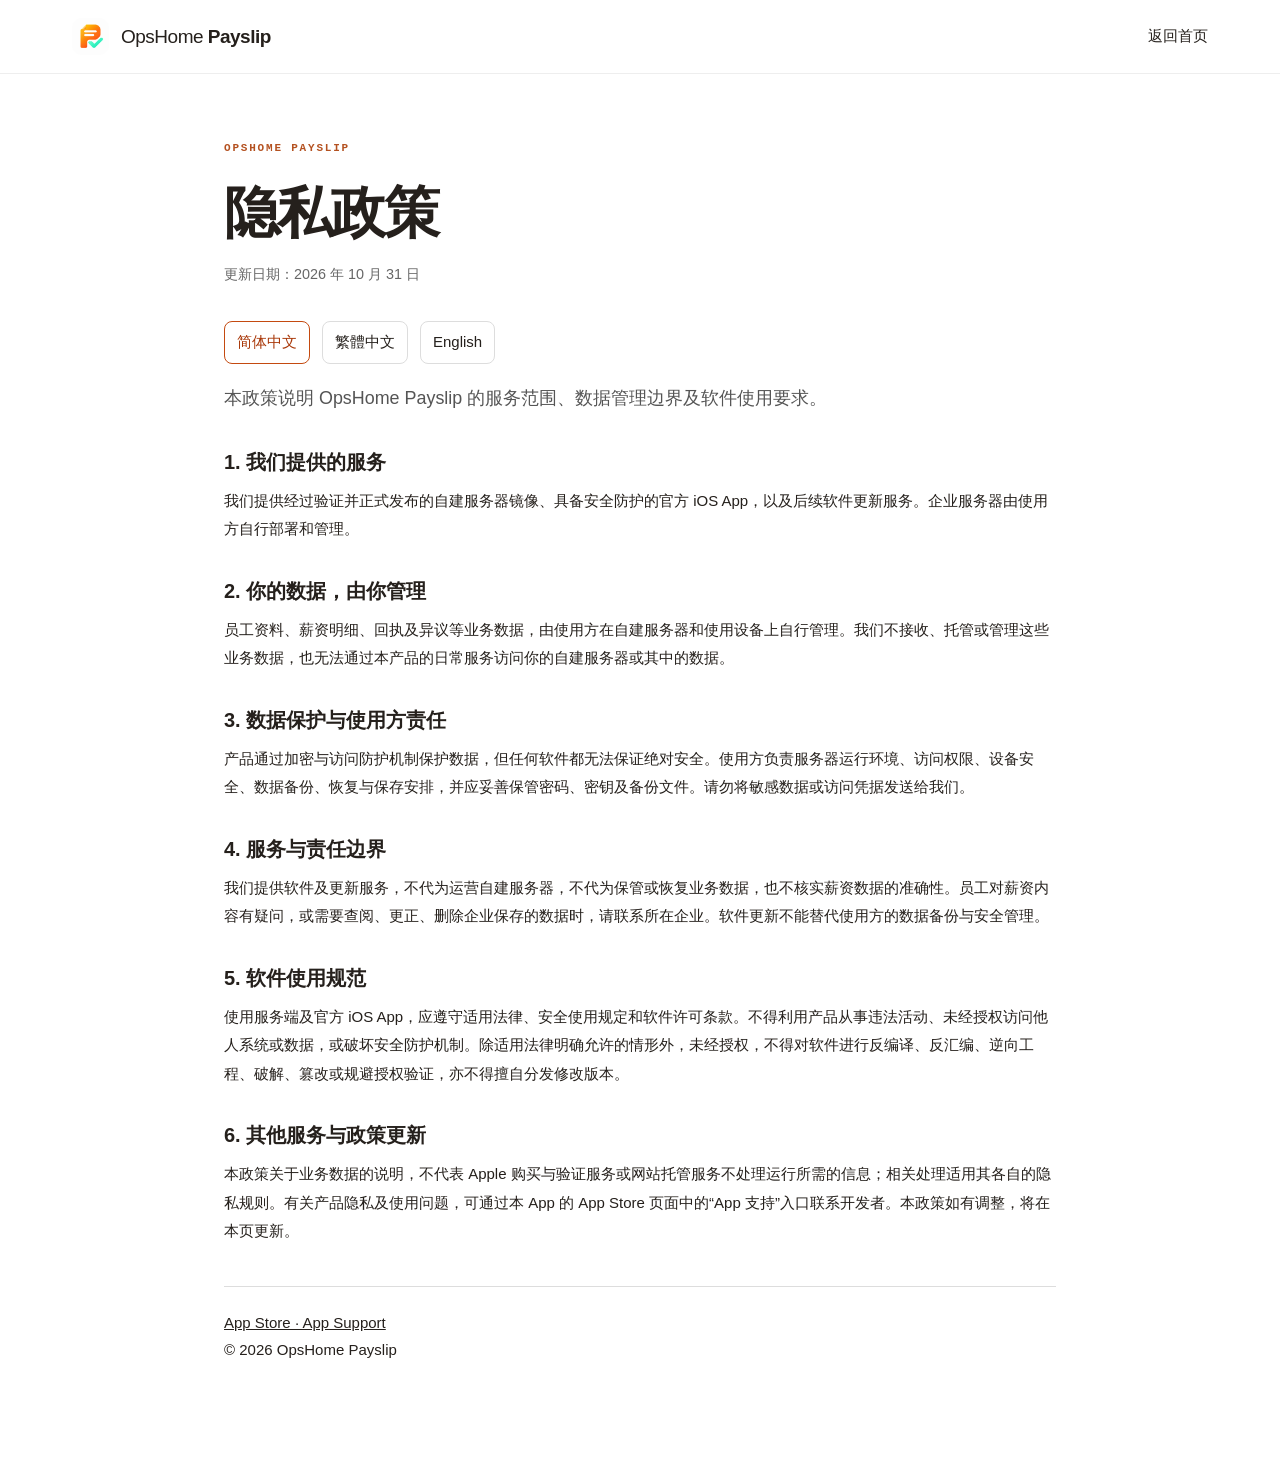
<file: docs/privacy.html>
<!doctype html>
<html lang="zh-CN"><head><meta charset="utf-8"><meta name="viewport" content="width=device-width,initial-scale=1"><title>隐私政策 | OpsHome Payslip</title><meta name="description" content="本政策说明 OpsHome Payslip 的服务范围、数据管理边界及软件使用要求。"><link rel="canonical" href="https://cisco-262.github.io/payroll-web/privacy.html"><link rel="alternate" hreflang="zh-CN" href="https://cisco-262.github.io/payroll-web/privacy.html"><link rel="alternate" hreflang="zh-HK" href="https://cisco-262.github.io/payroll-web/zh-hk/privacy.html"><link rel="alternate" hreflang="en" href="https://cisco-262.github.io/payroll-web/en/privacy.html"><link rel="icon" href="assets/favicon.png"><link rel="stylesheet" href="assets/site.css?v=20261031-privacy"></head><body><header class="policy-header"><div class="wrap"><a class="brand" href="./"><img src="assets/logo.png" width="37" height="37" alt=""><span>OpsHome <b>Payslip</b></span></a><a href="./">返回首页</a></div></header><main id="main" class="policy-main"><p class="eyebrow">OPSHOME PAYSLIP</p><h1>隐私政策</h1><p class="policy-meta">更新日期：2026 年 10 月 31 日</p><nav class="policy-nav" aria-label="Language"><a href="privacy.html" aria-current="page" lang="zh-CN">简体中文</a><a href="zh-hk/privacy.html" lang="zh-HK">繁體中文</a><a href="en/privacy.html" lang="en">English</a></nav><p class="policy-intro">本政策说明 OpsHome Payslip 的服务范围、数据管理边界及软件使用要求。</p><section><h2>1. 我们提供的服务</h2><p>我们提供经过验证并正式发布的自建服务器镜像、具备安全防护的官方 iOS App，以及后续软件更新服务。企业服务器由使用方自行部署和管理。</p></section><section><h2>2. 你的数据，由你管理</h2><p>员工资料、薪资明细、回执及异议等业务数据，由使用方在自建服务器和使用设备上自行管理。我们不接收、托管或管理这些业务数据，也无法通过本产品的日常服务访问你的自建服务器或其中的数据。</p></section><section><h2>3. 数据保护与使用方责任</h2><p>产品通过加密与访问防护机制保护数据，但任何软件都无法保证绝对安全。使用方负责服务器运行环境、访问权限、设备安全、数据备份、恢复与保存安排，并应妥善保管密码、密钥及备份文件。请勿将敏感数据或访问凭据发送给我们。</p></section><section><h2>4. 服务与责任边界</h2><p>我们提供软件及更新服务，不代为运营自建服务器，不代为保管或恢复业务数据，也不核实薪资数据的准确性。员工对薪资内容有疑问，或需要查阅、更正、删除企业保存的数据时，请联系所在企业。软件更新不能替代使用方的数据备份与安全管理。</p></section><section><h2>5. 软件使用规范</h2><p>使用服务端及官方 iOS App，应遵守适用法律、安全使用规定和软件许可条款。不得利用产品从事违法活动、未经授权访问他人系统或数据，或破坏安全防护机制。除适用法律明确允许的情形外，未经授权，不得对软件进行反编译、反汇编、逆向工程、破解、篡改或规避授权验证，亦不得擅自分发修改版本。</p></section><section><h2>6. 其他服务与政策更新</h2><p>本政策关于业务数据的说明，不代表 Apple 购买与验证服务或网站托管服务不处理运行所需的信息；相关处理适用其各自的隐私规则。有关产品隐私及使用问题，可通过本 App 的 App Store 页面中的“App 支持”入口联系开发者。本政策如有调整，将在本页更新。</p></section><footer class="policy-footer"><a href="https://apps.apple.com/app/id6827447163">App Store · App Support</a><p>© 2026 OpsHome Payslip</p></footer></main></body></html>
</file>
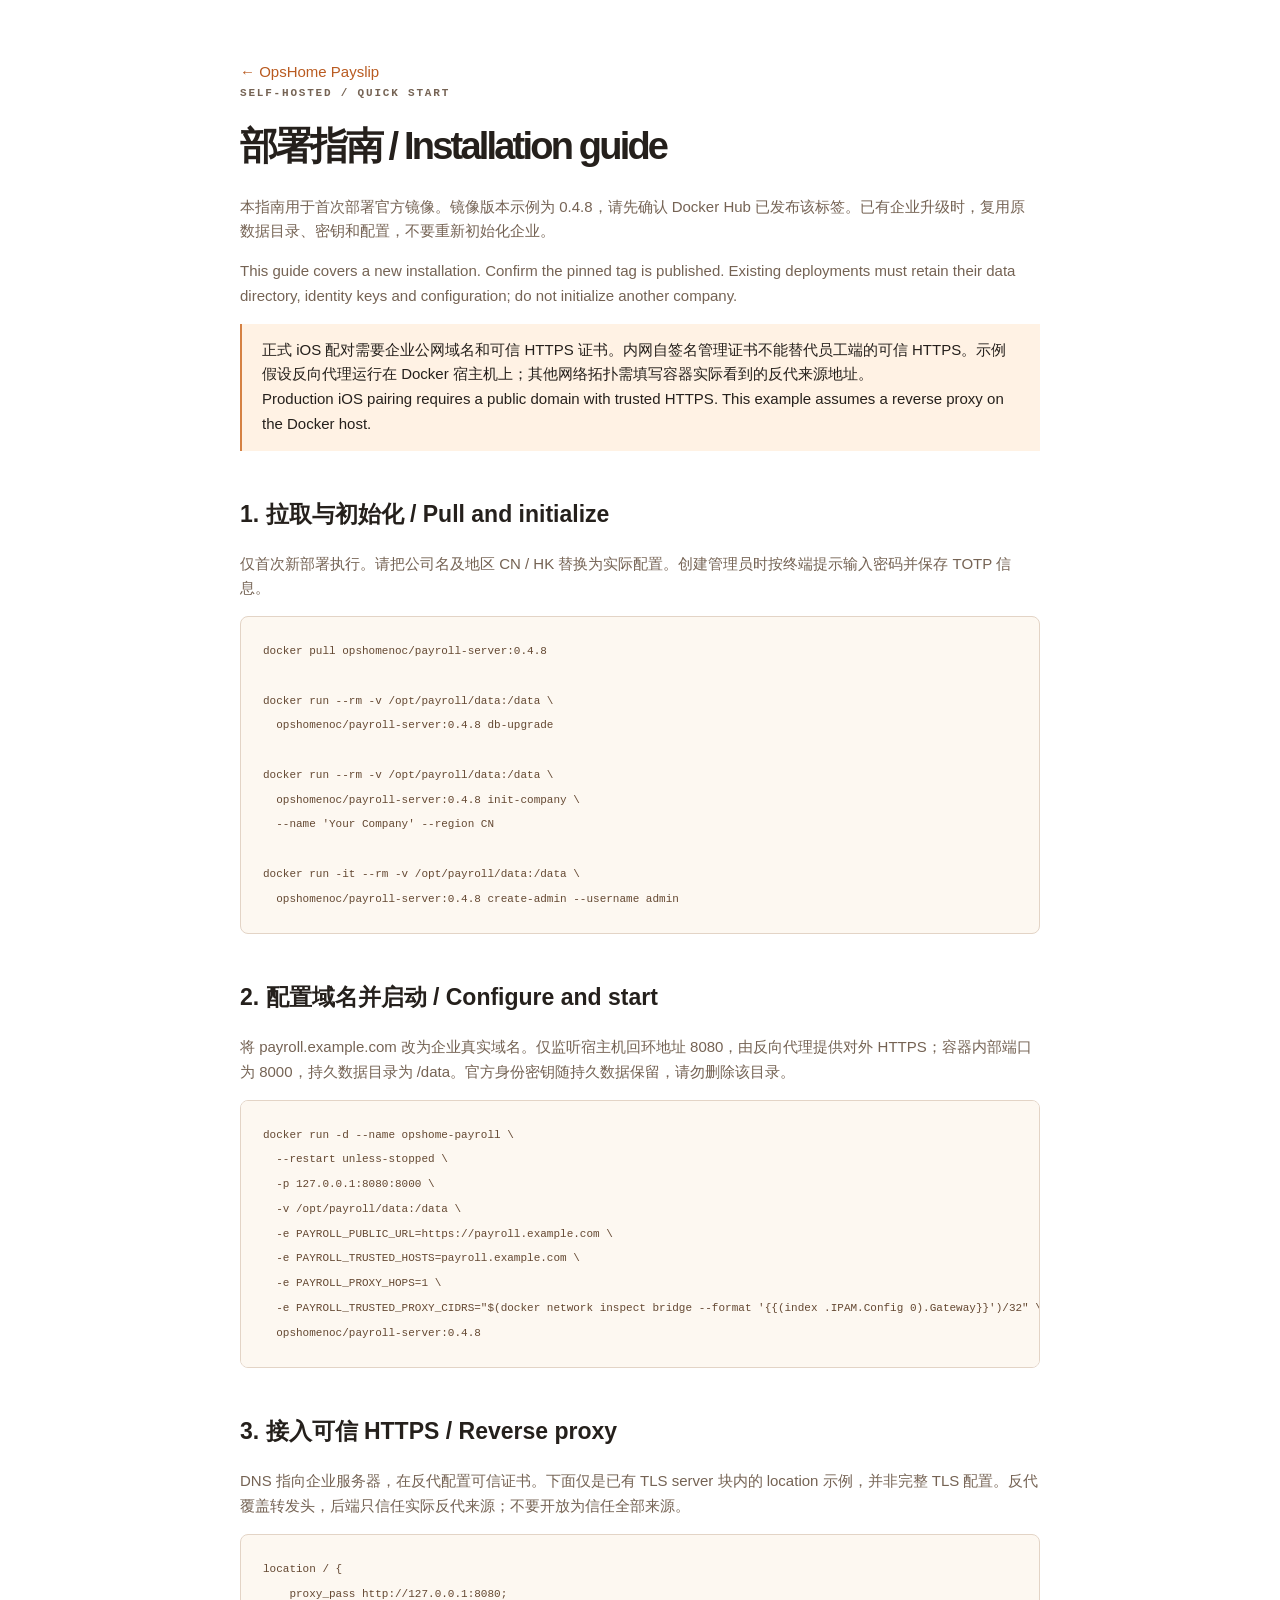
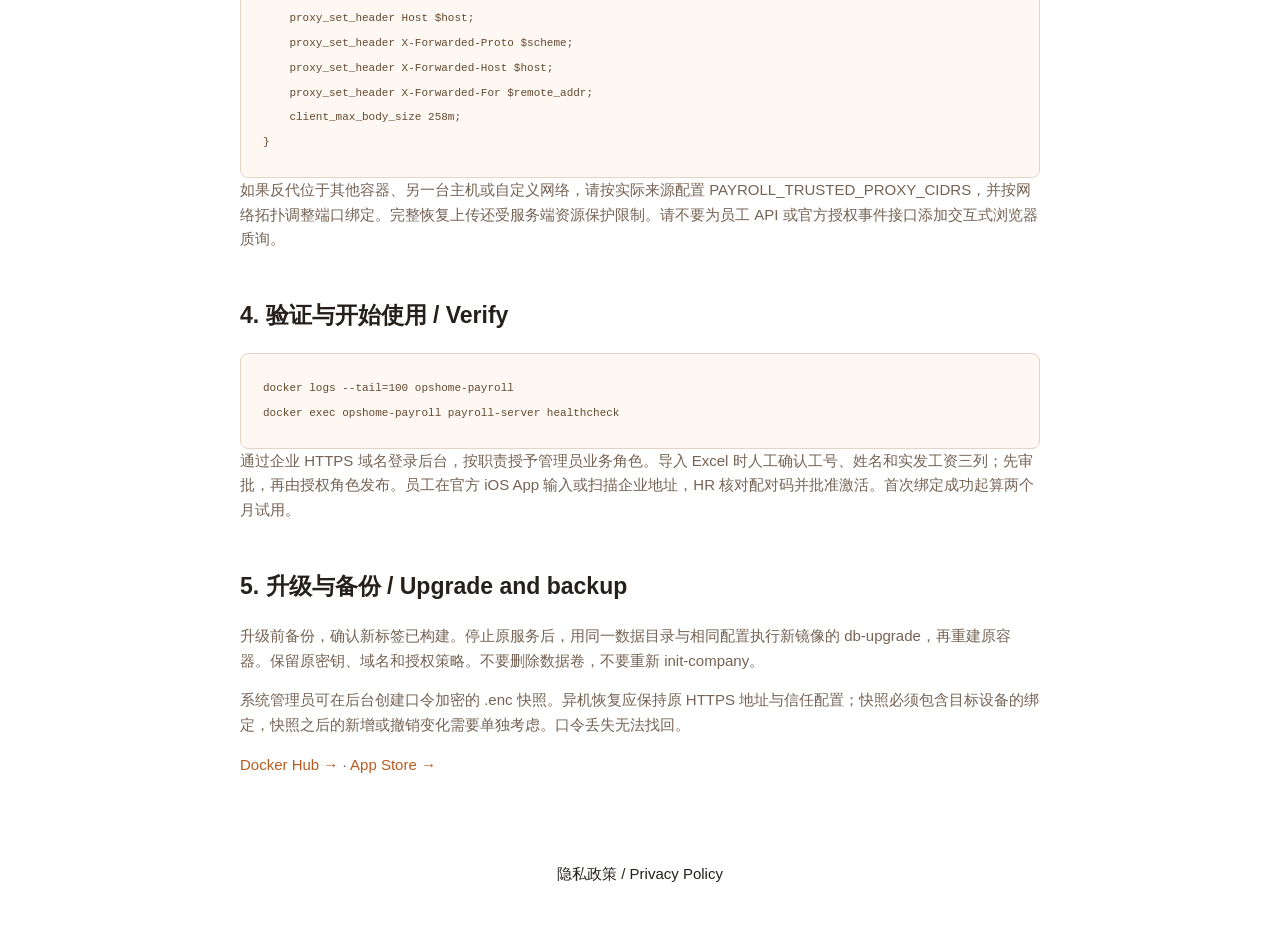
<file: docs/quickstart.html>
<!doctype html><html lang="zh-CN"><head><meta charset="utf-8"><meta name="viewport" content="width=device-width,initial-scale=1"><title>部署指南 · OpsHome Payslip</title><meta name="robots" content="noindex"><link rel="icon" href="assets/favicon.png"><link rel="stylesheet" href="assets/site.css?v=20261031"></head><body><main class="docs-body"><a href="index.html">← OpsHome Payslip</a><p class="eyebrow">SELF-HOSTED / QUICK START</p><h1>部署指南 / Installation guide</h1><p>本指南用于首次部署官方镜像。镜像版本示例为 0.4.8，请先确认 Docker Hub 已发布该标签。已有企业升级时，复用原数据目录、密钥和配置，不要重新初始化企业。</p><p>This guide covers a new installation. Confirm the pinned tag is published. Existing deployments must retain their data directory, identity keys and configuration; do not initialize another company.</p><div class="notice">正式 iOS 配对需要企业公网域名和可信 HTTPS 证书。内网自签名管理证书不能替代员工端的可信 HTTPS。示例假设反向代理运行在 Docker 宿主机上；其他网络拓扑需填写容器实际看到的反代来源地址。<br>Production iOS pairing requires a public domain with trusted HTTPS. This example assumes a reverse proxy on the Docker host.</div><h2>1. 拉取与初始化 / Pull and initialize</h2><p>仅首次新部署执行。请把公司名及地区 CN / HK 替换为实际配置。创建管理员时按终端提示输入密码并保存 TOTP 信息。</p><pre><code>docker pull opshomenoc/payroll-server:0.4.8

docker run --rm -v /opt/payroll/data:/data \
  opshomenoc/payroll-server:0.4.8 db-upgrade

docker run --rm -v /opt/payroll/data:/data \
  opshomenoc/payroll-server:0.4.8 init-company \
  --name &#x27;Your Company&#x27; --region CN

docker run -it --rm -v /opt/payroll/data:/data \
  opshomenoc/payroll-server:0.4.8 create-admin --username admin</code></pre><h2>2. 配置域名并启动 / Configure and start</h2><p>将 payroll.example.com 改为企业真实域名。仅监听宿主机回环地址 8080，由反向代理提供对外 HTTPS；容器内部端口为 8000，持久数据目录为 /data。官方身份密钥随持久数据保留，请勿删除该目录。</p><pre><code>docker run -d --name opshome-payroll \
  --restart unless-stopped \
  -p 127.0.0.1:8080:8000 \
  -v /opt/payroll/data:/data \
  -e PAYROLL_PUBLIC_URL=https://payroll.example.com \
  -e PAYROLL_TRUSTED_HOSTS=payroll.example.com \
  -e PAYROLL_PROXY_HOPS=1 \
  -e PAYROLL_TRUSTED_PROXY_CIDRS=&quot;$(docker network inspect bridge --format &#x27;{{(index .IPAM.Config 0).Gateway}}&#x27;)/32&quot; \
  opshomenoc/payroll-server:0.4.8</code></pre><h2>3. 接入可信 HTTPS / Reverse proxy</h2><p>DNS 指向企业服务器，在反代配置可信证书。下面仅是已有 TLS server 块内的 location 示例，并非完整 TLS 配置。反代覆盖转发头，后端只信任实际反代来源；不要开放为信任全部来源。</p><pre><code>location / {
    proxy_pass http://127.0.0.1:8080;
    proxy_set_header Host $host;
    proxy_set_header X-Forwarded-Proto $scheme;
    proxy_set_header X-Forwarded-Host $host;
    proxy_set_header X-Forwarded-For $remote_addr;
    client_max_body_size 258m;
}</code></pre><p>如果反代位于其他容器、另一台主机或自定义网络，请按实际来源配置 PAYROLL_TRUSTED_PROXY_CIDRS，并按网络拓扑调整端口绑定。完整恢复上传还受服务端资源保护限制。请不要为员工 API 或官方授权事件接口添加交互式浏览器质询。</p><h2>4. 验证与开始使用 / Verify</h2><pre><code>docker logs --tail=100 opshome-payroll
docker exec opshome-payroll payroll-server healthcheck</code></pre><p>通过企业 HTTPS 域名登录后台，按职责授予管理员业务角色。导入 Excel 时人工确认工号、姓名和实发工资三列；先审批，再由授权角色发布。员工在官方 iOS App 输入或扫描企业地址，HR 核对配对码并批准激活。首次绑定成功起算两个月试用。</p><h2>5. 升级与备份 / Upgrade and backup</h2><p>升级前备份，确认新标签已构建。停止原服务后，用同一数据目录与相同配置执行新镜像的 db-upgrade，再重建原容器。保留原密钥、域名和授权策略。不要删除数据卷，不要重新 init-company。</p><p>系统管理员可在后台创建口令加密的 .enc 快照。异机恢复应保持原 HTTPS 地址与信任配置；快照必须包含目标设备的绑定，快照之后的新增或撤销变化需要单独考虑。口令丢失无法找回。</p><p><a href="https://hub.docker.com/r/opshomenoc/payroll-server" target="_blank" rel="noopener noreferrer">Docker Hub →</a> · <a href="https://apps.apple.com/app/id6827447163" target="_blank" rel="noopener noreferrer">App Store →</a></p></main><p style="text-align:center;padding:24px"><a href="privacy.html">隐私政策 / Privacy Policy</a></p></body></html>
</file>
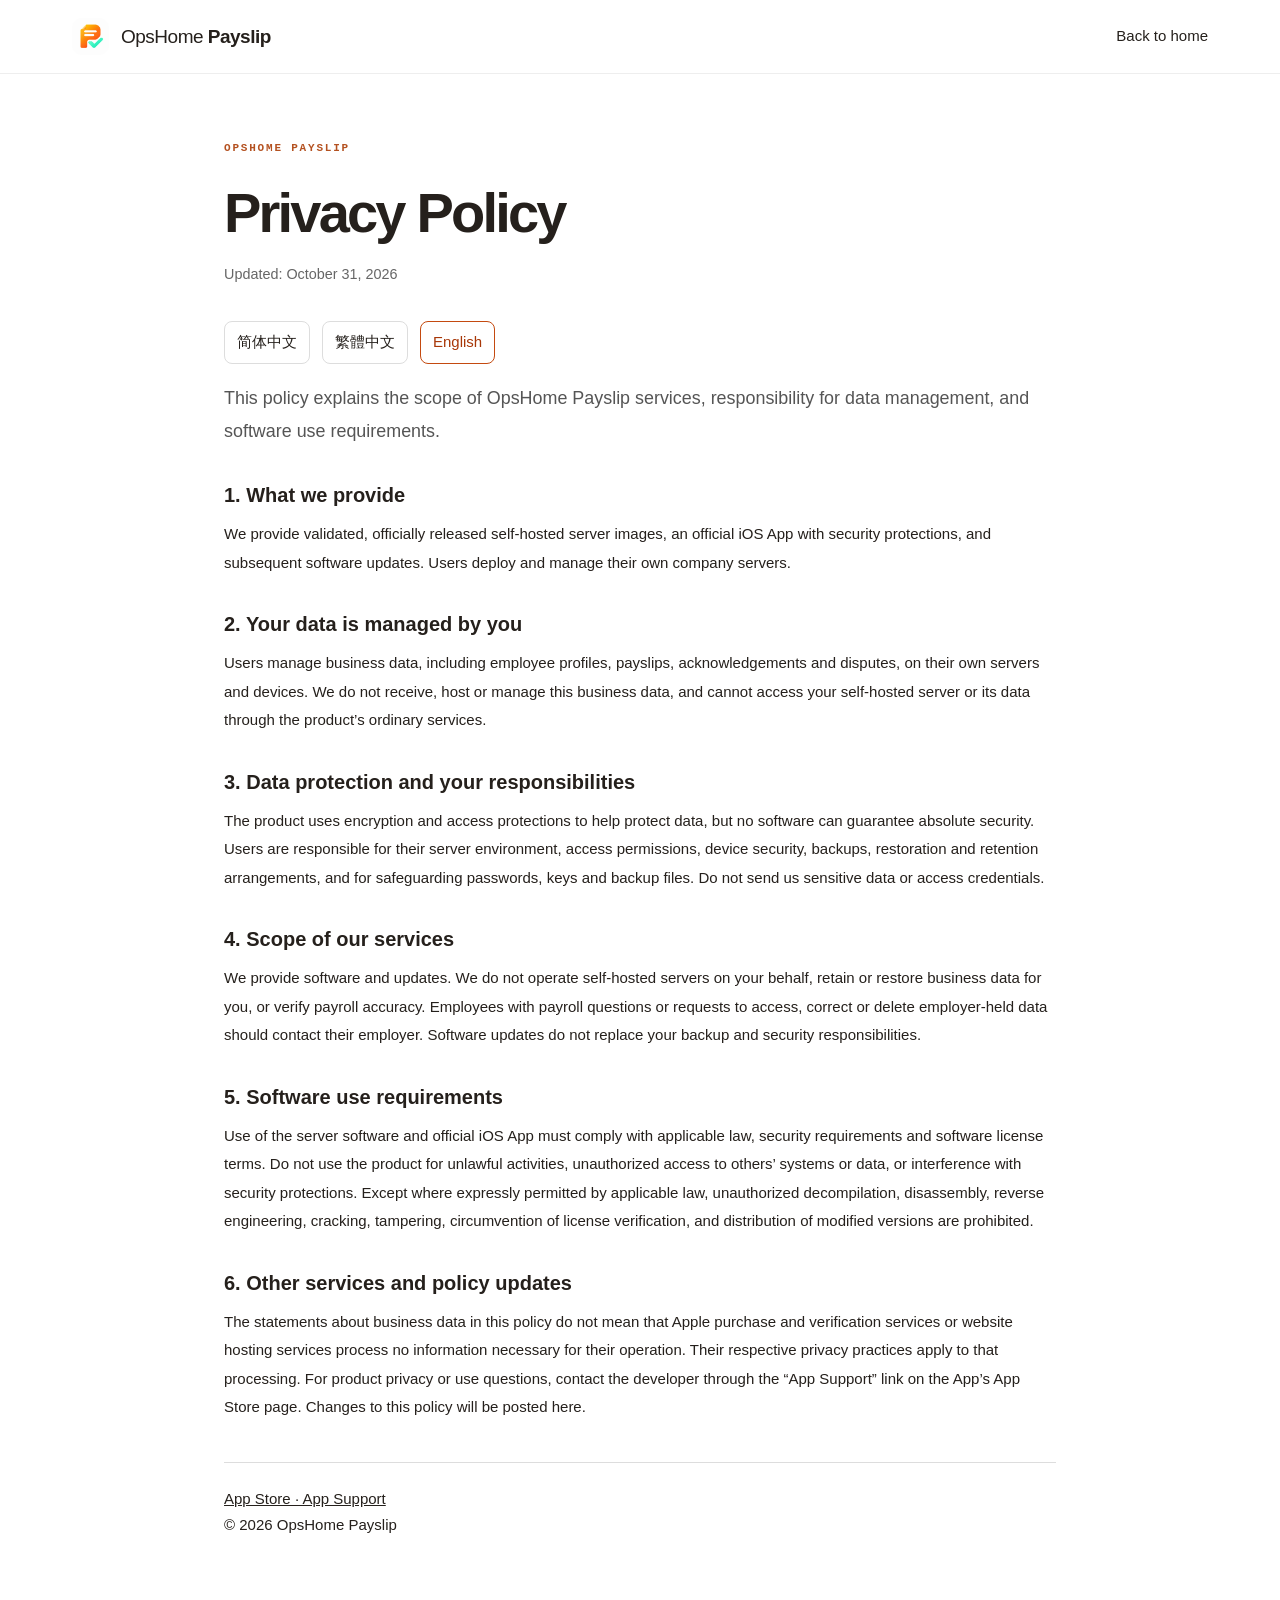
<file: docs/en/privacy.html>
<!doctype html>
<html lang="en"><head><meta charset="utf-8"><meta name="viewport" content="width=device-width,initial-scale=1"><title>Privacy Policy | OpsHome Payslip</title><meta name="description" content="This policy explains the scope of OpsHome Payslip services, responsibility for data management, and software use requirements."><link rel="canonical" href="https://cisco-262.github.io/payroll-web/en/privacy.html"><link rel="alternate" hreflang="zh-CN" href="https://cisco-262.github.io/payroll-web/privacy.html"><link rel="alternate" hreflang="zh-HK" href="https://cisco-262.github.io/payroll-web/zh-hk/privacy.html"><link rel="alternate" hreflang="en" href="https://cisco-262.github.io/payroll-web/en/privacy.html"><link rel="icon" href="../assets/favicon.png"><link rel="stylesheet" href="../assets/site.css?v=20261031-privacy"></head><body><header class="policy-header"><div class="wrap"><a class="brand" href="./"><img src="../assets/logo.png" width="37" height="37" alt=""><span>OpsHome <b>Payslip</b></span></a><a href="./">Back to home</a></div></header><main id="main" class="policy-main"><p class="eyebrow">OPSHOME PAYSLIP</p><h1>Privacy Policy</h1><p class="policy-meta">Updated: October 31, 2026</p><nav class="policy-nav" aria-label="Language"><a href="../privacy.html" lang="zh-CN">简体中文</a><a href="../zh-hk/privacy.html" lang="zh-HK">繁體中文</a><a href="../en/privacy.html" aria-current="page" lang="en">English</a></nav><p class="policy-intro">This policy explains the scope of OpsHome Payslip services, responsibility for data management, and software use requirements.</p><section><h2>1. What we provide</h2><p>We provide validated, officially released self-hosted server images, an official iOS App with security protections, and subsequent software updates. Users deploy and manage their own company servers.</p></section><section><h2>2. Your data is managed by you</h2><p>Users manage business data, including employee profiles, payslips, acknowledgements and disputes, on their own servers and devices. We do not receive, host or manage this business data, and cannot access your self-hosted server or its data through the product’s ordinary services.</p></section><section><h2>3. Data protection and your responsibilities</h2><p>The product uses encryption and access protections to help protect data, but no software can guarantee absolute security. Users are responsible for their server environment, access permissions, device security, backups, restoration and retention arrangements, and for safeguarding passwords, keys and backup files. Do not send us sensitive data or access credentials.</p></section><section><h2>4. Scope of our services</h2><p>We provide software and updates. We do not operate self-hosted servers on your behalf, retain or restore business data for you, or verify payroll accuracy. Employees with payroll questions or requests to access, correct or delete employer-held data should contact their employer. Software updates do not replace your backup and security responsibilities.</p></section><section><h2>5. Software use requirements</h2><p>Use of the server software and official iOS App must comply with applicable law, security requirements and software license terms. Do not use the product for unlawful activities, unauthorized access to others’ systems or data, or interference with security protections. Except where expressly permitted by applicable law, unauthorized decompilation, disassembly, reverse engineering, cracking, tampering, circumvention of license verification, and distribution of modified versions are prohibited.</p></section><section><h2>6. Other services and policy updates</h2><p>The statements about business data in this policy do not mean that Apple purchase and verification services or website hosting services process no information necessary for their operation. Their respective privacy practices apply to that processing. For product privacy or use questions, contact the developer through the “App Support” link on the App’s App Store page. Changes to this policy will be posted here.</p></section><footer class="policy-footer"><a href="https://apps.apple.com/app/id6827447163">App Store · App Support</a><p>© 2026 OpsHome Payslip</p></footer></main></body></html>
</file>
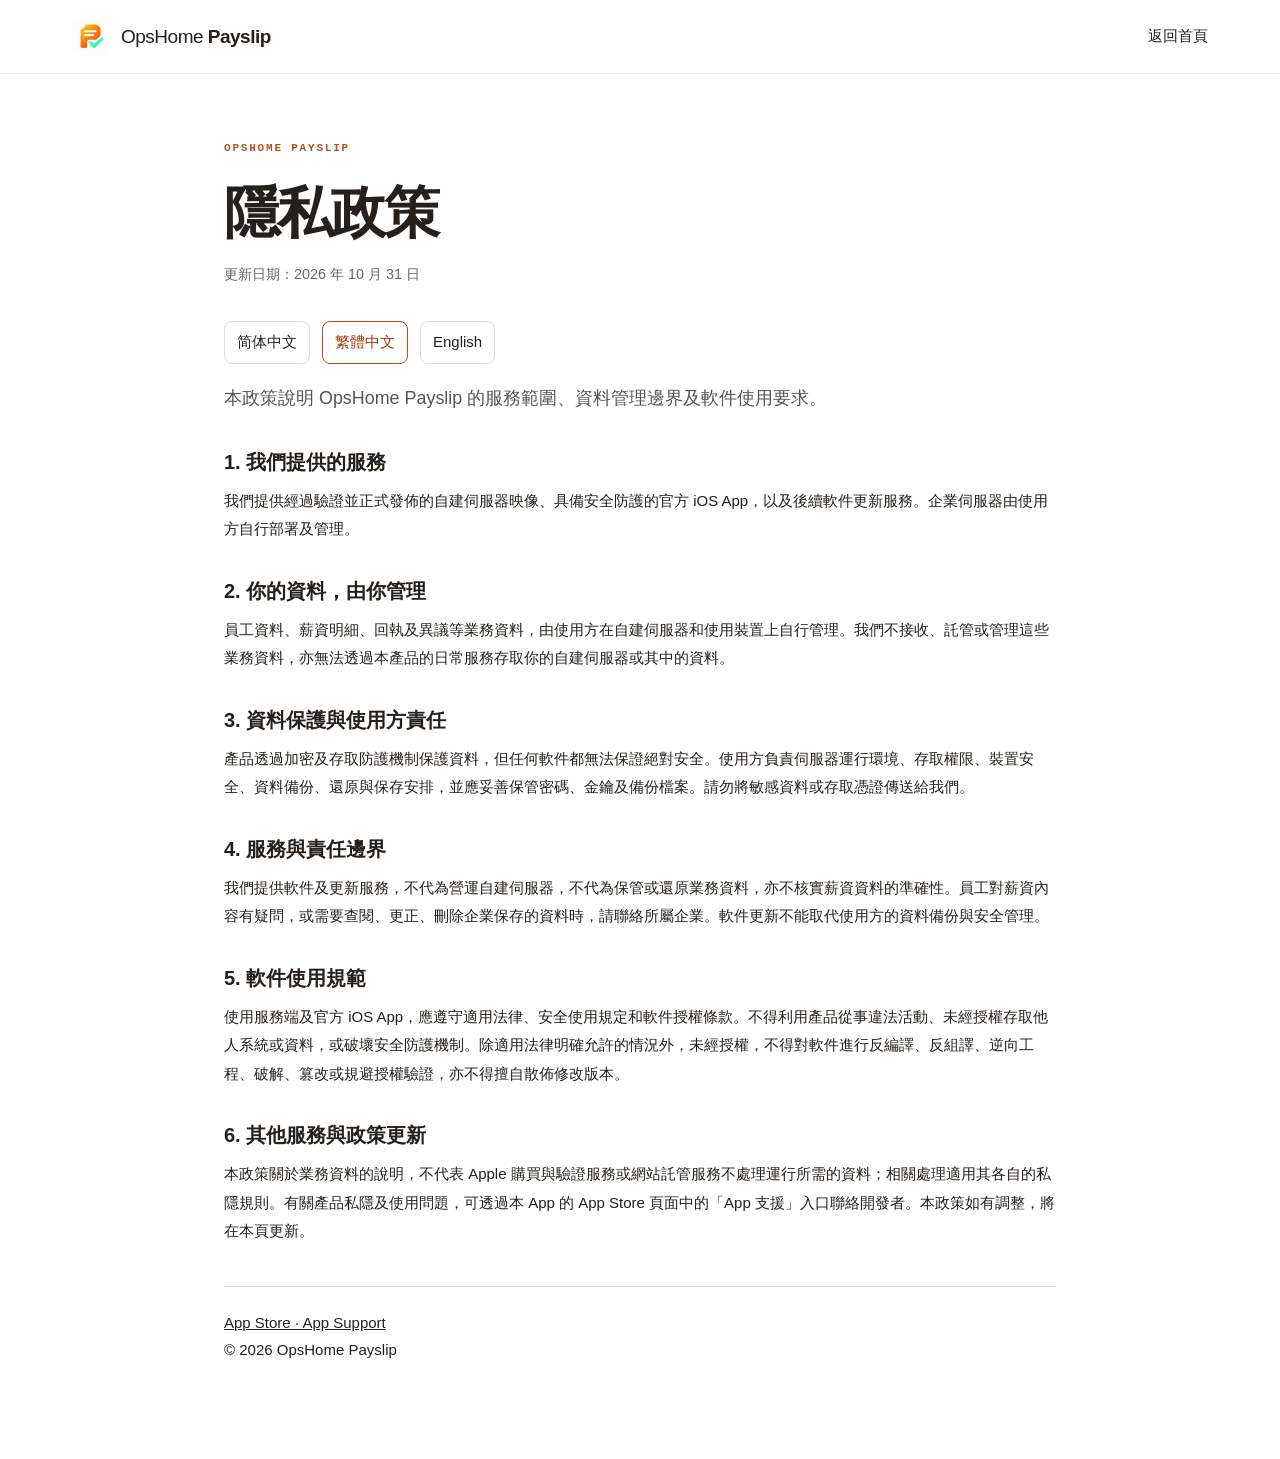
<file: docs/zh-hk/privacy.html>
<!doctype html>
<html lang="zh-HK"><head><meta charset="utf-8"><meta name="viewport" content="width=device-width,initial-scale=1"><title>隱私政策 | OpsHome Payslip</title><meta name="description" content="本政策說明 OpsHome Payslip 的服務範圍、資料管理邊界及軟件使用要求。"><link rel="canonical" href="https://cisco-262.github.io/payroll-web/zh-hk/privacy.html"><link rel="alternate" hreflang="zh-CN" href="https://cisco-262.github.io/payroll-web/privacy.html"><link rel="alternate" hreflang="zh-HK" href="https://cisco-262.github.io/payroll-web/zh-hk/privacy.html"><link rel="alternate" hreflang="en" href="https://cisco-262.github.io/payroll-web/en/privacy.html"><link rel="icon" href="../assets/favicon.png"><link rel="stylesheet" href="../assets/site.css?v=20261031-privacy"></head><body><header class="policy-header"><div class="wrap"><a class="brand" href="./"><img src="../assets/logo.png" width="37" height="37" alt=""><span>OpsHome <b>Payslip</b></span></a><a href="./">返回首頁</a></div></header><main id="main" class="policy-main"><p class="eyebrow">OPSHOME PAYSLIP</p><h1>隱私政策</h1><p class="policy-meta">更新日期：2026 年 10 月 31 日</p><nav class="policy-nav" aria-label="Language"><a href="../privacy.html" lang="zh-CN">简体中文</a><a href="../zh-hk/privacy.html" aria-current="page" lang="zh-HK">繁體中文</a><a href="../en/privacy.html" lang="en">English</a></nav><p class="policy-intro">本政策說明 OpsHome Payslip 的服務範圍、資料管理邊界及軟件使用要求。</p><section><h2>1. 我們提供的服務</h2><p>我們提供經過驗證並正式發佈的自建伺服器映像、具備安全防護的官方 iOS App，以及後續軟件更新服務。企業伺服器由使用方自行部署及管理。</p></section><section><h2>2. 你的資料，由你管理</h2><p>員工資料、薪資明細、回執及異議等業務資料，由使用方在自建伺服器和使用裝置上自行管理。我們不接收、託管或管理這些業務資料，亦無法透過本產品的日常服務存取你的自建伺服器或其中的資料。</p></section><section><h2>3. 資料保護與使用方責任</h2><p>產品透過加密及存取防護機制保護資料，但任何軟件都無法保證絕對安全。使用方負責伺服器運行環境、存取權限、裝置安全、資料備份、還原與保存安排，並應妥善保管密碼、金鑰及備份檔案。請勿將敏感資料或存取憑證傳送給我們。</p></section><section><h2>4. 服務與責任邊界</h2><p>我們提供軟件及更新服務，不代為營運自建伺服器，不代為保管或還原業務資料，亦不核實薪資資料的準確性。員工對薪資內容有疑問，或需要查閱、更正、刪除企業保存的資料時，請聯絡所屬企業。軟件更新不能取代使用方的資料備份與安全管理。</p></section><section><h2>5. 軟件使用規範</h2><p>使用服務端及官方 iOS App，應遵守適用法律、安全使用規定和軟件授權條款。不得利用產品從事違法活動、未經授權存取他人系統或資料，或破壞安全防護機制。除適用法律明確允許的情況外，未經授權，不得對軟件進行反編譯、反組譯、逆向工程、破解、篡改或規避授權驗證，亦不得擅自散佈修改版本。</p></section><section><h2>6. 其他服務與政策更新</h2><p>本政策關於業務資料的說明，不代表 Apple 購買與驗證服務或網站託管服務不處理運行所需的資料；相關處理適用其各自的私隱規則。有關產品私隱及使用問題，可透過本 App 的 App Store 頁面中的「App 支援」入口聯絡開發者。本政策如有調整，將在本頁更新。</p></section><footer class="policy-footer"><a href="https://apps.apple.com/app/id6827447163">App Store · App Support</a><p>© 2026 OpsHome Payslip</p></footer></main></body></html>
</file>
<file: docs/assets/site.css>
:root{color-scheme:dark;--bg:#f5f4f3;--panel:#eeeceb;--panel2:#ece9e7;--line:#dfdcda;--text:#2d251f;--muted:#615145;--soft:#8c7b6e;--accent:#f9832f;--blue:#f08538;--green:#3d7a61;--mono:ui-monospace,SFMono-Regular,Consolas,"Liberation Mono",monospace;--sans:-apple-system,BlinkMacSystemFont,"Segoe UI","PingFang SC","Microsoft YaHei",sans-serif}*{box-sizing:border-box}html{scroll-behavior:smooth;scroll-padding-top:95px}body{margin:0;font-family:var(--sans);font-size:15px;line-height:1.65;background:var(--bg);color:var(--text);-webkit-font-smoothing:antialiased}button,input{font:inherit}button,a{-webkit-tap-highlight-color:transparent}button{cursor:pointer}a{color:inherit;text-decoration:none}button{color:inherit}img{display:block;max-width:100%}.icon{width:20px;height:20px;flex-shrink:0;vertical-align:middle}button:focus-visible,a:focus-visible,input:focus-visible,summary:focus-visible,[tabindex="0"]:focus-visible{outline:2px solid var(--accent);outline-offset:5px}::selection{background:#f0853866;color:white}[hidden]{display:none!important}.wrap{width:min(1280px,calc(100% - 96px));margin-inline:auto}.skip{position:fixed;top:-100px;left:20px;z-index:100;background:var(--accent);color:#f5f4f3;padding:10px 18px}.skip:focus{top:10px}.header{position:sticky;top:0;z-index:50;border-bottom:1px solid #1f1f1f0d;background:#f5f4f3f2;backdrop-filter:blur(20px)}.header-inner{min-height:84px;display:flex;align-items:center;justify-content:space-between;gap:28px}.brand{display:inline-flex;align-items:center;gap:12px;white-space:nowrap;font-size:19px;font-weight:500;letter-spacing:-.5px}.brand img{border-radius:10px}.brand b{font-weight:730}.header nav{display:flex;gap:28px;font-size:13px;color:var(--muted)}.header nav a:hover,.header nav a.active{color:#fff}.header-actions{display:flex;align-items:center;gap:20px}.language-control{display:flex;gap:2px;border:1px solid var(--line);padding:3px;border-radius:7px;font-family:var(--mono);font-size:11px}.language-control a{padding:3px 7px;color:var(--muted);border-radius:4px}.language-control a[aria-current]{background:#dfdcda;color:#fff}.header-cta{font-size:12px;font-weight:650;display:flex;align-items:center;gap:9px}.header-cta .icon{width:16px}.menu-button{display:none;border:1px solid var(--line);background:var(--panel);border-radius:6px;width:38px;height:38px;padding:8px}.hero{display:grid;grid-template-columns:.92fr 1.12fr;gap:30px;align-items:center;min-height:780px;padding-top:55px;padding-bottom:56px;position:relative}.hero-copy{position:relative;z-index:2;padding-bottom:20px}.eyebrow{font-family:var(--mono);color:var(--accent);font-size:11px;font-weight:600;letter-spacing:1.8px;display:flex;align-items:center;gap:9px;margin:0 0 22px;line-height:1.5}.tiny-dot{display:inline-block;width:5px;height:5px;border-radius:50%;background:var(--green);box-shadow:0 0 12px #3d7a613b;flex-shrink:0}h1,h2,h3,h4,p{margin-top:0}h1{font-size:clamp(44px,4.6vw,68px);line-height:1.22;letter-spacing:-2.8px;font-weight:720;margin:0 0 25px}h1 span{color:var(--accent)}.hero-line{font-size:clamp(18px,1.5vw,21px);font-weight:650;letter-spacing:-.5px;margin-bottom:7px}.hero-english{font:11px/1.6 var(--mono);letter-spacing:.5px;color:var(--soft);margin-bottom:23px}.hero-lead{color:var(--muted);max-width:455px;line-height:1.95;font-size:15px;margin-bottom:28px}.hero-actions{display:flex;align-items:stretch;gap:12px}.button{display:inline-flex;align-items:center;justify-content:center;gap:12px;min-height:52px;border-radius:7px;border:1px solid transparent;padding:13px 20px;font-size:13px;font-weight:650;transition:background .18s,transform .18s,box-shadow .18s}.button:hover{transform:translateY(-2px)}.primary{background:#f9832f;color:#edebe9;box-shadow:0 5px 24px #705e4e18}.primary:hover{background:#f9832f;box-shadow:0 8px 28px #705e4e2e}.primary .icon:last-child{width:17px}.app-store{display:flex;align-items:center;gap:8px;border:1px solid #ccc8c6;border-radius:7px;padding:7px 13px;background:#f5f4f3;min-width:135px;transition:border-color .18s}.app-store:hover{border-color:#42372e}.app-store .icon{height:28px;width:28px}.app-store small{display:block;font:9px/1.2 var(--sans);color:#3e342b}.app-store strong{font:21px/1.12 var(--sans);font-weight:550;letter-spacing:-.8px;white-space:nowrap}.trial-line{display:flex;flex-wrap:wrap;gap:7px;align-items:center;font-size:10px;color:var(--muted);margin:14px 0 29px}.trial-divider{color:#d1cdca}.hero-assurances{display:flex;gap:15px;flex-wrap:wrap;color:var(--soft);font-size:11px}.hero-assurances span{display:inline-flex;align-items:center;gap:5px}.hero-assurances .icon{width:14px;height:14px;color:#625144}.hero-art{height:660px;position:relative;isolation:isolate;min-width:0}.art-grid{position:absolute;inset:0 -25px 30px -25px;z-index:-2;background-image:linear-gradient(#7763530b 1px,transparent 1px),linear-gradient(90deg,#7763530b 1px,transparent 1px);background-size:30px 30px;mask-image:radial-gradient(ellipse,black 35%,transparent 70%)}.art-orbit{position:absolute;inset:15% -5% 10% 10%;z-index:-1;background:radial-gradient(ellipse at 60% 40%,#937b662e,transparent 65%)}.signature-pill{position:absolute;top:15px;left:28px;display:flex;align-items:center;gap:10px;background:#edebe9;border:1px solid #d0ccca;border-radius:6px;padding:9px 12px;color:#483d32;font:9px/1.4 var(--mono);letter-spacing:.5px;box-shadow:0 8px 28px #0003;transform:rotate(-2deg)}.signature-pill .icon{color:var(--accent);width:16px;height:16px}.desktop-demo{position:absolute;top:78px;right:-8px;width:98%;border:1px solid #d0cdca;border-radius:11px;background:#eeecea;box-shadow:0 20px 70px #0007,0 0 0 4px #1f1f1f02;transform:perspective(1400px) rotateY(-5deg) rotateX(2deg);overflow:hidden}.window-bar{height:34px;display:flex;align-items:center;justify-content:space-between;gap:12px;padding:0 14px;background:#ebe8e6;border-bottom:1px solid var(--line);font:8px var(--mono);color:#786557}.window-bar>.icon{width:12px;height:12px}.window-dots{display:inline-flex;gap:4px;flex-shrink:0}.window-dots i{width:5px;height:5px;background:#8e7c6c;border-radius:50%}.window-dots i:first-child{background:#936767}.window-dots i:nth-child(2){background:#938a66}.window-dots i:nth-child(3){background:#669386}.desktop-content{padding:18px 18px 0}.workspace-top{display:flex;align-items:center;gap:9px;margin-bottom:21px}.company-symbol{width:33px;height:33px;border:1px solid #937b66;border-radius:8px;background:#dcd7d4;display:flex;align-items:center;justify-content:center;position:relative;font:600 24px/1 var(--sans);color:#382d27}.company-symbol span{font-size:12px;position:absolute;right:4px;top:0;color:#504237}.workspace-top b{display:block;font-size:11px;line-height:1.5}.workspace-top small{display:block;font:6px var(--mono);letter-spacing:1.4px;color:var(--soft)}.demo-chip{margin-left:auto;color:#5a4c3f;border:1px solid #d2cfcc;border-radius:4px;padding:1px 7px;font-size:8px}.workspace-title{display:flex;align-items:center;justify-content:space-between;gap:10px}.workspace-title small{font-size:8px;color:#796657}.workspace-title h3{font-size:13px;font-weight:600;margin:4px 0 0}.status{display:inline-flex;align-items:center;gap:4px;font-size:8px;white-space:nowrap}.status.approved{color:#366553;background:#e0efeb;border:1px solid #d0dedb;border-radius:20px;padding:3px 7px}.status .icon{width:10px;height:10px}.workspace-summary{display:flex;align-items:flex-end;justify-content:space-between;padding:15px 0 16px}.workspace-summary small{display:block;font-size:8px;color:#6e5e50;margin-bottom:3px}.workspace-summary strong{font:550 25px/1.2 var(--mono);letter-spacing:-1px}.mini-chart{display:flex;align-items:flex-end;gap:5px;height:39px}.mini-chart i{width:13px;height:20px;background:#937a66;border-top:1px solid #5b4c3f;border-radius:2px 2px 0 0}.mini-chart i:nth-child(2n){height:28px}.mini-chart i:nth-child(3n){height:24px}.mini-chart i:nth-child(5){height:34px}.mini-chart i:last-child{height:39px;background:#5a4b3f}.table-toolbar{display:flex;align-items:center;gap:6px;border-top:1px solid var(--line);padding:11px 0;font-size:8px;color:#56493d}.table-toolbar>span:last-child{margin-left:auto}.table-toolbar .tiny-dot{width:4px;height:4px}.demo-table-scroll{max-height:210px;overflow:auto;scrollbar-width:thin;scrollbar-color:#cdc9c5 #eceae8}.demo-table{width:100%;border-collapse:separate;border-spacing:0;font-size:8px;white-space:nowrap;text-align:left}.demo-table th{font-weight:500;color:#716051;font-size:7px;background:#e8e5e2;position:sticky;top:0;z-index:2}.demo-table td,.demo-table th{padding:8px 7px;border-bottom:1px solid #dfdcd9}.demo-table td{font-variant-numeric:tabular-nums}.demo-table td:nth-child(n+3):not(:last-child){text-align:right;font-family:var(--mono);font-size:8px}.demo-table th:nth-child(n+3):not(:last-child){text-align:right}.demo-table td:last-child{color:#3a6753}.demo-table td.pending{color:#67584c}.demo-table td.disputed{color:#e08748}.demo-table tbody tr:hover td{background:#f9832f0c}.demo-table tfoot td{position:sticky;bottom:0;z-index:3;background:#e1dedb;font-size:8px;font-weight:650;color:#302721;border-top:1px solid #917b69;border-bottom:0}.desktop-bottom{display:flex;justify-content:space-between;align-items:center;padding:9px 18px;border-top:1px solid var(--line);font:7px var(--mono);letter-spacing:.6px;color:#776556}.desktop-bottom span{display:flex;align-items:center;gap:5px}.desktop-bottom .icon{width:10px;height:10px}.phone-demo{width:225px;position:absolute;left:8px;bottom:40px;padding:14px 14px 10px;border-radius:35px;background:#eeeceb;border:1px solid #8c7c6e;box-shadow:0 26px 55px #0008,0 0 0 4px #e7e4e2,0 0 0 5px #ccc9c6;transform:rotate(-5deg);overflow:hidden}.phone-island{position:absolute;width:73px;height:19px;left:50%;top:9px;transform:translateX(-50%);border-radius:13px;background:#f9f8f8}.phone-status{display:flex;justify-content:space-between;font:7px var(--sans);font-weight:700;color:#332b23;margin:0 4px 26px}.phone-company{display:flex;align-items:center;gap:7px}.company-symbol.small{width:26px;height:26px;border-radius:7px;font-size:18px}.company-symbol.small span{font-size:10px}.phone-company b{display:block;font-size:8px}.phone-company small{display:block;color:#665649;font-size:7px}.phone-company>.icon{margin-left:auto;width:13px;height:13px;color:#f9832f}.phone-heading{display:flex;align-items:center;justify-content:space-between;margin:17px 0 10px}.phone-heading h3{margin:0;font-size:16px;letter-spacing:-.5px}.icon-button{border:0;background:transparent;padding:4px;color:#4f4137}.icon-button .icon{width:15px;height:15px}.phone-months{display:flex;gap:6px;margin-bottom:12px}.phone-months button{border:1px solid #dad6d4;background:#e9e6e3;border-radius:4px;padding:3px 10px;font-size:8px;color:#675648}.phone-months button[aria-pressed=true]{border-color:#937b66;color:#312922;background:#d5d1cd}.salary-card{position:relative;border:1px solid #937b66;border-radius:10px;padding:13px 12px 10px;background:linear-gradient(130deg,#d2cdc9,#e0dcd9);overflow:hidden}.salary-card-top{display:flex;justify-content:space-between;align-items:center;font-size:8px;color:#473b31}.salary-card-top small{font:7px var(--mono);margin-left:4px;opacity:.6}.salary-card-top>.icon{width:11px;height:11px}.salary-number{display:block;margin:9px 0 2px;font:550 26px/1.2 var(--mono);letter-spacing:-1px;white-space:nowrap}.salary-card>small{font-size:7px;color:#5e4f41}.salary-divider{height:1px;background:#77635240;margin:13px 0 9px}.salary-line{display:flex;justify-content:space-between;gap:8px;font-size:7px;margin-bottom:7px;color:#514438}.salary-line b{font:8px var(--mono);font-weight:500;color:#312922}.phone-confirm{display:flex;justify-content:center;align-items:center;gap:5px;min-height:31px;width:100%;border:1px solid #725f4f;background:#f9832f;color:#e8e5e2;border-radius:5px;margin:12px 0 8px;font-size:8px;font-weight:700}.phone-confirm .icon{width:11px;height:11px}.phone-confirm:disabled{background:#d9e5e1;border-color:#669383;color:#2a5845}.hardware-note{display:flex;justify-content:center;align-items:center;gap:4px;color:#605043;font-size:6px}.hardware-note .icon{width:9px;height:9px}.phone-nav{display:flex;justify-content:space-around;margin:14px -14px 0;padding:11px 10px 6px;border-top:1px solid #d9d5d2;color:#8d7b6d}.phone-nav .icon{width:13px;height:13px}.phone-nav span:first-child{color:#f9832f}.phone-home{width:62px;height:3px;border-radius:5px;background:#372e26;margin:5px auto 0}.capture-mask{position:absolute;inset:0;background:#fcfcfb;display:flex;flex-direction:column;align-items:center;justify-content:center;text-align:center;gap:10px;padding:10px;z-index:4}.capture-mask .icon{width:25px;height:25px;color:#655447}.capture-mask b{font-size:10px}.capture-mask small{font-size:7px;color:#5f4f42}.data-pill{position:absolute;right:5px;bottom:77px;display:flex;align-items:center;gap:12px;border:1px solid #cfcac7;background:#eeeceaf2;border-radius:8px;padding:13px 17px;transform:rotate(3deg);box-shadow:0 15px 28px #0003}.data-pill>.icon{width:24px;height:24px;color:#58493d}.data-pill small{display:block;font:7px var(--mono);letter-spacing:1.5px;color:#715e4f}.data-pill strong{display:block;font:9px var(--mono);letter-spacing:.8px;margin-top:5px}.art-caption{position:absolute;bottom:0;left:0;right:0;display:flex;align-items:center;justify-content:center;gap:7px;font-size:9px;color:#786658;flex-wrap:wrap}.art-caption button{border:1px solid #dad6d4;background:transparent;border-radius:4px;padding:5px 7px;display:flex;align-items:center;gap:5px;font-size:9px;color:#524339;margin-left:4px}.art-caption button:hover{border-color:#937a66}.art-caption .icon{width:11px;height:11px}.pain-section{border-top:1px solid var(--line);border-bottom:1px solid var(--line);padding:30px 0 35px}.pain-title{display:flex;align-items:baseline;gap:24px;margin-bottom:25px}.pain-title>span{font:9px var(--mono);letter-spacing:2px;color:#72504f}.pain-title h2{font-size:16px;font-weight:550;margin:0}.pain-grid{display:grid;grid-template-columns:repeat(3,1fr);gap:45px}.pain-grid>div{position:relative;padding-left:29px}.pain-index{position:absolute;left:0;top:3px;color:#8d6d76;font:10px var(--mono)}.pain-grid h3{font-size:13px;margin:0 0 5px;font-weight:600}.pain-grid p{font-size:12px;color:var(--muted);margin:0}.section{padding-top:110px;padding-bottom:100px}.section-heading{display:flex;align-items:flex-end;justify-content:space-between;gap:50px;margin-bottom:40px}.section-heading h2,.faq-section h2,.closing-section h2{font-size:clamp(30px,3vw,43px);font-weight:620;line-height:1.4;letter-spacing:-1.5px;margin:0}.section-heading .eyebrow{margin-bottom:17px}.section-heading>p{color:var(--muted);font-size:14px;max-width:380px;line-height:1.9;margin-bottom:4px}.comparison-grid{display:grid;grid-template-columns:1fr 1fr;gap:22px}.comparison-card{border:1px solid #d7d4d0;border-radius:12px;padding:30px 32px 8px;position:relative;overflow:hidden;background:#eeecea}.comparison-card.client{background:#ebe9e6;border-color:#c7c2bf}.comparison-card:before{content:"";position:absolute;width:90px;height:1px;background:#5d4e41;left:32px;top:0}.comparison-card.client:before{background:#54463a}.comparison-top{display:flex;gap:12px;align-items:center;font:9px var(--mono);letter-spacing:1.5px;color:#635345;margin-bottom:27px}.feature-icon{display:flex;align-items:center;justify-content:center;width:35px;height:35px;border:1px solid #cecac6;border-radius:8px;background:#e5e2df;color:#54463a}.side-tag{margin-left:auto;font-size:9px;border:1px solid #c9c5c2;border-radius:4px;padding:2px 6px;color:#473b31}.comparison-card h3{font-size:18px;font-weight:550;letter-spacing:-.4px;margin-bottom:12px}.comparison-price{font-size:28px;letter-spacing:-1px;font-weight:600;margin-bottom:2px}.comparison-sub{font-size:12px;color:#5e4f41;margin-bottom:25px}.comparison-row{display:grid;grid-template-columns:88px 1fr;gap:15px;border-top:1px solid #dcd9d5;padding:21px 0}.comparison-row>small{font-size:10px;color:#736052;margin-top:2px}.comparison-row h4{font-size:13px;font-weight:550;margin-bottom:6px}.comparison-row p{font-size:12px;color:#615245;line-height:1.85;margin:0}.fine-print{font-size:10px;color:#6e5e51;margin:16px 0 0;line-height:1.8}.workflow-section{background:#f1f0ef;border-block:1px solid #dedbd9;padding:86px 0}.step-tabs{display:grid;grid-template-columns:repeat(4,1fr);gap:24px;position:relative;margin-bottom:35px}.step-tabs:before{content:"";position:absolute;top:18px;left:5%;right:7%;height:1px;background:#d5d1cf}.step-tab{position:relative;text-align:left;background:transparent;border:0;padding:0 0 15px;color:var(--muted)}.step-number{position:relative;display:flex;align-items:center;justify-content:center;width:36px;height:36px;border:1px solid #ccc8c5;background:#f1f0ef;border-radius:50%;font:11px var(--mono);margin-bottom:14px;transition:background .2s}.step-tab b{display:block;font-size:15px;font-weight:550;margin-bottom:5px}.step-tab small{font-size:10px;color:#786658}.step-tab[aria-selected=true] .step-number{background:var(--accent);border-color:var(--accent);color:#eceae8;box-shadow:0 0 0 6px #f9832f0a}.step-tab[aria-selected=true] b{color:var(--text)}.step-tab:after{content:"";position:absolute;bottom:0;left:0;width:0;height:2px;background:#f9832f;transition:width .2s}.step-tab[aria-selected=true]:after{width:90%}.step-panels{min-height:472px}.step-panel{display:grid;grid-template-columns:.72fr 1.28fr;gap:48px;align-items:start}.step-description{padding-top:8px}.outline-number{font:11px var(--mono);color:#605043;display:inline-block;border:1px solid #d4cfcc;border-radius:4px;padding:3px 9px;margin-bottom:17px}.step-description h3{font-size:25px;line-height:1.5;font-weight:600;letter-spacing:-.8px;margin-bottom:13px}.step-description>p{font-size:13px;line-height:1.9;color:var(--muted);margin-bottom:20px}.text-link{display:flex;align-items:center;gap:9px;font-size:12px;color:#f9832f;margin:10px 0}.text-link .icon{width:14px;height:14px}.subdued{color:#6b594b}.deployment-fields{padding-top:19px;margin-top:20px;border-top:1px solid #dcd9d6;max-width:340px}.deployment-fields label{display:block;font-size:10px;color:#615144;margin-top:12px}.deployment-fields input{display:block;width:100%;margin-top:5px;min-height:36px;background:#f4f2f1;border:1px solid #d3cfcc;color:#352c25;font:11px var(--mono);border-radius:5px;padding:8px 10px}.deployment-fields small{font-size:9px;color:#746152;line-height:1.7;display:block;margin-top:5px}.deployment-fields input:invalid{border-color:#936666}.terminal{background:#f5f4f3;border:1px solid #cecac7;border-radius:10px;min-width:0;box-shadow:0 10px 35px #0002}.terminal-top{display:flex;align-items:center;gap:10px;height:48px;padding:0 18px;border-bottom:1px solid #dddad7;font:10px var(--mono);color:#6d5b4c}.terminal-top>.window-dots{margin-right:5px}.copy-button{margin-left:auto;display:inline-flex;align-items:center;justify-content:center;gap:6px;border:1px solid #d4d1ce;background:#e9e6e3;padding:5px 9px;border-radius:5px;font-size:10px;color:#41372d;white-space:nowrap}.copy-button:hover{border-color:#f9832f}.copy-button .icon{width:12px;height:12px}.terminal-location{font:11px var(--mono);color:#8d7b6c;padding:18px 22px 0}.terminal-location>span{color:#f9832f}pre{margin:0;white-space:pre;overflow:auto;scrollbar-width:thin;scrollbar-color:#cac6c2 #efedeb}code{font:11px/2 var(--mono);color:#41362d}pre:focus-visible{outline-offset:-3px}.terminal pre{padding:12px 22px 22px}.terminal code{color:#493c32}.init-details{border-top:1px solid #dedbd9;padding:0 20px 13px;margin-top:0}.init-details summary{cursor:pointer;display:flex;align-items:center;justify-content:space-between;gap:10px;font-size:10px;color:#594a3e;padding:15px 0 2px;list-style:none}.init-details summary::-webkit-details-marker{display:none}.init-details summary .icon{width:12px;height:12px}.init-details[open] summary .icon{transform:rotate(45deg)}.init-details pre{padding:18px 0 12px}.init-details .copy-button{margin-bottom:8px}.terminal-foot{display:flex;align-items:center;gap:7px;padding:11px 18px;border-top:1px solid #dedbd9;font:8px var(--mono);color:#605043}.terminal-foot>span:last-child{margin-left:auto;color:#907b6a;font-size:7px}.technical-label{font:9px/1.8 var(--mono);letter-spacing:1.5px;color:#675648}.mapping-demo,.pairing-demo,.receipt-demo{border:1px solid #cecac7;background:#ebe8e6;border-radius:10px;padding:26px}.component-top{display:flex;align-items:center;gap:8px;font:11px var(--mono);border-bottom:1px solid #d2cecb;padding-bottom:20px;margin-bottom:20px}.component-top>.icon{width:17px;height:17px;color:#f9832f}.component-top>.status{margin-left:auto}.mapping-choice{display:block;font-size:11px;color:#55473b;margin-top:14px}.mapping-choice>span{display:flex;justify-content:space-between;align-items:center;margin-top:5px;border:1px solid #937a66;background:#e3e0de;border-radius:5px;min-height:42px;padding:8px 13px;color:#2c241f}.mapping-checks{display:flex;flex-wrap:wrap;gap:14px;margin-top:22px;font-size:9px;color:#396752}.mapping-checks span{display:flex;align-items:center;gap:5px}.mapping-checks .icon{width:12px;height:12px}.mapping-demo>p{font-size:10px;color:#695749;margin:20px 0 0}.pairing-demo{max-width:520px;width:100%;margin:auto}.pairing-code{display:flex;flex-direction:column;text-align:center;border-bottom:1px solid #d1cdc9;padding-bottom:25px}.pairing-code>span{font-size:12px;color:#5a4c3f}.pairing-code strong{font:500 43px/1.5 var(--mono);letter-spacing:4px;margin:10px 0;color:#3a3028}.pairing-code small{font-size:10px;color:#655446}.pairing-identity{display:flex;align-items:center;gap:15px;margin:22px 0}.pairing-identity>.icon{width:28px;height:28px;color:#f9832f}.pairing-identity b{font-size:12px;display:block}.pairing-identity span{font-size:10px;color:#5e4f42}.qr-illustration{width:60px;height:60px;background:#362c25;border:5px solid #362c25;margin-left:auto;border-radius:3px;flex-shrink:0}.pairing-demo>.button{width:100%;min-height:42px;font-size:11px}.pairing-demo .fine-print{text-align:center;display:block;font-size:8px}.receipt-demo{padding:20px 28px}.receipt-demo>div{display:flex;align-items:center;gap:17px;padding:24px 0;position:relative}.receipt-demo>div:not(:nth-child(3)):after{content:"";position:absolute;top:65px;left:17px;bottom:-15px;border-left:1px solid #c5c0bd}.receipt-dot{border-radius:50%;background:#dce7e6;border:1px solid #b6ccc4;color:#2d664e;width:35px;height:35px;display:flex;align-items:center;justify-content:center}.receipt-dot .icon{width:17px;height:17px}.receipt-demo small{font-size:10px;color:#6b584a;display:block}.receipt-demo b{font-size:13px;font-weight:500;display:block;margin-top:3px}.receipt-demo time{margin-left:auto;font:10px var(--mono);color:#927b68}.receipt-demo>p{font-size:10px;color:#645445;margin-top:18px}.recovery-card{border:1px solid #937b67;border-radius:12px;background:linear-gradient(115deg,#e6e2e0,#edebe9 70%);padding:42px;display:grid;grid-template-columns:1fr 1fr;gap:65px;position:relative;overflow:hidden}.recovery-card:before{content:"";position:absolute;top:0;left:42px;height:2px;width:100px;background:#f9832f}.recovery-copy .eyebrow{font-size:9px;letter-spacing:1px}.recovery-copy .eyebrow .icon{width:15px;height:15px}.recovery-copy h3{font-size:30px;line-height:1.5;letter-spacing:-1px;font-weight:600;margin-bottom:17px}.recovery-copy>p:not(.eyebrow){font-size:12px;line-height:1.9;color:#58493d}.recovery-copy ul{list-style:none;padding:0;margin:25px 0 0;color:#53453a;font:10px/1.8 var(--mono)}.recovery-copy li{display:flex;align-items:center;gap:8px;margin:9px 0}.recovery-copy li .icon{width:13px;height:13px;color:#3a6852}.recovery-visual{padding-top:23px;min-width:0}.snapshot-file{border:1px solid #937b67;background:#dcd7d4;border-radius:9px;display:flex;align-items:center;gap:15px;padding:19px 20px;box-shadow:0 9px 30px #0002}.snapshot-file>span:first-child{background:#cfc9c5;border:1px solid #937b66;border-radius:6px;padding:10px}.snapshot-file>span>.icon{width:22px;height:22px;color:#362d26}.snapshot-file b{font:500 13px var(--mono);display:block;overflow-wrap:anywhere}.snapshot-file small{font:8px var(--mono);display:block;color:#604f42;letter-spacing:1px;margin-top:7px}.file-badge{font:8px var(--mono);margin-left:auto;color:#504237;border:1px solid #937b67;border-radius:4px;padding:3px 5px}.snapshot-assets{display:flex;flex-wrap:wrap;gap:7px;justify-content:center;margin:13px 0}.snapshot-assets>span{display:flex;align-items:center;gap:5px;border:1px solid #cfcac6;background:#e4e1df;border-radius:4px;padding:6px;font-size:8px;color:#4e4136}.snapshot-assets .icon{width:12px;height:12px}.recovery-line{height:74px;display:flex;flex-direction:column;align-items:center;position:relative;font-size:9px;color:#5c4c40;gap:7px}.recovery-line>span{height:20px;width:1px;background:#937b66}.recovery-line>.icon{transform:rotate(90deg);width:17px;height:17px}.recovery-line>b{font-weight:400}.restore-result{border:1px solid #bacfc9;background:#e1eeec;display:flex;align-items:center;justify-content:center;gap:10px;border-radius:7px;padding:15px 12px;font-size:10px;color:#2c4f40}.restore-result>.icon{width:16px;height:16px;color:#386554}.recovery-condition{font-size:10px;line-height:1.85;color:#665447;margin:15px 2px 0}.security-grid{display:grid;grid-template-columns:repeat(3,1fr);gap:22px;margin-top:22px}.security-grid article{border:1px solid #dad6d4;border-radius:10px;padding:29px 27px;background:#eeeceb}.security-icon{display:inline-flex;width:38px;height:38px;align-items:center;justify-content:center;border:1px solid #ccc7c3;background:#e6e2e0;border-radius:8px;color:#4a3e34;margin-bottom:23px}.security-grid small{display:block;font:8px var(--mono);text-transform:uppercase;letter-spacing:1.2px;color:#685648;margin-bottom:9px}.security-grid h3{font-size:17px;font-weight:550;line-height:1.6;margin-bottom:13px}.security-grid p{font-size:12px;line-height:1.95;color:#615144;margin:0}.security-note{font-size:10px;line-height:1.9;color:#736253;margin:20px 0 0}.faq-section{border-top:1px solid var(--line);padding-top:80px;padding-bottom:95px;display:grid;grid-template-columns:.8fr 1.2fr;gap:65px}.faq-section h2{font-size:30px;line-height:1.6;letter-spacing:-.9px}.faq-section>div>p:not(.eyebrow){font-size:13px;color:var(--muted);margin:14px 0}.faq-symbol{font:100 110px/1.4 var(--sans);color:#e1ddda;margin-left:-4px}.faq-list details{border-bottom:1px solid #dad7d4}.faq-list details:first-child{border-top:1px solid #dad7d4}.faq-list summary{display:flex;align-items:center;gap:16px;list-style:none;cursor:pointer;padding:23px 0}.faq-list summary::-webkit-details-marker{display:none}.faq-number{font:9px var(--mono);color:#776556;flex-shrink:0}.faq-list summary h3{font-size:14px;line-height:1.8;font-weight:550;margin:0}.faq-list summary>.icon{margin-left:auto;width:16px;height:16px;color:#5f4f42}.faq-list details[open] summary>.icon{transform:rotate(45deg)}.faq-list details>p{font-size:12px;line-height:2;color:#5f4f42;padding-left:30px;margin-bottom:25px;max-width:590px}.closing-section{border-top:1px solid #cac5c2;border-bottom:1px solid #dad6d4;display:flex;align-items:center;justify-content:space-between;gap:40px;padding-top:58px;padding-bottom:58px;position:relative}.closing-section:before{content:"";position:absolute;top:-1px;left:0;width:95px;height:2px;background:#f9832f}.closing-section h2{font-size:31px;line-height:1.6;letter-spacing:-.9px}.closing-section p:not(.eyebrow){font-size:13px;color:#605043;margin:17px 0 0}.closing-section .eyebrow{font-size:9px;margin-bottom:14px}.closing-section .button{flex-shrink:0}.footer{padding-top:36px;padding-bottom:30px}.footer-top{display:flex;align-items:center;justify-content:space-between;gap:30px;margin-bottom:26px}.footer .brand{font-size:16px}.footer-links{display:flex;align-items:center;flex-wrap:wrap;gap:21px;font-size:10px;color:#5f4f42}.footer-links>a{display:flex;align-items:center;gap:5px}.footer-links .icon{width:11px;height:11px}.footer-links>button{border:0;padding:0;background:transparent;font-size:10px;color:#5f4f42}.footer-links a:hover,.footer-links button:hover{color:#fff}.footer-bottom{display:flex;align-items:center;justify-content:space-between;gap:20px;color:#756353;font:9px var(--mono)}.footer-bottom p{margin:0}.footer-claim{font-size:9px;color:#907b6a;margin:15px 0 0}dialog{width:min(560px,calc(100% - 36px));background:#e9e6e3;color:#2d251f;border:1px solid #917b69;border-radius:12px;padding:30px;box-shadow:0 30px 100px #0009}dialog::backdrop{background:#f9f9f9cc;backdrop-filter:blur(5px)}.dialog-top{display:flex;align-items:center;justify-content:space-between;gap:15px;margin-bottom:20px}.dialog-top h2{font-size:20px;margin:0}.dialog-top button{background:transparent;border:1px solid #cac5c2;border-radius:5px;width:30px;height:30px;font-size:20px;line-height:1}dialog p,dialog li{font-size:13px;line-height:1.9;color:#4d4036}dialog li{margin:12px 0}.toast{position:fixed;bottom:24px;left:50%;transform:translateX(-50%);z-index:100;padding:12px 20px;border:1px solid #937b67;border-radius:8px;background:#e1deda;color:#2e2720;box-shadow:0 10px 30px #0006;font-size:12px;text-align:center;max-width:calc(100% - 32px)}.docs-body{max-width:850px;margin:60px auto;padding:0 25px}.docs-body h1{font-size:38px}.docs-body h2{font-size:23px;margin:45px 0 18px}.docs-body p,.docs-body li{color:#56473c}.docs-body pre{padding:22px;border:1px solid var(--line);border-radius:8px;background:#eeebe9}.docs-body a{color:#f9832f}.docs-body .notice{border-left:2px solid #493c32;padding:14px 20px;background:#e9e6e3}
@media(min-width:1500px){.hero{grid-template-columns:1fr 1.2fr;gap:45px}.hero-art{height:680px}.desktop-demo{top:90px}.phone-demo{bottom:35px}.hero{padding-top:60px;padding-bottom:65px}}
@media(max-width:1150px){.wrap{width:calc(100% - 64px)}.header nav{gap:18px;font-size:12px}.header-cta{display:none}.hero{gap:15px;grid-template-columns:.95fr 1.05fr;min-height:730px}.hero-art{height:620px}.hero-copy h1{font-size:52px}.hero-line{font-size:17px}.hero-lead{font-size:13px}.hero-actions{flex-wrap:wrap}.hero-actions .button{padding:12px 15px;min-height:50px}.hero-assurances{gap:10px;font-size:9px}.desktop-demo{width:104%;right:-12px;top:85px}.desktop-content{padding-inline:12px}.phone-demo{width:205px;left:0;bottom:35px;padding-inline:12px}.phone-nav{margin-inline:-12px}.phone-heading h3{font-size:15px}.salary-number{font-size:24px}.data-pill{bottom:52px;right:-6px;padding:10px}.data-pill strong{font-size:7px}.data-pill small{font-size:6px}.data-pill>.icon{width:18px}.signature-pill{left:10px;top:27px;font-size:8px}.art-caption{font-size:8px}.art-caption button{font-size:8px}.section-heading>p{max-width:320px}.comparison-row{grid-template-columns:72px 1fr;gap:10px}.comparison-card{padding-inline:25px}.step-panel{gap:30px;grid-template-columns:.75fr 1.25fr}.recovery-card{gap:30px;padding:32px}.recovery-copy h3{font-size:26px}.snapshot-file{padding:15px 12px;gap:10px}.snapshot-file b{font-size:11px}.snapshot-file>span:first-child{padding:8px}.security-grid article{padding:25px 22px}.faq-section{gap:35px}}
@media(max-width:900px){.hero{grid-template-columns:1fr;padding-top:64px;padding-bottom:45px;gap:15px}.hero-copy{max-width:650px}.hero-copy h1{font-size:68px}.hero-line{font-size:23px}.hero-lead{max-width:570px;font-size:15px}.hero-assurances{font-size:11px}.hero-art{width:min(660px,100%);height:670px;margin:0 auto}.desktop-demo{width:94%;right:0;top:73px}.desktop-content{padding:20px 22px 0}.phone-demo{width:225px;left:28px;bottom:40px;padding-inline:14px}.phone-nav{margin-inline:-14px}.salary-number{font-size:26px}.data-pill{right:10px;bottom:77px;padding:13px 17px}.data-pill strong{font-size:9px}.data-pill small{font-size:7px}.signature-pill{left:60px;top:13px;font-size:9px}.art-caption{font-size:9px}.art-caption button{font-size:9px}.header-inner{min-height:74px}.header nav{gap:18px;font-size:11px}.header-actions{gap:12px}.section{padding:80px 0}.section-heading{gap:30px}.section-heading>p{max-width:280px;font-size:12px}.comparison-card{padding:25px 23px 5px}.comparison-top{font-size:8px;letter-spacing:1px}.comparison-price{font-size:25px}.comparison-sub{min-height:38px}.comparison-row{display:block}.comparison-row>small{display:block;margin-bottom:8px}.step-panel{grid-template-columns:1fr;gap:25px}.step-description{max-width:610px}.deployment-fields{max-width:none;display:grid;grid-template-columns:1fr 1fr;gap:8px 20px;padding-top:5px}.deployment-fields label{grid-row:1}.deployment-fields small{grid-row:2}.step-panels{min-height:650px}.step-tabs{gap:12px}.step-tab b{font-size:14px}.step-tab small{font-size:9px}.step-description h3{font-size:26px}.mapping-demo,.pairing-demo,.receipt-demo{max-width:none;width:100%}.recovery-card{grid-template-columns:1fr;gap:10px;padding:35px}.recovery-visual{padding:10px 0 0;max-width:530px;width:100%;margin:auto}.recovery-copy h3{font-size:30px}.security-grid{gap:14px}.security-grid article{padding:23px 18px}.security-grid h3{font-size:15px}.security-grid p{font-size:11px}.faq-section{grid-template-columns:1fr;gap:25px;padding:65px 0}.faq-symbol{display:none}.closing-section h2{font-size:28px}.footer-top{align-items:flex-start}.footer-links{gap:14px;max-width:360px;justify-content:flex-end}.pain-grid{gap:22px}.pain-grid p{font-size:11px}.pain-title h2{font-size:15px}}
@media(max-width:640px){html{scroll-padding-top:80px}.wrap{width:calc(100% - 40px)}.header-inner{min-height:68px;gap:10px}.brand{gap:8px;font-size:16px}.brand img{width:31px;height:31px;border-radius:8px}.header nav{display:none;position:absolute;top:68px;left:0;right:0;background:#eeecea;border-bottom:1px solid #d4cfcc;padding:18px 22px;flex-direction:column;gap:18px;font-size:14px}.header nav.open{display:flex}.header-actions{gap:10px}.menu-button{display:block}.language-control{font-size:9px}.language-control a{padding:3px 5px}.hero{padding-top:48px;padding-bottom:32px;gap:8px}.hero-copy{padding-bottom:0}.eyebrow{font-size:9px;letter-spacing:1.2px;margin-bottom:22px}.hero-copy h1{font-size:clamp(44px,11vw,61px);letter-spacing:-2px;line-height:1.27;margin-bottom:24px}.hero-line{font-size:17px;line-height:1.7;margin-bottom:8px}.hero-english{font-size:9px;letter-spacing:.2px;margin-bottom:18px}.hero-lead{font-size:13px;line-height:1.95;margin-bottom:24px}.hero-actions{gap:9px;flex-wrap:nowrap}.hero-actions .button{font-size:11px;gap:7px;padding:11px 12px;min-height:49px;flex:1}.hero-actions .button>.icon{width:15px;height:15px}.hero-actions .button>.icon:last-child{display:none}.app-store{min-width:127px;padding:7px 10px;gap:6px}.app-store strong{font-size:20px}.app-store>.icon{width:25px}.trial-line{font-size:9px;gap:6px;line-height:1.7;margin:12px 0 19px}.trial-divider{display:none}.trial-line>span:last-child{flex-basis:100%;padding-left:11px}.hero-assurances{font-size:9px;gap:12px;margin-bottom:7px}.hero-assurances span{gap:4px}.hero-assurances .icon{width:12px;height:12px}.hero-art{height:595px;width:100%;margin-top:12px}.signature-pill{top:5px;left:10px;padding:8px 10px;font-size:7px}.desktop-demo{top:55px;width:100%;right:0;transform:none;border-radius:8px}.desktop-content{padding:13px 13px 0}.workspace-top{margin-bottom:12px}.workspace-title h3{font-size:11px}.workspace-summary{padding:12px 0}.workspace-summary strong{font-size:23px}.workspace-summary .mini-chart{height:33px}.mini-chart i{width:10px}.mini-chart i:last-child{height:33px}.workspace-top b{font-size:9px}.demo-table-scroll{max-height:165px}.demo-table{min-width:365px}.desktop-bottom{padding:8px 12px;font-size:6px}.phone-demo{left:14px;bottom:29px;width:188px;padding:13px 11px 9px;border-radius:28px;transform:rotate(-4deg)}.phone-island{height:16px;width:65px;top:8px}.phone-status{margin-bottom:23px;font-size:6px}.phone-company b{font-size:7px}.phone-company small{font-size:6px}.company-symbol.small{width:23px;height:23px;font-size:16px}.phone-company>.icon{width:11px;height:11px}.phone-heading{margin-top:12px;margin-bottom:7px}.phone-heading h3{font-size:13px}.phone-months{margin-bottom:9px}.phone-months button{font-size:7px;padding:2px 8px}.salary-card{padding:11px 9px 6px}.salary-card-top{font-size:7px}.salary-card-top small{font-size:6px}.salary-number{font-size:22px;margin-top:9px}.salary-card>small{font-size:6px}.salary-divider{margin:10px 0 7px}.salary-line{font-size:6px;margin-bottom:6px}.salary-line b{font-size:7px}.phone-confirm{min-height:28px;font-size:7px;margin:10px 0 6px}.phone-nav{margin-top:10px;margin-inline:-11px;padding-top:8px;padding-bottom:3px}.phone-home{height:2px;margin-top:5px}.phone-nav .icon{width:12px;height:12px}.hardware-note{font-size:5px}.phone-company .icon{height:11px}.data-pill{bottom:91px;right:0;padding:9px;gap:6px;z-index:2;border-radius:5px;max-width:145px}.data-pill>.icon{width:15px;height:15px}.data-pill small{font-size:5px;letter-spacing:.5px}.data-pill strong{font-size:6px;letter-spacing:.1px;margin-top:3px}.art-caption{bottom:-6px;gap:5px;font-size:8px}.art-caption button{font-size:8px;margin-left:0}.pain-section{padding:26px 0}.pain-title{display:block;margin-bottom:22px}.pain-title>span{font-size:8px;display:block;margin-bottom:11px}.pain-title h2{font-size:15px;line-height:1.8}.pain-grid{grid-template-columns:1fr;gap:22px}.pain-grid>div{padding-left:29px}.pain-grid h3{font-size:12px}.pain-grid p{font-size:11px}.section{padding-top:65px;padding-bottom:60px}.section-heading{display:block;margin-bottom:28px}.section-heading h2,.faq-section h2{font-size:29px;line-height:1.5;letter-spacing:-1px}.section-heading>p{max-width:none;font-size:12px;line-height:1.9;margin-top:17px}.comparison-grid{grid-template-columns:1fr;gap:18px}.comparison-card{padding:24px 22px 5px}.comparison-top{margin-bottom:20px;font-size:8px}.comparison-card h3{font-size:18px}.comparison-price{font-size:26px}.comparison-sub{min-height:0;margin-bottom:20px}.comparison-row{display:grid;grid-template-columns:66px 1fr;gap:10px;padding:19px 0}.comparison-row>small{font-size:9px;margin-bottom:0}.comparison-row h4{font-size:12px}.comparison-row p{font-size:11px}.fine-print{font-size:9px}.workflow-section{padding:60px 0}.step-tabs{grid-template-columns:1fr 1fr;gap:19px 20px;margin-bottom:30px}.step-tabs:before{display:none}.step-tab{padding:0 0 13px}.step-number{width:30px;height:30px;font-size:10px;margin-bottom:10px}.step-tab b{font-size:13px}.step-tab small{font-size:9px}.step-panels{min-height:0}.step-panel{gap:22px}.step-description h3{font-size:23px;letter-spacing:-.6px}.step-description>p{font-size:12px}.deployment-fields{display:block;margin-top:16px}.deployment-fields input{font-size:11px;min-height:40px}.deployment-fields small{margin-bottom:12px}.terminal-top{padding:0 12px;gap:6px;font-size:8px}.terminal-top>.window-dots{display:none}.copy-button{font-size:9px;padding:5px 7px}.terminal-location{padding:14px 14px 0;font-size:10px}.terminal pre{padding:10px 14px 18px}.terminal code{font-size:9px;line-height:2.1}.terminal-foot{padding:10px 13px;font-size:7px}.terminal-foot>span:last-child{font-size:5px}.init-details{padding-inline:13px}.init-details summary{font-size:9px}.init-details pre{padding:13px 0}.mapping-demo,.pairing-demo,.receipt-demo{padding:22px 19px}.component-top{font-size:10px}.mapping-choice{font-size:10px}.mapping-checks{font-size:9px;gap:12px}.pairing-code strong{font-size:34px;letter-spacing:3px}.pairing-code small{font-size:9px}.receipt-demo b{font-size:12px}.receipt-demo time{font-size:9px}.receipt-demo>div{gap:12px}.receipt-demo small{font-size:9px}.recovery-card{padding:26px 21px;gap:10px}.recovery-card:before{left:22px}.recovery-copy h3{font-size:24px;line-height:1.6}.recovery-copy .eyebrow{font-size:8px;letter-spacing:.5px;margin-bottom:17px}.recovery-copy>p:not(.eyebrow){font-size:11px}.recovery-copy ul{font-size:8px;line-height:1.8;margin-top:18px}.recovery-copy li{gap:6px}.snapshot-file{padding:13px 10px;gap:9px}.snapshot-file b{font-size:10px}.snapshot-file small{font-size:6px;letter-spacing:.7px}.snapshot-file>span:first-child{padding:7px}.snapshot-file>span>.icon{width:17px;height:17px}.file-badge{font-size:6px;padding:3px}.snapshot-assets{gap:6px}.snapshot-assets>span{font-size:7px;padding:5px;gap:4px}.snapshot-assets .icon{width:10px;height:10px}.restore-result{font-size:9px;gap:7px;padding:13px 10px}.recovery-condition{font-size:9px}.security-grid{grid-template-columns:1fr;gap:14px;margin-top:17px}.security-grid article{padding:25px 23px;position:relative}.security-icon{width:35px;height:35px;margin-bottom:18px}.security-grid small{font-size:8px}.security-grid h3{font-size:16px}.security-grid p{font-size:11px}.security-note{font-size:9px;line-height:1.9}.faq-section{padding:55px 0;gap:20px}.faq-section>div>p:not(.eyebrow){font-size:12px}.faq-list summary{gap:11px;padding:21px 0}.faq-list summary h3{font-size:12px}.faq-list summary>.icon{width:14px;height:14px}.faq-list details>p{font-size:11px;padding-left:24px}.faq-number{font-size:8px}.closing-section{display:block;padding:40px 0}.closing-section h2{font-size:25px;line-height:1.6;letter-spacing:-1px}.closing-section p:not(.eyebrow){font-size:12px}.closing-section .button{margin-top:25px;font-size:12px}.footer{padding:30px 0}.footer-top{display:block}.footer-links{justify-content:flex-start;margin-top:22px;gap:15px 18px;max-width:none;font-size:10px}.footer-bottom{display:block;font-size:8px;line-height:1.8}.footer-bottom>p+p{margin-top:7px}.footer-claim{font-size:8px}.docs-body{margin-top:35px}.docs-body h1{font-size:30px}.docs-body h2{font-size:20px}.docs-body code{font-size:10px}}
@media(prefers-reduced-motion:reduce){html{scroll-behavior:auto}*,*:before,*:after{animation:none!important;transition:none!important;scroll-behavior:auto!important}} 

/* Brand orange follows the App icon; green is reserved for verified status. */
:root{--accent:#f9832f;--blue:#f18437;--bg:#f6f5f4;--panel:#f0efee;--panel2:#edebe9;--line:#e1ddda;--text:#302921;--muted:#62574c;--soft:#897c71}.primary{background:#f9832f;color:#f2e9e4}.primary:hover{background:#f9832f}.phone-confirm{background:#f9832f;border-color:#d78951;color:#f2e9e4}.salary-card{background:linear-gradient(130deg,#dcd3cd,#eae4e0);border-color:#937966}.step-tab[aria-selected=true] .step-number{color:#f2e9e4}.mini-chart i{background:#a17659;border-top-color:#e88640}.mini-chart i:last-child{background:#f38434}.company-symbol{background:#e3dbd6;border-color:#937a66;color:#f9832f}.company-symbol span{color:#f9832f}.phone-months button[aria-pressed=true]{background:#e3dbd6;border-color:#a07a5a;color:#f9832f}.snapshot-file{background:#e5ded9;border-color:#9f765b}.snapshot-file>span:first-child{background:#dbd2cb;border-color:#937a66}.security-icon,.feature-icon{color:#f9832f;background:#eae4e1;border-color:#d6cbc4}.capture-mask{background:#fdfdfd}
/* Keep key workspace metrics readable beside the foreground phone. */
.workspace-top,.workspace-title,.workspace-summary{padding-left:210px}.workspace-summary{gap:16px}.mini-chart{gap:4px}.mini-chart i{width:10px}
@media(min-width:901px) and (max-width:1150px){.workspace-top,.workspace-title,.workspace-summary{padding-left:180px}.workspace-summary .mini-chart{display:none}.workspace-top small{letter-spacing:.6px}}
@media(max-width:640px){.workspace-top,.workspace-title,.workspace-summary{padding-left:0}.mini-chart i{width:10px}}

/* Final brand direction: orange and white, matching the official App icon. */
:root{color-scheme:light;--bg:#ffffff;--panel:#faf8f6;--panel2:#f6f2ee;--line:#e7e0d9;--text:#25201c;--muted:#72665d;--soft:#8a7c70;--accent:#bc5016;--blue:#ef7b34;--green:#308563}
body{background:#fff;color:var(--text)}.header{background:#fffffff2;border-bottom-color:#eee8e2}.header nav a:hover,.header nav a.active{color:#bd5019}.language-control a[aria-current]{color:#a84210;background:#fff0e5}.header-cta{color:#a94717}.hero-copy h1 span{color:#e16d28}.hero-lead{color:#71655e}.eyebrow{color:#b45120}.primary{background:#ff984f;color:#3b1d0a;box-shadow:0 5px 18px #b9561415}.primary:hover{background:#ffac72;box-shadow:0 8px 22px #b9561423}.app-store{background:#171614;color:#fff;border-color:#171614}.app-store small{color:#eee}.app-store:hover{border-color:#ed8b4a}.phone-confirm{background:#ffa25f;border-color:#d8884b;color:#3b1d0a}.salary-card{background:linear-gradient(130deg,#fff0df,#ffddba);border-color:#e4b183}.salary-card-top,.salary-line{color:#855932}.salary-line b,.salary-number{color:#51321d}.salary-card>small{color:#8e603c}.salary-divider{background:#c28a5038}.phone-island{background:#24201c}.phone-home{background:#51463e}.phone-company>.icon{color:#c06a2e}.phone-months button[aria-pressed=true]{background:#ffe6cd;border-color:#df9a60;color:#8c4515}.company-symbol{background:#ffead9;border-color:#dea675;color:#a24c15}.company-symbol span{color:#d97a30}.window-bar,.desktop-bottom{color:#8b7869}.window-dots i:first-child{background:#dfaa93}.window-dots i:nth-child(2){background:#dec286}.window-dots i:nth-child(3){background:#9fc4b2}.demo-table tfoot td{background:#fcead8;color:#6d3e20;border-top-color:#d8a779}.demo-table td:last-child{color:#398264}.demo-table td.pending{color:#897f75}.demo-table td.disputed{color:#a85a19}.status.approved{background:#eaf4ed;border-color:#c4dfce;color:#37785b}.demo-chip{background:#fff6ef;color:#996134}.mini-chart i{background:#e3b08b;border-top-color:#cb8c5a}.mini-chart i:last-child{background:#ed934c}.comparison-card.client{background:#fff8f1;border-color:#ecc8a8}.comparison-card.server{background:#fbfaf8;border-color:#e5dfd8}.workflow-section{background:#fbf9f6;border-block-color:#eae3da}.step-number{background:#fbf9f6}.step-tab[aria-selected=true] .step-number{background:#ffac6d;border-color:#e78f4f;color:#5c2e10}.step-tab:after{background:#e88338}.terminal{background:#fffdfb;border-color:#dccbbb}.terminal-top{color:#8c7563;background:#f7f1e9;border-bottom-color:#e3d6c8}.terminal code{color:#5f4a39}.terminal-location{color:#9e8b7c}.terminal-location>span{color:#b55c24}.copy-button{background:#fff0e2;color:#95501f;border-color:#e5bd9b}.terminal-foot{color:#927864}.terminal-foot>span:last-child{color:#9b8978}.init-details summary{color:#935a32}.mapping-choice>span{background:#fff7ee;color:#714a2a;border-color:#d9b392}.mapping-checks{color:#3d8060}.pairing-code strong{color:#b3541d}.pairing-code>span,.pairing-code small{color:#8c7562}.receipt-demo small{color:#8b7564}.receipt-dot{background:#e4f1e7;border-color:#a3cbb2;color:#40845b}.recovery-card{background:linear-gradient(115deg,#fff3e5,#fffdfb 70%);border-color:#e6bc97}.snapshot-file{background:#fff1e3;border-color:#d9b38f}.snapshot-file b{color:#714324}.snapshot-file small{color:#a16e48}.snapshot-file>span:first-child{background:#ffdfbf;border-color:#e0ad7a}.snapshot-file>span>.icon{color:#a85b24}.snapshot-assets>span{background:#fff8ef;border-color:#e0c7b0;color:#947253}.restore-result{background:#eef6ee;border-color:#b3d1b8;color:#497552}.restore-result>.icon{color:#4a8156}.recovery-condition{color:#94775f}.security-grid article{background:#fdfbf8;border-color:#e8dfd5}.security-icon,.feature-icon{color:#b3632b;background:#fff1e3;border-color:#e3c4a8}.footer-links a:hover,.footer-links button:hover{color:#b24d16}.capture-mask{background:#050505;color:#fff}.capture-mask .icon,.capture-mask small{color:#e1d3c6}.toast{background:#3e2b1e;color:#fff5ec;border-color:#a97448}.docs-body .notice{background:#fff2e4;border-left-color:#d58143}.docs-body pre{background:#fdf8f1;border-color:#e3d4c6}.docs-body code{color:#644832}.docs-body p,.docs-body li{color:#756354}.docs-body a{color:#b95b21}
@media(max-width:640px){.header nav{background:#fffaf5;border-bottom-color:#e3d3c4}.menu-button{background:#fff6ec;border-color:#e2cbb5}}
/* Softer elevation and readable supporting copy on the white canvas. */
.desktop-demo{box-shadow:0 18px 48px #51351d16,0 0 0 4px #ffffff90}.phone-demo{box-shadow:0 19px 38px #51351d24,0 0 0 3px #e3ddd5,0 0 0 4px #cfc5b9}.signature-pill,.data-pill{box-shadow:0 7px 24px #67462612}.comparison-row p,.security-grid p,.faq-list details>p{font-size:13px}.security-note,.fine-print,.recovery-condition{font-size:11px}.header nav{font-size:13px}.footer-links,.footer-links>button{font-size:11px}.footer-bottom,.footer-claim{font-size:10px}
@media(max-width:640px){.art-grid{inset-inline:0}.comparison-row p,.security-grid p,.faq-list details>p{font-size:12px}.security-note,.fine-print,.recovery-condition{font-size:10px}.header nav{font-size:14px}}
.terminal code{font-size:12px;line-height:1.9}@media(max-width:640px){.terminal code{font-size:11px;line-height:1.9}}

/* Standalone privacy policy */
.policy-main{max-width:880px;margin:0 auto;padding:64px 24px 80px}.policy-main h1{font-size:clamp(2rem,5vw,3.5rem);line-height:1.15;margin:16px 0}.policy-main .policy-intro{font-size:1.12rem;color:#555;line-height:1.85}.policy-main section{margin-top:32px;scroll-margin-top:110px}.policy-main h2{font-size:1.25rem;line-height:1.5;margin-bottom:10px}.policy-main p{line-height:1.9;overflow-wrap:anywhere}.policy-meta{color:#666;font-size:.9rem}.policy-nav{display:flex;flex-wrap:wrap;gap:12px;padding:18px 0}.policy-nav a{padding:8px 12px;border:1px solid #ddd;border-radius:8px}.policy-nav a[aria-current]{border-color:#c44a10;color:#a83708}.policy-footer{border-top:1px solid #ddd;padding-top:24px;margin-top:40px}.policy-footer a{text-decoration:underline}.policy-header{padding:18px 24px;border-bottom:1px solid #eee}.policy-header .wrap{display:flex;justify-content:space-between;align-items:center;gap:16px;flex-wrap:wrap}@media(max-width:480px){.policy-main{padding-top:36px}}
</file>
